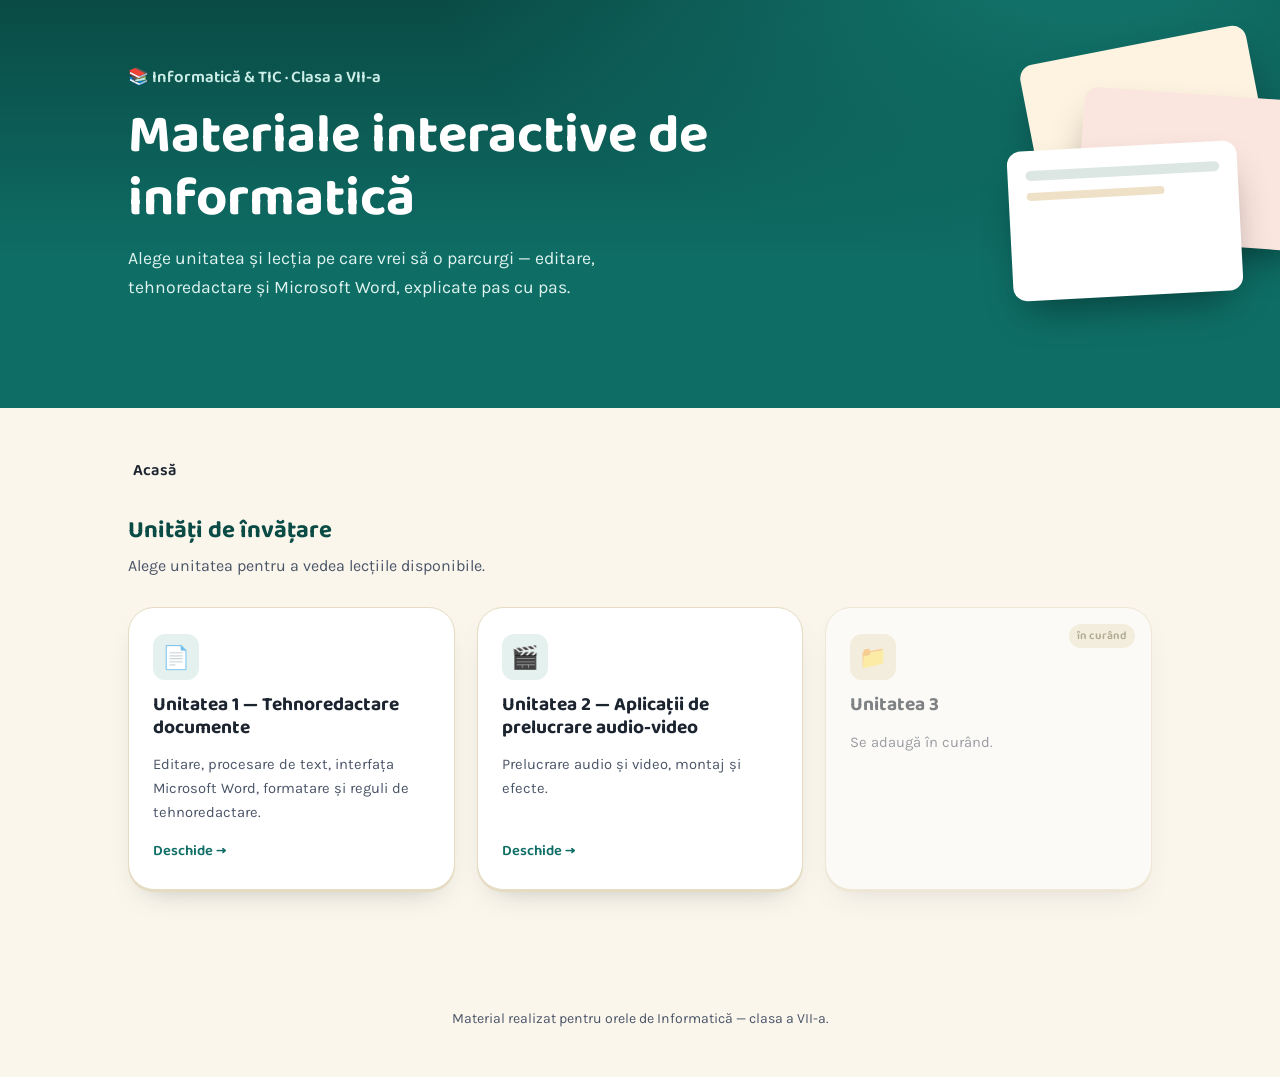
<file: index.html>
<!DOCTYPE html>
<html lang="ro">
<head>
<meta charset="UTF-8">
<meta name="viewport" content="width=device-width, initial-scale=1.0">
<title>Informatică — Clasa a VII-a | Materiale interactive</title>
<link rel="stylesheet" href="style.css">
<style>
  .hero{
    position: relative;
    padding: 64px 0 90px;
    overflow: hidden;
    background:
      radial-gradient(1100px 500px at 85% -10%, #12786f 0%, transparent 60%),
      linear-gradient(180deg, var(--teal-dark), var(--teal) 65%);
    color: #fff;
  }
  .hero .container{ position:relative; z-index:2; }
  .hero .eyebrow{
    font-family:'Baloo 2',sans-serif; font-weight:600; color:#cdeee8;
    display:flex; align-items:center; gap:.6em; margin-bottom:14px; font-size:1.05rem;
  }
  .hero h1{ color:#fff; font-size: clamp(2.1rem, 5vw, 3.4rem); max-width: 18ch; }
  .hero p.lead{ color:#dff2ee; max-width:52ch; font-size:1.1rem; margin-top:14px;}
  .deck{
    position:absolute; right: -30px; top: 34px; width: 340px; height:280px;
    z-index:1; pointer-events:none;
  }
  .deck .slide{
    position:absolute; width:230px; height:150px; border-radius:14px;
    background:#fff; box-shadow: 0 20px 40px -14px rgba(0,0,0,.45);
  }
  .deck .slide.s1{ transform: rotate(-11deg); top:10px; left:60px; background:#fef3e0; }
  .deck .slide.s2{ transform: rotate(4deg); top:60px; left:110px; background:#fbe6df; }
  .deck .slide.s3{ transform: rotate(-3deg); top:112px; left:40px; background:#ffffff; }
  .deck .slide.s3::before{
    content:""; position:absolute; left:18px; top:20px; right:18px; height:10px; border-radius:6px; background:#dce7e4;
  }
  .deck .slide.s3::after{
    content:""; position:absolute; left:18px; top:42px; width:60%; height:8px; border-radius:6px; background:#eee1c8;
  }
  .stage{ padding: 46px 0 90px; }
  .crumbs{
    display:flex; align-items:center; flex-wrap:wrap; gap:.4em;
    font-family:'Baloo 2',sans-serif; font-weight:600; color: var(--ink-soft);
    margin-bottom: 30px; font-size:1.02rem;
  }
  .crumbs button{
    background:none; border:none; cursor:pointer; font: inherit; color: var(--teal);
    padding: .2em .3em;
  }
  .crumbs button:disabled{ color: var(--ink); cursor:default; }
  .crumbs .sep{ color:#c9c0a6; }
  .panel{ display:none; }
  .panel.active{ display:block; animation: fade .35s ease; }
  @keyframes fade{ from{opacity:0; transform:translateY(6px);} to{opacity:1; transform:none;} }
  .grid{ display:grid; grid-template-columns: repeat(auto-fill, minmax(260px,1fr)); gap:22px; }
  .tile{
    background: var(--card); border:1px solid var(--line); border-radius: var(--radius-l);
    padding: 26px 24px; box-shadow: var(--shadow-card);
    cursor:pointer; text-align:left; font: inherit; color: inherit;
    display:flex; flex-direction:column; gap:14px; min-height: 168px;
    transition: transform .18s ease, box-shadow .18s ease;
    position: relative;
  }
  .tile:not(.locked):hover{ transform: translateY(-4px); box-shadow: 0 20px 34px -18px rgba(28,36,48,.4); }
  .tile .icon{
    width:46px;height:46px;border-radius:12px; display:flex;align-items:center;justify-content:center;
    background: var(--teal-tint); color:var(--teal); font-size:1.4rem;
  }
  .tile h3{ font-size:1.2rem; color: var(--ink); }
  .tile p{ font-size:.92rem; color: var(--ink-soft); margin:0; }
  .tile .go{ margin-top:auto; font-family:'Baloo 2',sans-serif; font-weight:600; color: var(--teal); font-size:.92rem; display:flex; align-items:center; gap:.4em;}
  .tile.locked{ opacity:.55; cursor:not-allowed; }
  .tile.locked .icon{ background:#eee6d3; color:#a99c78; }
  .tile.locked .badge-soon{
    position:absolute; top:16px; right:16px; font-family:'Baloo 2',sans-serif; font-size:.72rem;
    background:#eee6d3; color:#7a6d4d; padding:.25em .7em; border-radius:999px; font-weight:600;
  }
  .section-title{ margin-bottom: 8px; }
  .section-sub{ color: var(--ink-soft); margin-bottom: 28px; }
  footer{ padding: 30px 0 50px; text-align:center; color: var(--ink-soft); font-size:.88rem; }
</style>
</head>
<body>

<header class="hero">
  <div class="container">
    <div class="eyebrow">📚 Informatică &amp; TIC · Clasa a VII-a</div>
    <h1>Materiale interactive de informatică</h1>
    <p class="lead">Alege unitatea și lecția pe care vrei să o parcurgi — editare, tehnoredactare și Microsoft Word, explicate pas cu pas.</p>
  </div>
  <div class="deck" aria-hidden="true">
    <div class="slide s1"></div>
    <div class="slide s2"></div>
    <div class="slide s3"></div>
  </div>
</header>

<main class="stage">
  <div class="container">
    <nav class="crumbs" id="crumbs"></nav>

    <section class="panel active" id="panel-units">
      <h2 class="section-title">Unități de învățare</h2>
      <p class="section-sub">Alege unitatea pentru a vedea lecțiile disponibile.</p>
      <div class="grid" id="grid-units"></div>
    </section>

    <section class="panel" id="panel-lessons">
      <h2 class="section-title" id="lessons-title">Lecții</h2>
      <p class="section-sub">Deschide prezentarea interactivă a lecției.</p>
      <div class="grid" id="grid-lessons"></div>
    </section>
  </div>
</main>

<footer>Material realizat pentru orele de Informatică — clasa a VII-a.</footer>

<script>
  const UNITS = [
    {
      id: "u1",
      name: "Unitatea 1 — Tehnoredactare documente",
      icon: "📄",
      desc: "Editare, procesare de text, interfața Microsoft Word, formatare și reguli de tehnoredactare.",
      ready: true,
      lessons: [
        {
          id: "l1",
          name: "Tehnoredactare documente & Microsoft Word",
          icon: "▶️",
          desc: "De la editare la tehnoredactare: procesoare de text, interfața Word, gestionarea fișierelor, formatare și proiectul rebus.",
          ready: true,
          href: "unitatea1-tehnoredactare.html"
        },
       {
          id: "l2",
          name: "Cerințe",
          icon: "📋",
          desc: "Cerințele proiectului cu indicii.",
          ready: true,
          href: "Cerinte_Proiect_Cu_Indicii.html"
        }
        ,
{
  id: "l3",
  name: "Cerințe proiect școala 23",
  icon: "✅",
  desc: "Checklist interactiv: marchează fiecare cerință a proiectului Word pe măsură ce o realizezi.",
  ready: true,
  href: "assets/proiect-word-clasa-7.html"
},
        {
  id: "l4",
  name: "Joc",
  icon: "🎮",
  desc: "Joacă jocul legat de Microsoft Word.",
  ready: true,
  href: "joc-word.html"
}
      ]
    },
    {
  id: "u2",
  name: "Unitatea 2 — Aplicații de prelucrare audio-video",
  icon: "🎬",
  desc: "Prelucrare audio și video, montaj și efecte.",
  ready: true,
  lessons: [
    {
      id: "l1",
      name: "Prelucrare audio-video",
      icon: "🎞️",
      desc: "Teorie despre prelucrarea materialelor audio-video și modificările practice care pot fi făcute (tăieri, efecte, montaj).",
      ready: true,
      href: "atelier-de-montaj.html"
    }
  ]
},
    { id: "u3", name: "Unitatea 3", icon: "📁", desc: "Se adaugă în curând.", ready: false, lessons: [] }
  ];

  let state = { unitId: null };
  const crumbsEl = document.getElementById('crumbs');
  const panelUnits = document.getElementById('panel-units');
  const panelLessons = document.getElementById('panel-lessons');

  function showPanel(name){
    [panelUnits, panelLessons].forEach(p => p.classList.remove('active'));
    if(name === 'units') panelUnits.classList.add('active');
    if(name === 'lessons') panelLessons.classList.add('active');
    renderCrumbs();
    window.scrollTo({top: 0, behavior:'smooth'});
  }

  function renderCrumbs(){
    const unit = UNITS.find(u => u.id === state.unitId);
    let html = `<button ${!state.unitId ? 'disabled' : ''} onclick="goHome()">Acasă</button>`;
    if(unit) html += `<span class="sep">›</span><button disabled>${unit.name}</button>`;
    crumbsEl.innerHTML = html;
  }

  function tileHTML(item, onclickName, arg){
    const locked = item.ready === false;
    return `
      <button class="tile ${locked ? 'locked' : ''}" ${locked ? 'disabled' : `onclick="${onclickName}('${arg}')"`}>
        ${locked ? '<span class="badge-soon">în curând</span>' : ''}
        <div class="icon">${item.icon || '📘'}</div>
        <h3>${item.name}</h3>
        <p>${item.desc || ''}</p>
        ${!locked ? '<span class="go">Deschide →</span>' : ''}
      </button>`;
  }

  function renderUnits(){
    document.getElementById('grid-units').innerHTML =
      UNITS.map(u => tileHTML(u, 'goUnit', u.id)).join('');
  }

  window.goHome = function(){ state = { unitId: null }; showPanel('units'); }

  window.goUnit = function(unitId){
    state.unitId = unitId;
    const unit = UNITS.find(u => u.id === unitId);
    document.getElementById('lessons-title').textContent = unit.name + ' — Lecții';
    document.getElementById('grid-lessons').innerHTML =
      (unit.lessons && unit.lessons.length)
        ? unit.lessons.map(l => {
            if(l.ready){
              return `<a class="tile" href="${l.href}">
                <div class="icon">${l.icon || '▶️'}</div>
                <h3>${l.name}</h3>
                <p>${l.desc || ''}</p>
                <span class="go">Deschide lecția →</span>
              </a>`;
            }
            return tileHTML(l, '', '');
          }).join('')
        : `<p>Lecțiile pentru această unitate se adaugă în curând.</p>`;
    showPanel('lessons');
  }

  renderUnits();
  renderCrumbs();
</script>
</body>
</html>
</file>
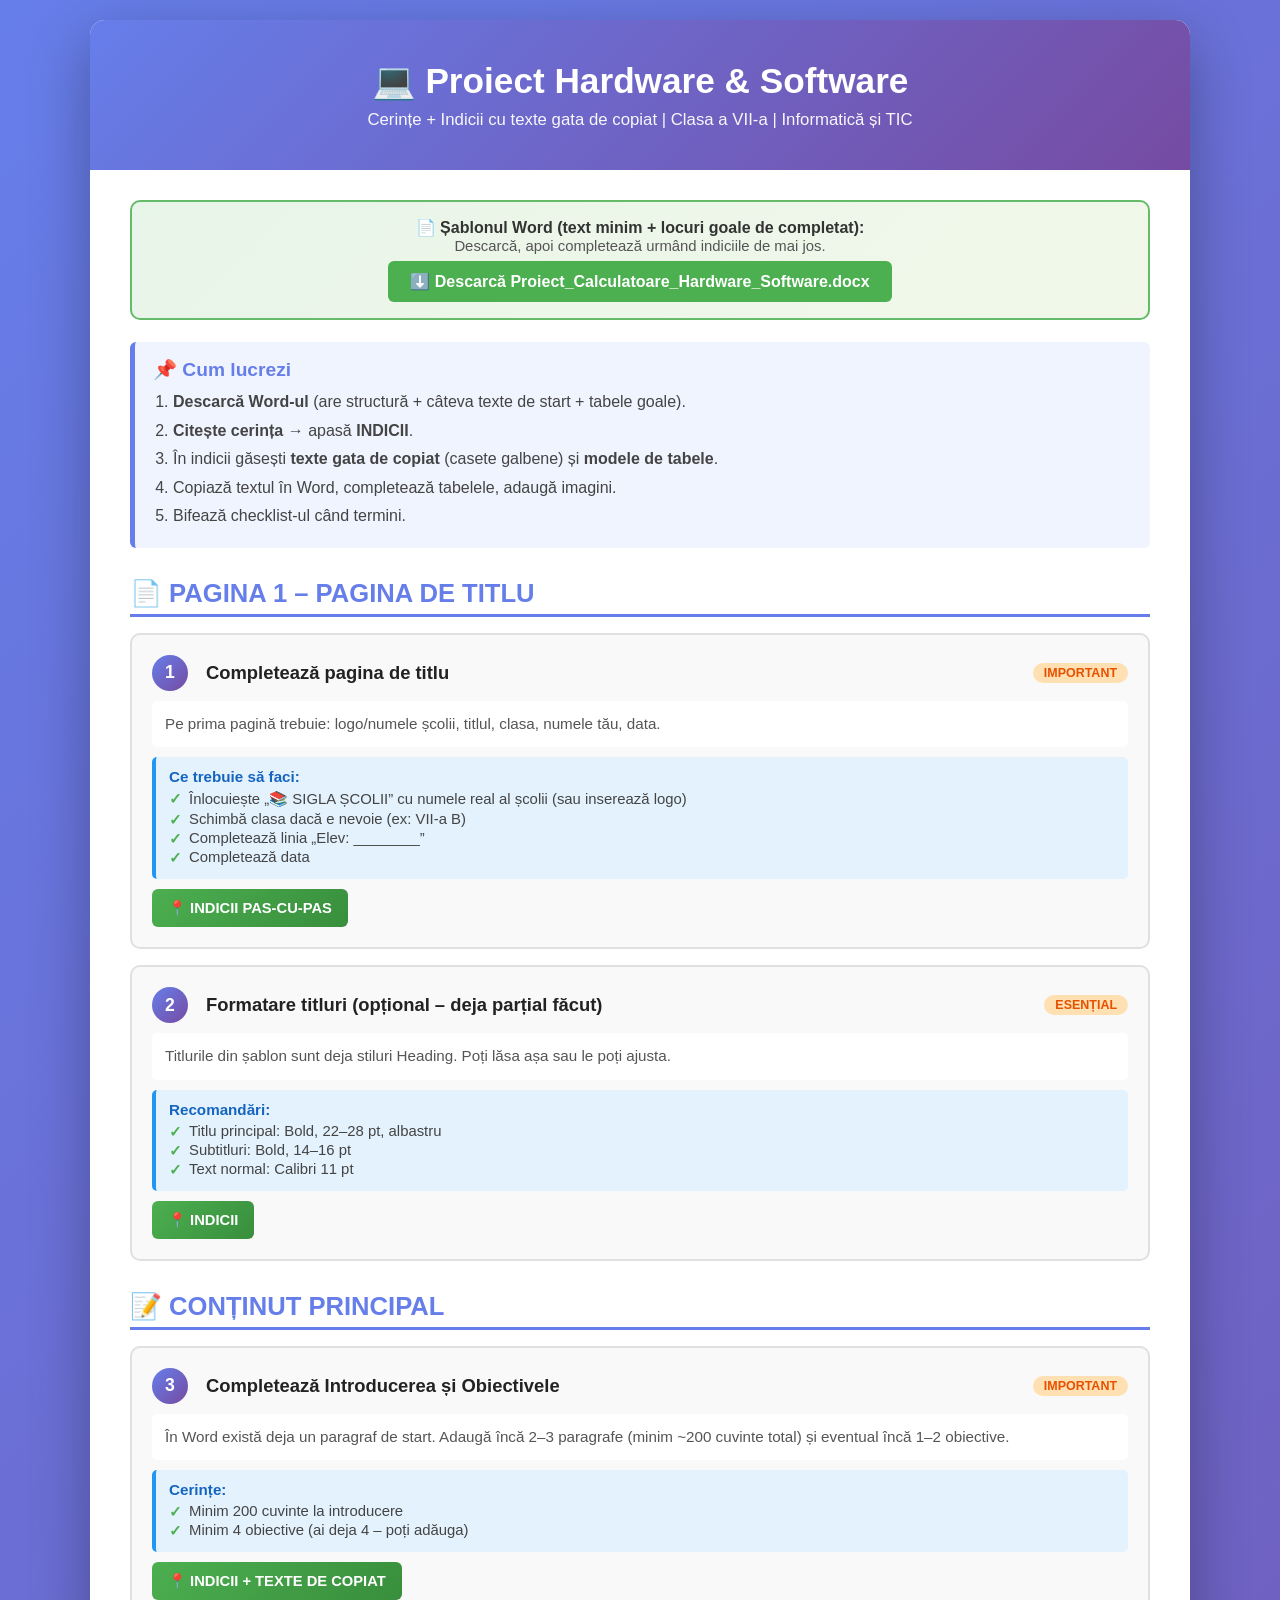
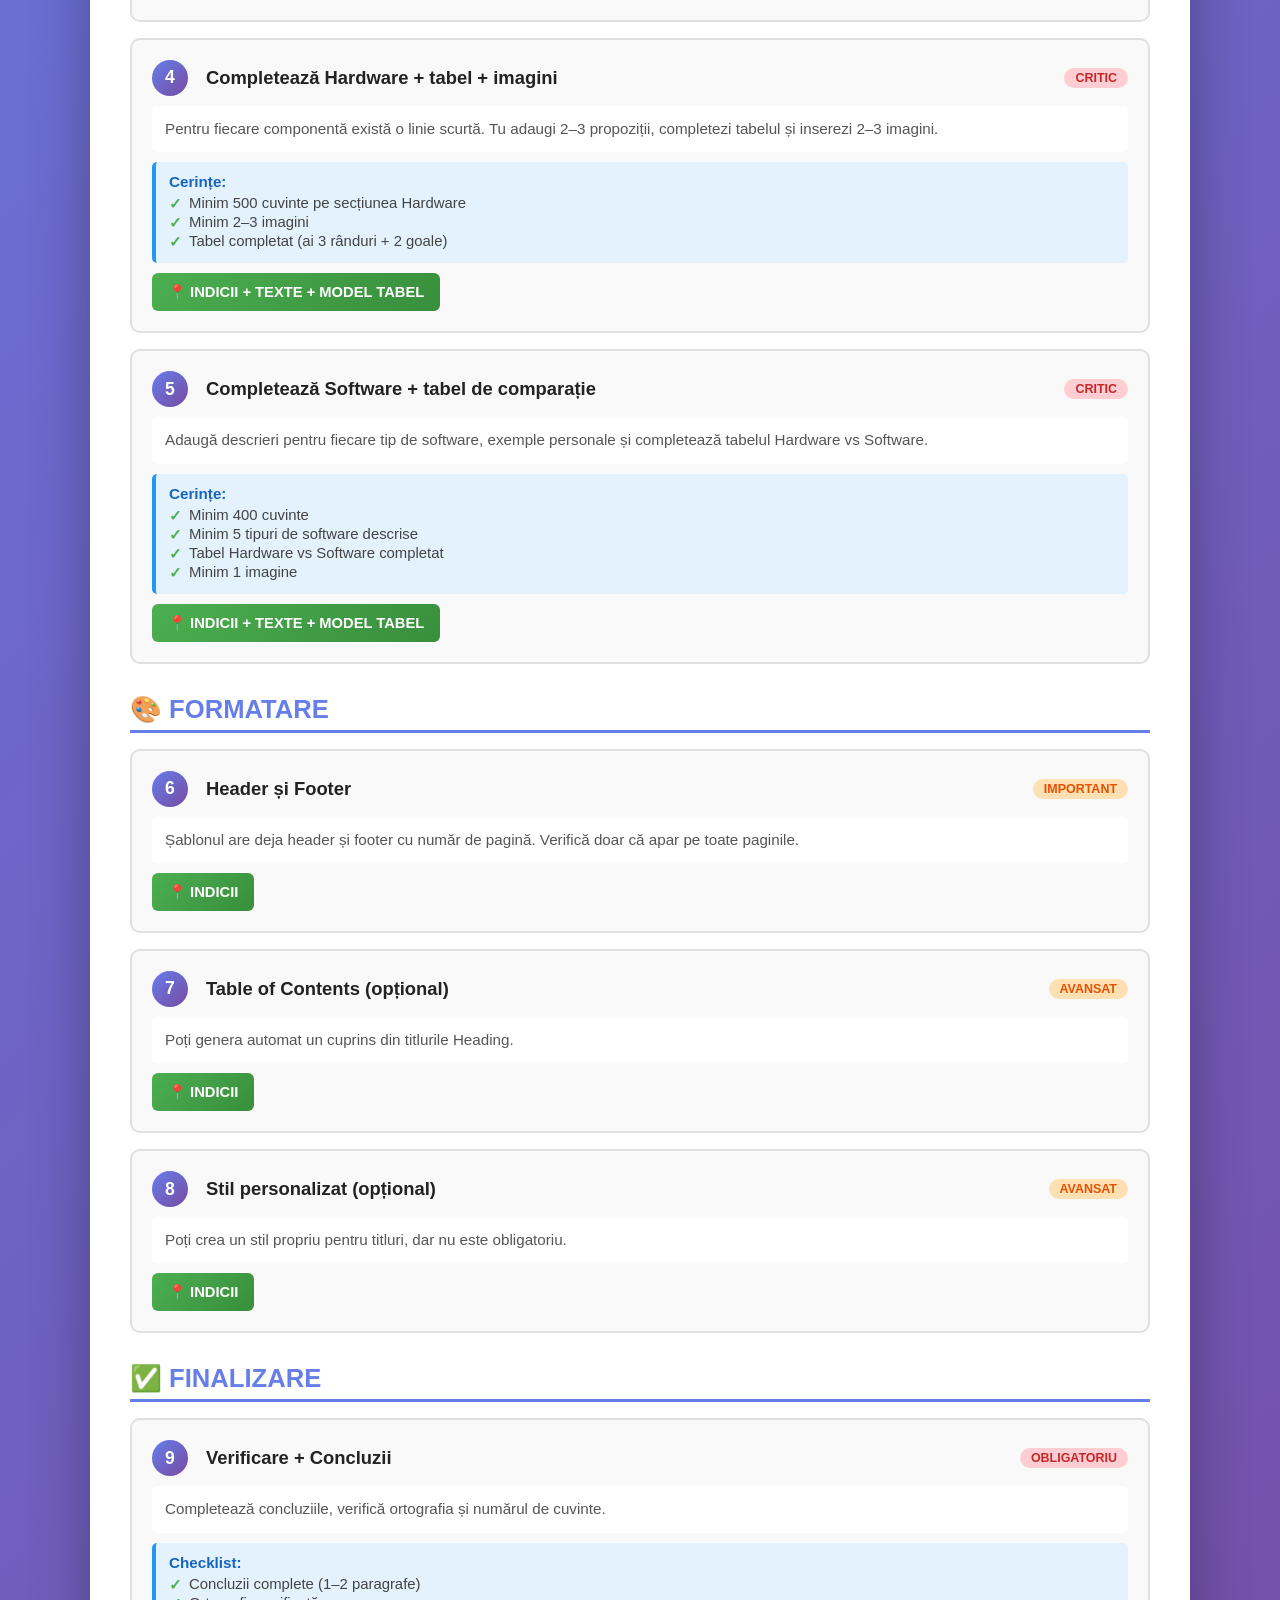
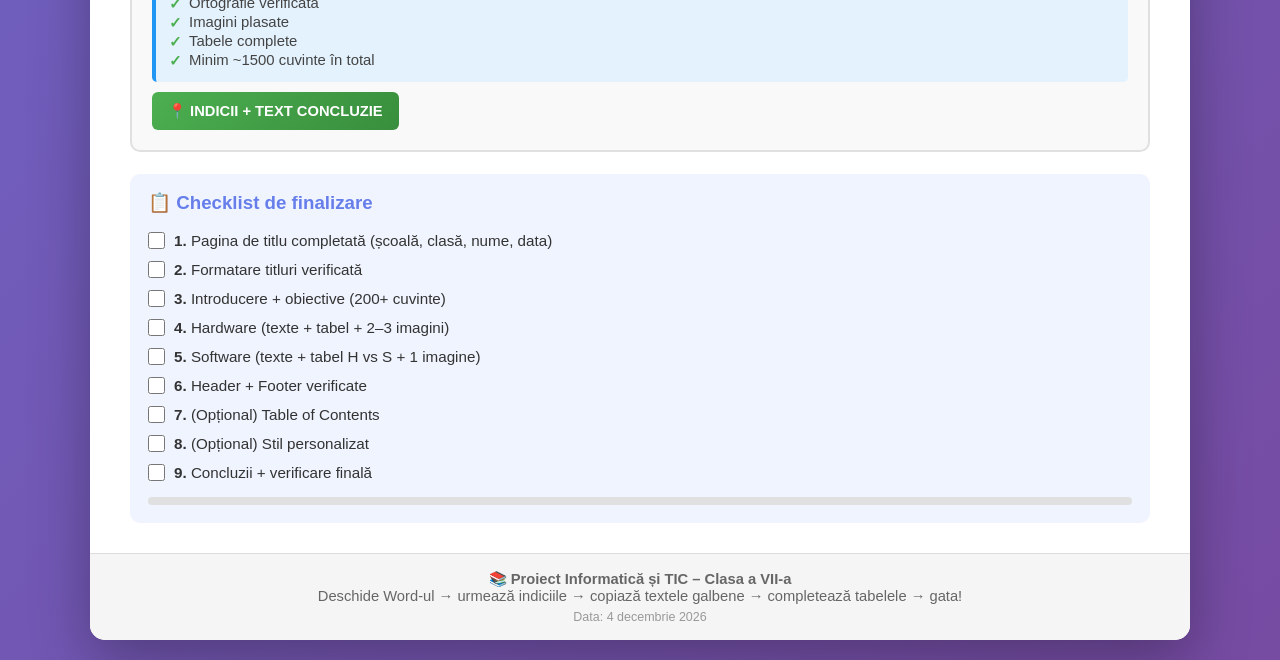
<file: Cerinte_Proiect_Cu_Indicii.html>
<!DOCTYPE html>
<html lang="ro">
<head>
    <meta charset="UTF-8">
    <meta name="viewport" content="width=device-width, initial-scale=1.0">
    <title>Proiect Hardware & Software – Cerințe + Indicii | Clasa a VII-a</title>
    <style>
        * { margin: 0; padding: 0; box-sizing: border-box; }
        body {
            font-family: 'Segoe UI', Tahoma, Geneva, Verdana, sans-serif;
            background: linear-gradient(135deg, #667eea 0%, #764ba2 100%);
            min-height: 100vh;
            padding: 20px;
            color: #333;
        }
        .container {
            max-width: 1100px;
            margin: 0 auto;
            background: white;
            border-radius: 15px;
            box-shadow: 0 20px 60px rgba(0,0,0,0.3);
            overflow: hidden;
        }
        .header {
            background: linear-gradient(135deg, #667eea 0%, #764ba2 100%);
            color: white;
            padding: 40px 30px;
            text-align: center;
        }
        .header h1 { font-size: 2.2em; margin-bottom: 8px; }
        .header p { font-size: 1.05em; opacity: 0.95; }
        .content { padding: 30px 40px; }
        .info-box {
            background: #f0f4ff;
            border-left: 5px solid #667eea;
            padding: 16px 18px;
            margin-bottom: 24px;
            border-radius: 6px;
        }
        .info-box h2 { color: #667eea; margin-bottom: 8px; font-size: 1.2em; }
        .info-box ol { margin-left: 20px; margin-top: 6px; }
        .info-box li { line-height: 1.6; color: #444; margin-bottom: 3px; }
        .section-title {
            font-size: 1.6em;
            color: #667eea;
            margin: 30px 0 16px;
            padding-bottom: 6px;
            border-bottom: 3px solid #667eea;
        }
        .cerinta-card {
            background: #f9f9f9;
            border: 2px solid #e0e0e0;
            border-radius: 10px;
            padding: 20px;
            margin-bottom: 16px;
            transition: all 0.25s ease;
        }
        .cerinta-card:hover {
            border-color: #667eea;
            box-shadow: 0 5px 15px rgba(102,126,234,0.12);
        }
        .cerinta-header {
            display: flex;
            justify-content: space-between;
            align-items: center;
            margin-bottom: 10px;
            flex-wrap: wrap;
            gap: 6px;
        }
        .cerinta-number {
            background: linear-gradient(135deg, #667eea, #764ba2);
            color: white;
            width: 36px; height: 36px;
            border-radius: 50%;
            display: flex; align-items: center; justify-content: center;
            font-weight: bold; font-size: 1.1em;
            flex-shrink: 0;
        }
        .cerinta-title {
            flex: 1;
            margin-left: 12px;
            font-size: 1.15em;
            color: #222;
            font-weight: 600;
        }
        .cerinta-importance {
            background: #ffe0b2;
            color: #e65100;
            padding: 3px 11px;
            border-radius: 20px;
            font-size: 0.78em;
            font-weight: 600;
        }
        .cerinta-importance.critic { background: #ffcdd2; color: #c62828; }
        .cerinta-description {
            background: white;
            padding: 11px 13px;
            border-radius: 5px;
            margin-bottom: 10px;
            line-height: 1.6;
            color: #555;
            font-size: 0.95em;
        }
        .cerinta-requirements {
            background: #e3f2fd;
            padding: 11px 13px;
            border-radius: 5px;
            margin-bottom: 10px;
            border-left: 4px solid #2196F3;
        }
        .cerinta-requirements strong { display: block; color: #1565C0; margin-bottom: 5px; font-size: 0.95em; }
        .cerinta-requirements ul { list-style: none; padding-left: 0; }
        .cerinta-requirements li {
            padding-left: 20px;
            position: relative;
            margin-bottom: 3px;
            color: #444;
            font-size: 0.93em;
        }
        .cerinta-requirements li:before {
            content: "✓";
            position: absolute;
            left: 0;
            color: #4CAF50;
            font-weight: bold;
        }
        .btn-indicii {
            background: linear-gradient(135deg, #4CAF50, #388E3C);
            color: white;
            border: none;
            padding: 10px 16px;
            border-radius: 6px;
            cursor: pointer;
            font-size: 0.92em;
            font-weight: 600;
            transition: all 0.25s ease;
        }
        .btn-indicii:hover {
            transform: translateY(-2px);
            box-shadow: 0 4px 12px rgba(76,175,80,0.35);
        }
        .btn-indicii.active {
            background: linear-gradient(135deg, #d32f2f, #b71c1c);
        }
        .indicii-container {
            display: none;
            background: #f1f8e9;
            border: 2px solid #66BB6A;
            border-radius: 8px;
            padding: 16px;
            margin-top: 12px;
            animation: slideDown 0.3s ease;
        }
        .indicii-container.show { display: block; }
        @keyframes slideDown {
            from { opacity: 0; transform: translateY(-8px); }
            to { opacity: 1; transform: translateY(0); }
        }
        .step {
            background: white;
            padding: 11px 13px;
            margin-bottom: 9px;
            border-radius: 5px;
            border-left: 4px solid #4CAF50;
        }
        .step-number {
            background: #4CAF50;
            color: white;
            width: 24px; height: 24px;
            border-radius: 50%;
            display: inline-flex;
            align-items: center; justify-content: center;
            font-weight: bold;
            font-size: 0.85em;
            margin-right: 7px;
        }
        .step strong { color: #2e7d32; }
        .step code {
            background: #f5f5f5;
            padding: 1px 5px;
            border-radius: 3px;
            font-family: 'Courier New', monospace;
            color: #c62828;
            font-size: 0.88em;
        }
        .step-content {
            margin-top: 5px;
            margin-left: 31px;
            color: #555;
            line-height: 1.5;
            font-size: 0.93em;
        }
        .copy-box {
            background: #fffde7;
            border: 1px dashed #f9a825;
            border-radius: 6px;
            padding: 11px 13px;
            margin-top: 7px;
            margin-left: 31px;
            font-size: 0.9em;
            line-height: 1.55;
            color: #5d4037;
            white-space: pre-wrap;
        }
        .copy-box .label {
            display: block;
            font-weight: 700;
            color: #e65100;
            margin-bottom: 4px;
            font-size: 0.85em;
        }
        .table-model {
            width: 100%;
            border-collapse: collapse;
            margin-top: 8px;
            font-size: 0.85em;
            background: white;
        }
        .table-model th {
            background: #1F4E78;
            color: white;
            padding: 7px 9px;
            text-align: left;
        }
        .table-model td {
            padding: 6px 9px;
            border: 1px solid #ccc;
        }
        .table-model tr:nth-child(even) { background: #f5f9fc; }
        .tip {
            background: #fff8e1;
            border-left: 4px solid #ffc107;
            padding: 9px 12px;
            border-radius: 5px;
            margin-top: 9px;
            color: #6d4c00;
            font-size: 0.9em;
        }
        .warning {
            background: #fce4ec;
            border-left: 4px solid #e53935;
            padding: 9px 12px;
            border-radius: 5px;
            margin-top: 9px;
            color: #b71c1c;
            font-size: 0.9em;
        }
        .checklist {
            background: #f0f4ff;
            padding: 18px;
            border-radius: 10px;
            margin-top: 22px;
        }
        .checklist h3 { color: #667eea; margin-bottom: 12px; }
        .checklist-item {
            display: flex;
            align-items: center;
            padding: 6px 0;
        }
        .checklist-item input {
            margin-right: 9px;
            width: 17px; height: 17px;
            cursor: pointer;
        }
        .checklist-item label { cursor: pointer; flex: 1; font-size: 0.95em; }
        .progress-bar {
            background: #e0e0e0;
            height: 8px;
            border-radius: 10px;
            overflow: hidden;
            margin-top: 10px;
        }
        .progress-fill {
            background: linear-gradient(90deg, #4CAF50, #81C784);
            height: 100%;
            width: 0%;
            transition: width 0.3s ease;
        }
        .footer {
            background: #f5f5f5;
            padding: 16px;
            text-align: center;
            color: #666;
            border-top: 1px solid #ddd;
            font-size: 0.92em;
        }
        .download-box {
            background: linear-gradient(135deg, #e8f5e9, #f1f8e9);
            border: 2px solid #66BB6A;
            border-radius: 10px;
            padding: 16px;
            margin-bottom: 22px;
            text-align: center;
        }
        .download-box a {
            display: inline-block;
            background: #4CAF50;
            color: white;
            padding: 11px 22px;
            border-radius: 6px;
            text-decoration: none;
            font-weight: 600;
            margin-top: 6px;
        }
        .download-box a:hover { background: #388E3C; }
        @media (max-width: 700px) {
            .header h1 { font-size: 1.6em; }
            .content { padding: 18px; }
            .cerinta-title { margin-left: 0; margin-top: 5px; }
        }
    </style>
</head>
<body>
<div class="container">
    <div class="header">
        <h1>💻 Proiect Hardware & Software</h1>
        <p>Cerințe + Indicii cu texte gata de copiat | Clasa a VII-a | Informatică și TIC</p>
    </div>

    <div class="content">

        <div class="download-box">
            <strong>📄 Șablonul Word (text minim + locuri goale de completat):</strong><br>
            <span style="color:#555; font-size:0.93em;">Descarcă, apoi completează urmând indiciile de mai jos.</span><br>
            <a href="assets/Proiect_Calculatoare_Hardware_Software.docx" download>
  ⬇️ Descarcă Proiect_Calculatoare_Hardware_Software.docx
</a>
        </div>

        <div class="info-box">
            <h2>📌 Cum lucrezi</h2>
            <ol>
                <li><strong>Descarcă Word-ul</strong> (are structură + câteva texte de start + tabele goale).</li>
                <li><strong>Citește cerința</strong> → apasă <strong>INDICII</strong>.</li>
                <li>În indicii găsești <strong>texte gata de copiat</strong> (casete galbene) și <strong>modele de tabele</strong>.</li>
                <li>Copiază textul în Word, completează tabelele, adaugă imagini.</li>
                <li>Bifează checklist-ul când termini.</li>
            </ol>
        </div>

        <!-- ========== PAGINA TITLU ========== -->
        <h2 class="section-title">📄 PAGINA 1 – PAGINA DE TITLU</h2>

        <div class="cerinta-card">
            <div class="cerinta-header">
                <div class="cerinta-number">1</div>
                <div class="cerinta-title">Completează pagina de titlu</div>
                <div class="cerinta-importance">IMPORTANT</div>
            </div>
            <div class="cerinta-description">
                Pe prima pagină trebuie: logo/numele școlii, titlul, clasa, numele tău, data.
            </div>
            <div class="cerinta-requirements">
                <strong>Ce trebuie să faci:</strong>
                <ul>
                    <li>Înlocuiește „📚 SIGLA ȘCOLII” cu numele real al școlii (sau inserează logo)</li>
                    <li>Schimbă clasa dacă e nevoie (ex: VII-a B)</li>
                    <li>Completează linia „Elev: ________”</li>
                    <li>Completează data</li>
                </ul>
            </div>
            <button class="btn-indicii" onclick="toggleIndicii(this)">📍 INDICII PAS-CU-PAS</button>
            <div class="indicii-container">
                <div class="step">
                    <span class="step-number">1</span>
                    <strong>Click pe „📚 SIGLA ȘCOLII”</strong>
                    <div class="step-content">Șterge textul și scrie numele școlii.</div>
                    <div class="copy-box"><span class="label">EXEMPLE (copiază și adaptează):</span>Liceul Teoretic „Mihai Eminescu”
Colegiul Național „…”
Școala Gimnazială Nr. …</div>
                </div>
                <div class="step">
                    <span class="step-number">2</span>
                    <strong>(Opțional) Logo</strong>
                    <div class="step-content"><code>Insert → Pictures → This Device</code> → alege logo-ul → redimensionează ținând Shift.</div>
                </div>
                <div class="step">
                    <span class="step-number">3</span>
                    <strong>Completează numele și data</strong>
                    <div class="copy-box"><span class="label">EXEMPLE:</span>Elev: Popescu Andrei
Data: 15 septembrie 2026</div>
                </div>
            </div>
        </div>

        <div class="cerinta-card">
            <div class="cerinta-header">
                <div class="cerinta-number">2</div>
                <div class="cerinta-title">Formatare titluri (opțional – deja parțial făcut)</div>
                <div class="cerinta-importance">ESENȚIAL</div>
            </div>
            <div class="cerinta-description">
                Titlurile din șablon sunt deja stiluri Heading. Poți lăsa așa sau le poți ajusta.
            </div>
            <div class="cerinta-requirements">
                <strong>Recomandări:</strong>
                <ul>
                    <li>Titlu principal: Bold, 22–28 pt, albastru</li>
                    <li>Subtitluri: Bold, 14–16 pt</li>
                    <li>Text normal: Calibri 11 pt</li>
                </ul>
            </div>
            <button class="btn-indicii" onclick="toggleIndicii(this)">📍 INDICII</button>
            <div class="indicii-container">
                <div class="step">
                    <span class="step-number">1</span>
                    <strong>Selectează un titlu → Home → Styles → Heading 1 sau Heading 2</strong>
                </div>
                <div class="tip">💡 Header-ul și numerotarea paginilor sunt deja pe toate paginile.</div>
            </div>
        </div>

        <!-- ========== CONȚINUT ========== -->
        <h2 class="section-title">📝 CONȚINUT PRINCIPAL</h2>

        <div class="cerinta-card">
            <div class="cerinta-header">
                <div class="cerinta-number">3</div>
                <div class="cerinta-title">Completează Introducerea și Obiectivele</div>
                <div class="cerinta-importance">IMPORTANT</div>
            </div>
            <div class="cerinta-description">
                În Word există deja un paragraf de start. Adaugă încă 2–3 paragrafe (minim ~200 cuvinte total) și eventual încă 1–2 obiective.
            </div>
            <div class="cerinta-requirements">
                <strong>Cerințe:</strong>
                <ul>
                    <li>Minim 200 cuvinte la introducere</li>
                    <li>Minim 4 obiective (ai deja 4 – poți adăuga)</li>
                </ul>
            </div>
            <button class="btn-indicii" onclick="toggleIndicii(this)">📍 INDICII + TEXTE DE COPIAT</button>
            <div class="indicii-container">
                <div class="step">
                    <span class="step-number">1</span>
                    <strong>Mergi la secțiunea INTRODUCERE</strong>
                    <div class="step-content">Șterge textul gri dintre [paranteze] și lipește textele de mai jos.</div>
                </div>
                <div class="step">
                    <span class="step-number">2</span>
                    <strong>Texte gata de copiat pentru introducere</strong>
                    <div class="copy-box"><span class="label">PARAGRAF 1 (copiază):</span>În zilele noastre, calculatoarele fac parte din viața noastră de zi cu zi. Le folosim la școală pentru a învăța, acasă pentru a ne juca sau a vorbi cu prietenii. Dar te-ai întrebat vreodată cum funcționează un calculator? Ce se află înăuntrul lui?</div>
                    <div class="copy-box"><span class="label">PARAGRAF 2 (copiază):</span>Acest proiect ne ajută să înțelegem cele două părți esențiale: hardware-ul (componentele fizice pe care le putem atinge) și software-ul (programele care spun hardware-ului ce să facă). Fără una dintre aceste părți, calculatorul nu ar putea funcționa.</div>
                    <div class="copy-box"><span class="label">PARAGRAF 3 (copiază):</span>Vom descoperi ce face procesorul, de ce avem nevoie de memorie RAM, cum stochează datele un disc SSD și ce rol are sistemul de operare. Cunoștințele dobândite ne ajută să fim mai conștienți de tehnologia din jurul nostru.</div>
                </div>
                <div class="step">
                    <span class="step-number">3</span>
                    <strong>Obiective suplimentare (opțional)</strong>
                    <div class="copy-box"><span class="label">POȚI ADĂUGA:</span>5. Să realizăm un tabel comparativ între componente.
6. Să identificăm specificațiile calculatorului personal.</div>
                </div>
            </div>
        </div>

        <div class="cerinta-card">
            <div class="cerinta-header">
                <div class="cerinta-number">4</div>
                <div class="cerinta-title">Completează Hardware + tabel + imagini</div>
                <div class="cerinta-importance critic">CRITIC</div>
            </div>
            <div class="cerinta-description">
                Pentru fiecare componentă există o linie scurtă. Tu adaugi 2–3 propoziții, completezi tabelul și inserezi 2–3 imagini.
            </div>
            <div class="cerinta-requirements">
                <strong>Cerințe:</strong>
                <ul>
                    <li>Minim 500 cuvinte pe secțiunea Hardware</li>
                    <li>Minim 2–3 imagini</li>
                    <li>Tabel completat (ai 3 rânduri + 2 goale)</li>
                </ul>
            </div>
            <button class="btn-indicii" onclick="toggleIndicii(this)">📍 INDICII + TEXTE + MODEL TABEL</button>
            <div class="indicii-container">
                <div class="step">
                    <span class="step-number">1</span>
                    <strong>Texte de copiat pentru fiecare componentă</strong>
                    <div class="copy-box"><span class="label">CPU:</span>Procesorul este „creierul” calculatorului. El execută toate instrucțiunile primite de la programe. Viteza se măsoară în gigaherți (GHz). Procesoarele moderne au mai multe nuclee, astfel pot lucra la mai multe sarcini în același timp. Exemple: Intel Core i5/i7, AMD Ryzen 5/7.</div>
                    <div class="copy-box"><span class="label">RAM:</span>RAM-ul este memoria de lucru. Aici se stochează temporar datele și programele pe care le folosim acum. Cu cât avem mai multă RAM, cu atât putem deschide mai multe aplicații fără să încetinească sistemul. RAM-ul este volatil – datele se pierd când oprim calculatorul. Capacități uzuale: 8 GB, 16 GB, 32 GB.</div>
                    <div class="copy-box"><span class="label">HDD / SSD:</span>Aici se salvează permanent fișierele și programele. HDD-ul folosește discuri magnetice – este mai ieftin, dar mai lent. SSD-ul folosește memorie flash – este mult mai rapid, silentios și rezistent. Majoritatea calculatoarelor noi au SSD.</div>
                    <div class="copy-box"><span class="label">PLACA DE BAZĂ:</span>Placa de bază este „scheletul” calculatorului. Pe ea se montează procesorul, memoria RAM și se conectează toate celelalte componente. Ea asigură comunicarea între piese și alimentarea electrică.</div>
                    <div class="copy-box"><span class="label">GPU:</span>Placa video se ocupă de afișarea imaginilor pe ecran. Procesează grafica, animațiile și jocurile. Unele procesoare au placă video integrată, iar altele folosesc o placă dedicată, mai puternică, ideală pentru jocuri.</div>
                </div>
                <div class="step">
                    <span class="step-number">2</span>
                    <strong>Model tabel (completează rândurile goale din Word)</strong>
                    <table class="table-model">
                        <tr><th>Componentă</th><th>Funcție</th><th>Tip Memorie</th></tr>
                        <tr><td>CPU</td><td>Execută instrucțiuni</td><td>Cache intern</td></tr>
                        <tr><td>RAM</td><td>Stochează date temporare</td><td>Volatilă</td></tr>
                        <tr><td>SSD/HDD</td><td>Stochează permanent</td><td>Permanentă</td></tr>
                        <tr><td>Placa de bază</td><td>Conectează componentele</td><td>—</td></tr>
                        <tr><td>GPU</td><td>Procesează grafica</td><td>VRAM</td></tr>
                    </table>
                </div>
                <div class="step">
                    <span class="step-number">3</span>
                    <strong>Cum adaugi imagini</strong>
                    <div class="step-content">
                        Caută pe <strong>unsplash.com</strong> sau <strong>pixabay.com</strong>: „cpu”, „ram memory”, „ssd”.<br>
                        Descarcă → în Word: <code>Insert → Pictures → This Device</code>.
                    </div>
                </div>
                <div class="tip">💡 Cum afli specificațiile tale: Windows + I → System → About (Processor, RAM).</div>
            </div>
        </div>

        <div class="cerinta-card">
            <div class="cerinta-header">
                <div class="cerinta-number">5</div>
                <div class="cerinta-title">Completează Software + tabel de comparație</div>
                <div class="cerinta-importance critic">CRITIC</div>
            </div>
            <div class="cerinta-description">
                Adaugă descrieri pentru fiecare tip de software, exemple personale și completează tabelul Hardware vs Software.
            </div>
            <div class="cerinta-requirements">
                <strong>Cerințe:</strong>
                <ul>
                    <li>Minim 400 cuvinte</li>
                    <li>Minim 5 tipuri de software descrise</li>
                    <li>Tabel Hardware vs Software completat</li>
                    <li>Minim 1 imagine</li>
                </ul>
            </div>
            <button class="btn-indicii" onclick="toggleIndicii(this)">📍 INDICII + TEXTE + MODEL TABEL</button>
            <div class="indicii-container">
                <div class="step">
                    <span class="step-number">1</span>
                    <strong>Texte de copiat</strong>
                    <div class="copy-box"><span class="label">SISTEM DE OPERARE:</span>Sistemul de operare este cel mai important program. Gestionează memoria, procesorul, fișierele și dispozitivele. Fără el nu am putea rula niciun alt program. Exemple: Windows 10/11, macOS, Linux. Pe calculatorul meu este instalat: [scrie tu – ex. Windows 11 Home].</div>
                    <div class="copy-box"><span class="label">APLICAȚII:</span>Aplicațiile sunt programe pentru sarcini concrete: scriere documente, desen, muzică, jocuri. Exemple pe care le folosesc: Microsoft Word, Google Chrome, Spotify, Minecraft, Discord.</div>
                    <div class="copy-box"><span class="label">DRIVER-E:</span>Driverele permit sistemului de operare să comunice cu componentele hardware. Fără driver de placă video, ecranul nu ar afișa corect imaginile. Fără driver de imprimantă, nu am putea printa.</div>
                    <div class="copy-box"><span class="label">FIRMWARE:</span>Firmware-ul este software încorporat direct în hardware. Controlează funcțiile de bază. Un exemplu este BIOS-ul / UEFI de pe placa de bază, care pornește calculatorul și verifică componentele înainte de a încărca sistemul de operare.</div>
                    <div class="copy-box"><span class="label">SOFTWARE UTILITAR:</span>Aceste programe ajută la întreținerea calculatorului: antivirus (Windows Defender), curățare, backup (OneDrive, Google Drive). Ele protejează sistemul și îl mențin rapid.</div>
                </div>
                <div class="step">
                    <span class="step-number">2</span>
                    <strong>Model tabel Hardware vs Software (completează celulele goale din Word)</strong>
                    <table class="table-model">
                        <tr><th>Aspect</th><th>Hardware</th><th>Software</th></tr>
                        <tr><td>Natură</td><td>Fizic – se poate atinge</td><td>Logic – programe și instrucțiuni</td></tr>
                        <tr><td>Modificare</td><td>Greu de schimbat (piese noi)</td><td>Ușor de actualizat sau înlocuit</td></tr>
                        <tr><td>Cost</td><td>Mai scump</td><td>Adesea gratuit sau mai ieftin</td></tr>
                        <tr><td>Durabilitate</td><td>Se uzează în timp</td><td>Nu se uzează, dar poate deveni învechit</td></tr>
                        <tr><td>Rolul</td><td>Execută și stochează</td><td>Controlează și dă instrucțiuni</td></tr>
                    </table>
                </div>
                <div class="step">
                    <span class="step-number">3</span>
                    <strong>Imagine (opțional dar recomandat)</strong>
                    <div class="step-content">Apasă <code>Ctrl + Shift + Esc</code> (Task Manager) → screenshot cu <code>Win + Shift + S</code> → Inserează în Word.</div>
                </div>
            </div>
        </div>

        <!-- ========== FORMATARE ========== -->
        <h2 class="section-title">🎨 FORMATARE</h2>

        <div class="cerinta-card">
            <div class="cerinta-header">
                <div class="cerinta-number">6</div>
                <div class="cerinta-title">Header și Footer</div>
                <div class="cerinta-importance">IMPORTANT</div>
            </div>
            <div class="cerinta-description">
                Șablonul are deja header și footer cu număr de pagină. Verifică doar că apar pe toate paginile.
            </div>
            <button class="btn-indicii" onclick="toggleIndicii(this)">📍 INDICII</button>
            <div class="indicii-container">
                <div class="step">
                    <span class="step-number">1</span>
                    <strong>Deja setate în șablon</strong>
                    <div class="step-content">Header: „Informatică și TIC – Clasa a VII-a” | Footer: „Pagina X”</div>
                </div>
                <div class="step">
                    <span class="step-number">2</span>
                    <strong>Dacă vrei să modifici</strong>
                    <div class="step-content">Dublu-click pe header → editează → dublu-click în corp ca să ieși.</div>
                </div>
            </div>
        </div>

        <div class="cerinta-card">
            <div class="cerinta-header">
                <div class="cerinta-number">7</div>
                <div class="cerinta-title">Table of Contents (opțional)</div>
                <div class="cerinta-importance">AVANSAT</div>
            </div>
            <div class="cerinta-description">Poți genera automat un cuprins din titlurile Heading.</div>
            <button class="btn-indicii" onclick="toggleIndicii(this)">📍 INDICII</button>
            <div class="indicii-container">
                <div class="step">
                    <span class="step-number">1</span>
                    <strong>Insert → Table of Contents → Automatic Table</strong>
                </div>
                <div class="step">
                    <span class="step-number">2</span>
                    <strong>Actualizare: right-click pe cuprins → Update Field → Update entire table</strong>
                </div>
            </div>
        </div>

        <div class="cerinta-card">
            <div class="cerinta-header">
                <div class="cerinta-number">8</div>
                <div class="cerinta-title">Stil personalizat (opțional)</div>
                <div class="cerinta-importance">AVANSAT</div>
            </div>
            <div class="cerinta-description">Poți crea un stil propriu pentru titluri, dar nu este obligatoriu.</div>
            <button class="btn-indicii" onclick="toggleIndicii(this)">📍 INDICII</button>
            <div class="indicii-container">
                <div class="step">
                    <span class="step-number">1</span>
                    <strong>Home → Styles → New Style</strong>
                    <div class="copy-box"><span class="label">Setări:</span>Name: MeuHeading1
Font: Calibri | Size: 16 pt | Bold | Color: #1F4E78</div>
                </div>
            </div>
        </div>

        <!-- ========== FINAL ========== -->
        <h2 class="section-title">✅ FINALIZARE</h2>

        <div class="cerinta-card">
            <div class="cerinta-header">
                <div class="cerinta-number">9</div>
                <div class="cerinta-title">Verificare + Concluzii</div>
                <div class="cerinta-importance critic">OBLIGATORIU</div>
            </div>
            <div class="cerinta-description">
                Completează concluziile, verifică ortografia și numărul de cuvinte.
            </div>
            <div class="cerinta-requirements">
                <strong>Checklist:</strong>
                <ul>
                    <li>Concluzii complete (1–2 paragrafe)</li>
                    <li>Ortografie verificată</li>
                    <li>Imagini plasate</li>
                    <li>Tabele complete</li>
                    <li>Minim ~1500 cuvinte în total</li>
                </ul>
            </div>
            <button class="btn-indicii" onclick="toggleIndicii(this)">📍 INDICII + TEXT CONCLUZIE</button>
            <div class="indicii-container">
                <div class="step">
                    <span class="step-number">1</span>
                    <strong>Text de copiat pentru concluzii</strong>
                    <div class="copy-box"><span class="label">PARAGRAF 1:</span>Hardware-ul și software-ul sunt două laturi ale aceleiași monede. Unul fără celălalt nu poate funcționa. Hardware-ul oferă „corpul” calculatorului, iar software-ul îi dă „mintea” – instrucțiunile și programele.</div>
                    <div class="copy-box"><span class="label">PARAGRAF 2:</span>Prin acest proiect am învățat să recunoaștem componentele principale, să înțelegem rolul sistemului de operare și al aplicațiilor. Aceste cunoștințe ne ajută să fim utilizatori mai conștienți și mai competenți în era digitală.</div>
                </div>
                <div class="step">
                    <span class="step-number">2</span>
                    <strong>Verificare finală</strong>
                    <div class="step-content">
                        <code>Review → Spelling & Grammar</code> (sau F7)<br>
                        <code>Ctrl + S</code> pentru salvare<br>
                        (Opțional) File → Export → Create PDF
                    </div>
                </div>
            </div>
        </div>

        <div class="checklist">
            <h3>📋 Checklist de finalizare</h3>
            <div class="checklist-item"><input type="checkbox" id="c1"><label for="c1"><strong>1.</strong> Pagina de titlu completată (școală, clasă, nume, data)</label></div>
            <div class="checklist-item"><input type="checkbox" id="c2"><label for="c2"><strong>2.</strong> Formatare titluri verificată</label></div>
            <div class="checklist-item"><input type="checkbox" id="c3"><label for="c3"><strong>3.</strong> Introducere + obiective (200+ cuvinte)</label></div>
            <div class="checklist-item"><input type="checkbox" id="c4"><label for="c4"><strong>4.</strong> Hardware (texte + tabel + 2–3 imagini)</label></div>
            <div class="checklist-item"><input type="checkbox" id="c5"><label for="c5"><strong>5.</strong> Software (texte + tabel H vs S + 1 imagine)</label></div>
            <div class="checklist-item"><input type="checkbox" id="c6"><label for="c6"><strong>6.</strong> Header + Footer verificate</label></div>
            <div class="checklist-item"><input type="checkbox" id="c7"><label for="c7"><strong>7.</strong> (Opțional) Table of Contents</label></div>
            <div class="checklist-item"><input type="checkbox" id="c8"><label for="c8"><strong>8.</strong> (Opțional) Stil personalizat</label></div>
            <div class="checklist-item"><input type="checkbox" id="c9"><label for="c9"><strong>9.</strong> Concluzii + verificare finală</label></div>
            <div class="progress-bar"><div class="progress-fill" id="progressFill"></div></div>
        </div>
    </div>

    <div class="footer">
        <p><strong>📚 Proiect Informatică și TIC – Clasa a VII-a</strong></p>
        <p>Deschide Word-ul → urmează indiciile → copiază textele galbene → completează tabelele → gata!</p>
        <p style="margin-top:6px; font-size:0.85em; color:#999;">Data: <span id="today"></span></p>
    </div>
</div>

<script>
    document.getElementById('today').textContent = new Date().toLocaleDateString('ro-RO', {
        year: 'numeric', month: 'long', day: 'numeric'
    });
    function toggleIndicii(button) {
        const container = button.nextElementSibling;
        if (container.classList.contains('show')) {
            container.classList.remove('show');
            button.textContent = '📍 INDICII PAS-CU-PAS';
            button.classList.remove('active');
        } else {
            container.classList.add('show');
            button.textContent = '📍 ASCUNDE INDICII';
            button.classList.add('active');
        }
    }
    const checkboxes = document.querySelectorAll('.checklist-item input');
    const progressFill = document.getElementById('progressFill');
    checkboxes.forEach(cb => {
        cb.addEventListener('change', () => {
            const checked = document.querySelectorAll('.checklist-item input:checked').length;
            progressFill.style.width = (checked / checkboxes.length * 100) + '%';
        });
    });
</script>
</body>
</html>
</file>
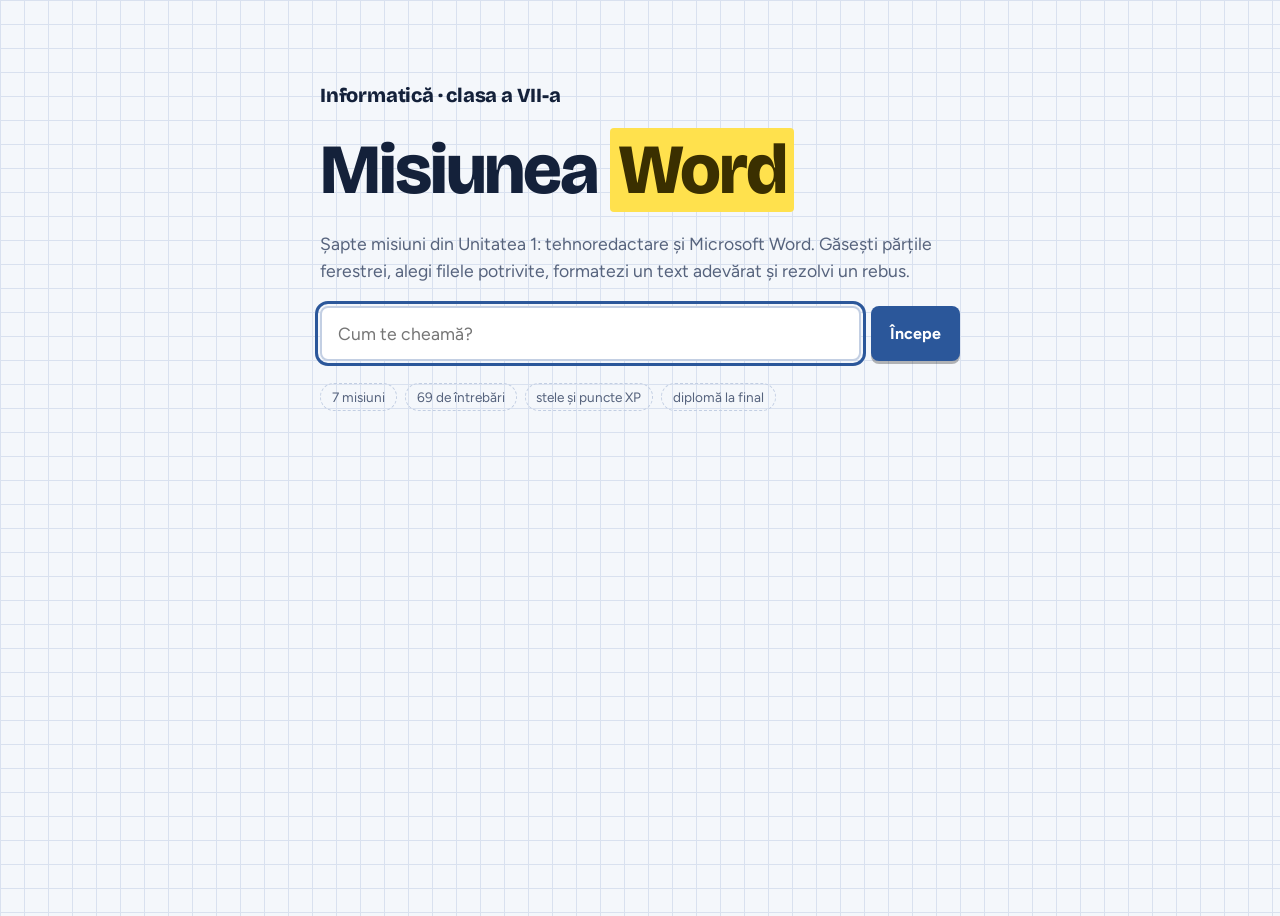
<file: joc-word.html>
<!doctype html>
<html lang="ro"><head><meta charset="utf-8"><meta name="viewport" content="width=device-width,initial-scale=1">
<title>Misiunea Word</title>
<link rel="preconnect" href="https://fonts.googleapis.com">
<link rel="preconnect" href="https://fonts.gstatic.com" crossorigin>
<link rel="stylesheet" href="https://fonts.googleapis.com/css2?family=Bricolage+Grotesque:opsz,wght@12..96,500..800&family=Figtree:wght@400;500;600;700&family=JetBrains+Mono:wght@500;700&display=swap">
<style>
/* Concept: caiet de matematică (pătrățele) + fereastra Word în miniatură, ca teren de joacă pentru clasa a VII-a */
:root{
  --paper:#f4f7fb; --grid:#d9e1ef; --ink:#14213a; --muted:#56637d;
  --card:#ffffff; --line:#c3cfe3; --blue:#2b579a; --blue-ink:#ffffff;
  --hi:#ffe14d; --hi-ink:#3a2f00;
  --good:#17693f; --good-bg:#def3e8; --bad:#a82019; --bad-bg:#fbe5e3;
  --win-bar:#2b579a; --win-gray:#dde1e8; --ribbon:#f1f3f7; --ribbon-line:#c9ced8;
  --page:#ffffff; --page-ink:#1b1b1b; --key:#eef2f9; --key-line:#9fb0cc;
  --f-d:"Bricolage Grotesque","Trebuchet MS",system-ui,sans-serif;
  --f-b:"Figtree",system-ui,"Segoe UI",sans-serif;
  --f-m:"JetBrains Mono",ui-monospace,Consolas,monospace;
}
@media (prefers-color-scheme: dark){:root:not([data-theme="light"]){
  --paper:#0f1521; --grid:#1a2335; --ink:#e8eefb; --muted:#9aa8c4;
  --card:#172033; --line:#2c3a57; --blue:#3f6fc4; --blue-ink:#ffffff;
  --good:#7fe0ac; --good-bg:#12301f; --bad:#ff9a92; --bad-bg:#3a1a18;
  --win-bar:#264a85; --win-gray:#2b3140; --ribbon:#232a38; --ribbon-line:#3a4356;
  --key:#202b44; --key-line:#4a5d86; color-scheme:dark;}}
:root[data-theme="dark"]{
  --paper:#0f1521; --grid:#1a2335; --ink:#e8eefb; --muted:#9aa8c4;
  --card:#172033; --line:#2c3a57; --blue:#3f6fc4; --blue-ink:#ffffff;
  --good:#7fe0ac; --good-bg:#12301f; --bad:#ff9a92; --bad-bg:#3a1a18;
  --win-bar:#264a85; --win-gray:#2b3140; --ribbon:#232a38; --ribbon-line:#3a4356;
  --key:#202b44; --key-line:#4a5d86; color-scheme:dark;}

*{box-sizing:border-box}
body{background-color:var(--paper);color:var(--ink);font-family:var(--f-b);font-size:16px;line-height:1.5;
  background-image:linear-gradient(var(--grid) 1px,transparent 1px),linear-gradient(90deg,var(--grid) 1px,transparent 1px);
  background-size:24px 24px;padding-inline:16px;padding-block:18px 48px;min-height:100vh}
.wrap{max-width:980px;margin-inline:auto}
button{font:inherit;color:inherit;cursor:pointer}
:focus-visible{outline:3px solid var(--blue);outline-offset:2px}
h1,h2,h3{font-family:var(--f-d);line-height:1.1;text-wrap:balance;margin:0}
p{margin:0}

/* bară sus */
.bar{display:flex;align-items:center;gap:12px;justify-content:space-between;flex-wrap:wrap;margin-bottom:14px}
.brand{font-family:var(--f-d);font-weight:800;font-size:1.25rem;letter-spacing:-.01em}
.brand i{font-style:normal;background:var(--hi);color:var(--hi-ink);padding:0 .3em;border-radius:3px}
.crumb{font-family:var(--f-d);font-weight:700;flex:1;min-width:0}
.xp{font-size:.9rem;color:var(--muted);font-variant-numeric:tabular-nums}
.xp b{color:var(--ink)}
.btn{background:var(--blue);color:var(--blue-ink);border:0;border-radius:8px;padding:.7em 1.2em;font-weight:700;box-shadow:0 3px 0 rgba(0,0,0,.28);transition:transform .08s}
.btn:active{transform:translateY(2px);box-shadow:0 1px 0 rgba(0,0,0,.28)}
.btn.ghost{background:var(--card);color:var(--ink);border:1.5px solid var(--line);box-shadow:none}
.btn.sm{padding:.4em .8em;font-size:.9rem}
.btn[disabled]{opacity:.5;cursor:default}

/* start */
.start{display:grid;gap:22px;margin-top:6vh;max-width:640px}
.start h1{font-size:clamp(2.4rem,9vw,4.4rem);font-weight:800;letter-spacing:-.03em}
.start h1 mark{background:var(--hi);color:var(--hi-ink);padding:0 .12em;border-radius:4px}
.lead{color:var(--muted);font-size:1.1rem;max-width:56ch}
.namebox{display:flex;gap:10px;flex-wrap:wrap}
.namebox input{flex:1;min-width:200px;font:inherit;font-size:1.1rem;padding:.7em .9em;border-radius:8px;border:2px solid var(--line);background:var(--card);color:var(--ink)}
.facts{display:flex;gap:8px;flex-wrap:wrap;margin:0;padding:0;list-style:none}
.facts li{font-size:.85rem;border:1.5px dashed var(--line);border-radius:999px;padding:.2em .8em;color:var(--muted)}

/* hartă */
.h1{font-size:clamp(1.8rem,5vw,2.6rem);font-weight:800;margin-bottom:6px}
.hubgrid{display:grid;grid-template-columns:repeat(auto-fill,minmax(270px,1fr));gap:14px;margin-block:20px}
.lcard{background:var(--card);border:2px solid var(--line);border-radius:14px;padding:16px;text-align:left;display:grid;gap:8px;align-content:start;min-width:0;transition:transform .12s,border-color .12s}
.lcard:hover{transform:translateY(-3px);border-color:var(--blue)}
.lcard .n{font-family:var(--f-d);font-weight:800;font-size:2.4rem;line-height:1;color:var(--blue)}
.lcard h3{font-size:1.2rem}
.lcard p{color:var(--muted);font-size:.93rem}
.stars{display:flex;gap:3px}
.stars svg{width:20px;height:20px;fill:none;stroke:var(--key-line);stroke-width:1.5}
.stars svg.on{fill:var(--hi);stroke:#b89a00}
.rankline{display:flex;gap:12px;align-items:center;flex-wrap:wrap}
.pill{background:var(--hi);color:var(--hi-ink);font-weight:700;border-radius:999px;padding:.15em .8em;font-size:.9rem}

/* nivel */
.prog{height:8px;background:var(--line);border-radius:99px;overflow:hidden;margin-bottom:14px}
.prog i{display:block;height:100%;width:0;background:var(--blue);transition:width .3s}
.mission{background:var(--card);border:2px solid var(--line);border-radius:12px;padding:14px 16px;display:flex;gap:12px;align-items:baseline;flex-wrap:wrap;margin-bottom:14px}
.tag{font-family:var(--f-m);font-weight:700;font-size:.72rem;text-transform:uppercase;letter-spacing:.08em;background:var(--hi);color:var(--hi-ink);padding:.15em .6em;border-radius:3px}
.mission p{font-size:1.12rem;font-weight:600;flex:1;min-width:220px}
.stage{min-width:0}
.fb{margin-top:14px;border-radius:10px;padding:12px 14px;font-weight:500;border:2px solid}
.fb.good{background:var(--good-bg);color:var(--good);border-color:var(--good)}
.fb.bad{background:var(--bad-bg);color:var(--bad);border-color:var(--bad)}
.fb.hint{background:var(--card);color:var(--ink);border-color:var(--line)}
.fb b{font-weight:800}
.actions{margin-top:14px;display:flex;justify-content:flex-end}
kbd{font-family:var(--f-m);font-weight:700;font-size:.85em;background:var(--key);border:1.5px solid var(--key-line);border-bottom-width:4px;border-radius:6px;padding:.05em .5em;display:inline-block;color:var(--ink)}
.plus{color:var(--muted);margin-inline:.2em}

.opts{display:grid;grid-template-columns:repeat(auto-fit,minmax(230px,1fr));gap:10px}
.opt{background:var(--card);border:2px solid var(--line);border-radius:10px;padding:.9em 1em;text-align:left;font-weight:600;min-width:0}
.opt:hover:not([disabled]){border-color:var(--blue)}
.opt.ok{background:var(--good-bg);border-color:var(--good);color:var(--good)}
.opt.no{background:var(--bad-bg);border-color:var(--bad);color:var(--bad);opacity:.8}
.opt[disabled]{cursor:default}

/* fereastra Word */
.winscroll{overflow-x:auto;padding-bottom:4px}
.win{min-width:0;border:1px solid var(--ribbon-line);border-radius:8px;overflow:hidden;background:var(--win-gray);box-shadow:0 6px 0 rgba(0,0,0,.12);font-size:12.5px;color:var(--ink)}
.win [data-part]{cursor:pointer;position:relative}
.win [data-part]:hover{outline:2px dashed var(--hi);outline-offset:-2px}
.w-title{background:var(--win-bar);color:#fff;display:flex;flex-wrap:wrap;align-items:center;gap:8px 14px;padding:6px 10px;min-height:34px}
.w-qa{display:flex;gap:10px;padding:3px 6px;align-items:center}
.w-qa svg,.w-search svg{width:15px;height:15px}
.w-name{flex:1;text-align:center;font-weight:600}
.w-search{background:rgba(255,255,255,.22);border-radius:4px;padding:3px 10px;display:flex;gap:6px;align-items:center;min-width:130px}
.w-acct{width:24px;height:24px;border-radius:50%;background:#fff;color:var(--win-bar);font-weight:800;display:grid;place-items:center;font-size:10px}
.w-ctl{letter-spacing:.8em;font-size:13px}
.w-tabs{display:flex;flex-wrap:wrap;background:var(--win-bar);padding-inline:6px;gap:2px}
.w-tab{padding:6px 10px 5px;color:#fff;white-space:nowrap;border:0;background:transparent;border-radius:4px 4px 0 0;font-size:12.5px}
.w-tab.act{background:var(--ribbon);color:var(--ink);font-weight:700}
.w-tab.file{background:rgba(0,0,0,.2)}
.w-rib{background:var(--ribbon);display:flex;flex-wrap:wrap;min-height:84px;border-bottom:1px solid var(--ribbon-line)}
.w-grp{padding:6px 10px 3px;border-right:1px solid var(--ribbon-line);border-bottom:1px solid var(--ribbon-line);display:flex;flex-direction:column;justify-content:space-between;min-width:0}
.w-cmds{display:flex;flex-wrap:wrap;gap:4px;align-content:flex-start;max-width:210px}
.w-cmd{background:var(--card);border:1px solid var(--ribbon-line);border-radius:3px;padding:2px 6px;font-size:11px;white-space:nowrap;color:var(--ink)}
.w-glabel{font-size:10.5px;text-align:center;color:var(--muted);margin-top:4px;white-space:nowrap}
.w-body{display:flex;height:150px}
.w-doc{flex:1;display:grid;place-items:start center;padding:10px;overflow:hidden}
.w-page{background:var(--page);color:var(--page-ink);width:70%;min-width:260px;padding:14px 18px;height:200px;box-shadow:0 1px 4px rgba(0,0,0,.35)}
.w-page h4{font-family:Georgia,serif;margin:0 0 6px;font-size:16px;text-align:center}
.w-page p{font-family:Georgia,serif;font-size:11.5px;margin:0;line-height:1.5}
.w-scroll{width:16px;background:var(--ribbon);border-left:1px solid var(--ribbon-line);padding:3px 3px}
.w-scroll i{display:block;height:48px;background:var(--key-line);border-radius:2px}
.w-status{display:flex;gap:18px;align-items:center;background:var(--ribbon);border-top:1px solid var(--ribbon-line);padding:3px 10px;font-size:11.5px}
.w-status .sp{flex:1}
.w-status span[data-part]{padding:2px 6px}
.zoomctl{display:inline-flex;gap:6px;align-items:center}
.zoomctl i{display:block;width:70px;height:2px;background:var(--muted);position:relative}
.zoomctl i::after{content:"";position:absolute;left:50%;top:-4px;width:4px;height:10px;background:var(--ink)}
.win .pinned{outline:2px solid var(--hi);outline-offset:-2px}
.pin{position:absolute;right:6px;bottom:3px;background:var(--hi);color:var(--hi-ink);font:700 11px var(--f-b);font-style:normal;padding:1px 7px;border-radius:3px;pointer-events:none;z-index:3;white-space:nowrap}
.w-title .pin{bottom:auto;top:3px;right:auto;left:40%}
.w-tabs-wrap{position:relative}

/* imagine + mânere */
.docmock{background:var(--win-gray);border-radius:8px;padding:18px 20px;display:grid;justify-items:center;gap:12px}
.docpage{background:var(--page);width:min(100%,430px);padding:22px 26px 26px;display:grid;gap:10px;justify-items:center;box-shadow:0 1px 4px rgba(0,0,0,.35)}
.docpage .ln{width:100%;display:grid;gap:5px}
.docpage .ln i{display:block;height:6px;background:#c8ccd4;border-radius:3px}
.docpage .ln i.s{width:62%}
.picwrap{padding:26px 28px}
.picbox{position:relative;width:240px;height:150px;outline:2px solid #1f6feb;outline-offset:0}
.picbox svg.scene{display:block;width:100%;height:100%}
.hd{position:absolute;width:15px;height:15px;background:#fff;border:2px solid #1f6feb;border-radius:50%;padding:0;transform:translate(-50%,-50%)}
.hd:hover,.hd.hot{background:var(--hi)}
.hd.ok{background:#3ecf8e}
.hd.rot{left:50%;top:-22px;width:22px;height:22px;display:grid;place-items:center;border-radius:50%}
.hd.rot svg,.hd.wrap svg{width:13px;height:13px}
.hd.wrap{left:calc(100% + 24px);top:6px;width:24px;height:24px;border-radius:4px;display:grid;place-items:center}
.hd.h{left:100%;top:50%}.hd.v{left:50%;top:100%}
.hd.p.a{left:0;top:0}.hd.p.b{left:100%;top:0}.hd.p.c{left:0;top:100%}.hd.p.d{left:100%;top:100%}
.hd.side{border-radius:4px}

/* formatare */
.editor{border:1px solid var(--ribbon-line);border-radius:8px;overflow:hidden;background:var(--win-gray);box-shadow:0 6px 0 rgba(0,0,0,.12)}
.tb{display:flex;flex-wrap:wrap;background:var(--ribbon);border-bottom:1px solid var(--ribbon-line);padding:6px 6px 0}
.tgrp{padding:2px 10px 4px;border-right:1px solid var(--ribbon-line);display:flex;flex-direction:column;gap:3px;align-items:center}
.tgrp:last-child{border-right:0}
.tgrp>span{font-size:10.5px;color:var(--muted)}
.trow{display:flex;gap:3px;flex-wrap:wrap;justify-content:center}
.tbtn{min-width:34px;height:34px;background:var(--card);color:var(--ink);border:1.5px solid var(--ribbon-line);border-radius:5px;display:grid;place-items:center;padding:0 7px;font-family:Georgia,serif;font-size:1rem}
.tbtn:hover{border-color:var(--blue);background:var(--key)}
.tbtn .hlico{background:#ffe14d;color:#222;padding:0 4px;font-family:var(--f-b);font-weight:700;font-size:.8rem}
.tbtn .colico{color:#c0392b;font-weight:800;font-family:var(--f-b);border-bottom:3px solid #c0392b;line-height:1}
.tbtn.undo{font-family:var(--f-b);font-size:.85rem;font-weight:600}
.tbtn svg{width:16px;height:14px}
.canvas{padding:14px;display:grid;place-items:start center}
.page{background:var(--page);color:var(--page-ink);width:min(100%,640px);padding:22px 26px;font-family:Georgia,"Times New Roman",serif;font-size:1.02rem;line-height:1.6;box-shadow:0 1px 4px rgba(0,0,0,.35)}
.page .blk{margin:0 0 .6em;cursor:text;padding:2px 4px;border-radius:2px}
.page h2.blk{font-size:1.6rem;margin-bottom:.4em}
.page .w{cursor:text;border-radius:2px}
.page .blk:hover,.page .w:hover{background:rgba(31,111,235,.1)}
.page .sel{background:#b4d5fe !important;outline:1px solid #1f6feb}
.page .b{font-weight:700}.page .i{font-style:italic}.page .u{text-decoration:underline}.page .s{text-decoration:line-through}
.page .sub{vertical-align:sub;font-size:.72em}.page .sup{vertical-align:super;font-size:.72em}
.page .hl{background:#ffe14d}.page .col{color:#c0392b}
.page .al-l{text-align:left}.page .al-c{text-align:center}.page .al-r{text-align:right}.page .al-j{text-align:justify}
.page .list{display:list-item;list-style:disc;margin-left:1.5em}

/* greșeli */
.passage{background:var(--page);color:var(--page-ink);font-family:Georgia,serif;font-size:1.15rem;line-height:2.1;padding:18px 20px;border-radius:8px;border:2px solid var(--line)}
.tok{display:inline;background:transparent;border:0;border-radius:4px;padding:2px 1px;font:inherit;color:inherit;white-space:pre-wrap;cursor:pointer}
.tok:hover{background:rgba(255,225,77,.55)}
.tok.mark{background:#ffe14d;text-decoration:underline wavy #d33;text-underline-offset:4px}
.tok.hit{background:#c9f0da;text-decoration:none;outline:2px solid #1b8a54}
.tok.miss{background:#ffd9d6;outline:2px dashed #c0392b}
.tok.fals{background:#e5e5e5;text-decoration:line-through}
.hunt-bar{display:flex;justify-content:space-between;gap:10px;align-items:center;flex-wrap:wrap;margin-top:12px}
.why{margin:12px 0 0;padding:0;list-style:none;display:grid;gap:6px;font-size:.95rem}
.why li{background:var(--card);border:1.5px solid var(--line);border-radius:8px;padding:.5em .8em}
.why code{font-family:var(--f-m);background:var(--key);padding:0 .35em;border-radius:3px}

/* rebus */
.rb{display:grid;gap:14px}
.rbrow{background:var(--card);border:2px solid var(--line);border-radius:12px;padding:12px 14px;display:grid;gap:8px;min-width:0}
.rbrow.done{border-color:var(--good)}
.rbtop{display:flex;gap:12px;align-items:center}
.rbnum{font-family:var(--f-d);font-weight:800;font-size:1.4rem;width:1.6em;color:var(--blue)}
.cells{display:grid;grid-template-columns:repeat(9,30px);gap:3px}
.cell{width:30px;height:30px;border:2px solid transparent;border-radius:3px;display:grid;place-items:center;font-family:var(--f-m);font-weight:700;font-size:1.05rem;color:var(--page-ink)}
.cell.on{background:var(--page);border-color:var(--ink)}
.cell.key{background:var(--hi);color:var(--hi-ink);border-color:var(--ink)}
.cells{overflow-x:auto;padding-bottom:2px}
.rbclue{font-size:.95rem;color:var(--muted)}
.rbin{display:flex;gap:8px;flex-wrap:wrap}
.rbin input{flex:1;min-width:140px;font:inherit;padding:.5em .7em;border:2px solid var(--line);border-radius:8px;background:var(--paper);color:var(--ink);text-transform:uppercase;letter-spacing:.1em}
.rbmsg{font-size:.88rem;color:var(--bad);min-height:1.2em}
.shake{animation:shake .3s}
@keyframes shake{25%{transform:translateX(-5px)}75%{transform:translateX(5px)}}
.vert{display:flex;gap:6px;justify-content:center;margin-top:6px}
.vert .cell{width:44px;height:44px;font-size:1.5rem;background:var(--hi);color:var(--hi-ink);border-color:var(--ink);animation:pop .4s both}
@keyframes pop{from{transform:scale(.4);opacity:0}to{transform:none;opacity:1}}

/* rezultate + diplomă */
.res{display:grid;gap:16px;justify-items:start;margin-top:4vh;max-width:620px}
.res .big{display:flex;gap:8px}
.res .big svg{width:60px;height:60px;fill:none;stroke:var(--key-line);stroke-width:1.5}
.res .big svg.on{fill:var(--hi);stroke:#b89a00;animation:pop .5s both}
.res .big svg:nth-child(2){animation-delay:.15s}.res .big svg:nth-child(3){animation-delay:.3s}
.res h2{font-size:clamp(1.8rem,6vw,2.8rem);font-weight:800}
.row{display:flex;gap:10px;flex-wrap:wrap}
.recap{background:var(--card);border:2px dashed var(--line);border-radius:12px;padding:12px 14px;color:var(--muted)}
.dip{background:var(--card);color:var(--ink);border:3px double var(--blue);outline:2px solid var(--blue);outline-offset:6px;border-radius:6px;padding:clamp(20px,5vw,48px);text-align:center;display:grid;gap:12px;max-width:720px;margin:24px auto}
.dip small{font-family:var(--f-m);letter-spacing:.14em;text-transform:uppercase;color:var(--muted)}
.dip h2{font-size:clamp(1.8rem,7vw,3rem);font-weight:800}
.dip .nm{font-family:var(--f-d);font-weight:800;font-size:clamp(2rem,8vw,3.4rem);background:linear-gradient(transparent 62%,var(--hi) 62%);justify-self:center;padding-inline:.2em;color:var(--ink)}
@media (prefers-reduced-motion:reduce){*{animation:none !important;transition:none !important}}
</style>
<div id="app"></div>
<script>
(function(){
"use strict";
var $=function(s,r){return (r||document).querySelector(s)};
var $$=function(s,r){return Array.prototype.slice.call((r||document).querySelectorAll(s))};
var app=$('#app');
function shuffle(a){a=a.slice();for(var i=a.length-1;i>0;i--){var j=Math.floor(Math.random()*(i+1));var t=a[i];a[i]=a[j];a[j]=t}return a}
function sum(a){return a.reduce(function(x,y){return x+y},0)}
function norm(s){return String(s).normalize('NFD').replace(/[̀-ͯ]/g,'').toUpperCase().trim()}

/* ---------- progres ---------- */
var KEY='misiunea-word-v1';
var S={name:'',best:[0,0,0,0,0,0,0],stars:[0,0,0,0,0,0,0]};
try{var raw=JSON.parse(localStorage.getItem(KEY));if(raw&&raw.best&&raw.stars){S=raw}}catch(e){}
function save(){try{localStorage.setItem(KEY,JSON.stringify(S))}catch(e){}}
var TOT=[9,10,10,8,12,15,5], MAXXP=sum(TOT)*10;
function rankOf(xp){var r=xp/MAXXP;return r>=.88?'Maestru Word':r>=.65?'Expert Word':r>=.42?'Tehnoredactor':r>=.18?'Utilizator':'Începător'}
function starSvg(on){return '<svg viewBox="0 0 24 24" class="'+(on?'on':'')+'"><path d="M12 2.5l2.9 6.1 6.6.8-4.9 4.6 1.3 6.6L12 17.3 6.1 20.6l1.3-6.6L2.5 9.4l6.6-.8z" stroke-linejoin="round"/></svg>'}
function stars(n,cls){var h='';for(var i=0;i<3;i++)h+=starSvg(i<n);return '<div class="'+(cls||'stars')+'" aria-label="'+n+' din 3 stele">'+h+'</div>'}
function keys(s){return s.split('+').map(function(k){return '<kbd>'+k+'</kbd>'}).join('<span class="plus">+</span>')}

/* ---------- ecrane ---------- */
function clearKeys(){document.onkeydown=null}
function start(){
  clearKeys();
  app.innerHTML='<div class="wrap start"><div class="brand">Informatică · clasa a VII-a</div>'+
  '<h1>Misiunea <mark>Word</mark></h1>'+
  '<p class="lead">Șapte misiuni din Unitatea 1: tehnoredactare și Microsoft Word. Găsești părțile ferestrei, alegi filele potrivite, formatezi un text adevărat și rezolvi un rebus.</p>'+
  '<form class="namebox" id="nf"><input id="nm" autocomplete="off" maxlength="30" placeholder="Cum te cheamă?" value="'+(S.name||'').replace(/"/g,'')+'" aria-label="Numele tău"><button class="btn" type="submit">'+(S.name?'Continuă':'Începe')+'</button></form>'+
  '<ul class="facts"><li>7 misiuni</li><li>69 de întrebări</li><li>stele și puncte XP</li><li>diplomă la final</li></ul></div>';
  $('#nf').onsubmit=function(e){e.preventDefault();S.name=$('#nm').value.trim()||'Elev';save();hub()};
  $('#nm').focus();
}
var LV=[
 {t:'Harta ferestrei',d:'Găsește părțile ferestrei Word: bara de titlu, panglica, bara de stare.',r:'Fereastra Word: A bara de titlu, B panglica, C zona documentului, D bara de defilare, E bara de stare.',run:lvl1},
 {t:'Panglica pe file',d:'În ce filă se ascunde fiecare comandă? Explorează panglica.',r:'Pornire, Inserare, Desenare, Proiectare, Aspect, Referințe, Corespondență, Revizuire, Vizualizare, Ajutor.',run:lvl2},
 {t:'Scurtături de tastatură',d:'Ctrl și încă o tastă. Alege combinația potrivită.',r:'Ctrl+S salvează, Ctrl+Z anulează, Ctrl+B / I / U formatează, Ctrl+L / E / R / J aliniază.',run:lvl3},
 {t:'Atelierul de formatare',d:'Formatezi un text real într-un Word în miniatură.',r:'Selectezi întâi, apoi alegi comanda: la nivel de caracter (Font) sau de paragraf (Paragraf).',run:lvl4},
 {t:'Imagini și tabele',d:'Mânerele unei imagini și filele care apar când selectezi un obiect.',r:'Selectezi imaginea și apare fila Format imagine; selectezi tabelul și apar Proiectare tabel și Aspect.',run:lvl5},
 {t:'Vânătorul de greșeli',d:'Găsește greșelile de tehnoredactare, apoi spune ce reguli știi.',r:'Un singur spațiu, semnele de punctuație se lipesc de cuvântul anterior, diacritice, puține fonturi.',run:lvl6},
 {t:'Rebusul Tabel',d:'Rezolvă rebusul cu termeni din lecție. Pe verticală apare o surpriză.',r:'Rebusul din lecție se face în Word, cu un tabel și definiții.',run:lvl7}
];
function hub(){
  clearKeys();
  var xp=sum(S.best), done=S.stars.every(function(s){return s>0});
  app.innerHTML='<div class="wrap"><header class="bar"><div class="brand">Misiunea <i>Word</i></div><div class="xp">'+(S.name||'Elev')+' · <b>'+xp+' XP</b></div></header>'+
  '<h1 class="h1">Harta misiunilor</h1>'+
  '<div class="rankline"><span class="pill">'+rankOf(xp)+'</span><span class="lead" style="font-size:1rem">Alege orice misiune. Poți reveni ca să strângi mai multe stele.</span></div>'+
  '<div class="hubgrid">'+LV.map(function(l,i){return '<button class="lcard" data-i="'+i+'"><span class="n">'+(i+1)+'</span><h3>'+l.t+'</h3><p>'+l.d+'</p>'+stars(S.stars[i])+'</button>'}).join('')+'</div>'+
  '<div class="row">'+(done?'<button class="btn" id="dp">Primește diploma</button>':'')+'<button class="btn ghost" id="rs">Schimbă elevul</button></div></div>';
  $$('.lcard').forEach(function(b){b.onclick=function(){LV[+b.dataset.i].run()}});
  if(done)$('#dp').onclick=diploma;
  $('#rs').onclick=function(){S={name:'',best:[0,0,0,0,0,0,0],stars:[0,0,0,0,0,0,0]};save();start()};
  window.scrollTo(0,0);
}
function diploma(){
  var xp=sum(S.best), d=new Date().toLocaleDateString('ro-RO',{day:'numeric',month:'long',year:'numeric'});
  app.innerHTML='<div class="wrap"><div class="dip"><small>Informatică · clasa a VII-a · Unitatea 1</small><h2>Diplomă de tehnoredactor</h2><p>acordată lui</p><div class="nm">'+(S.name||'Elev')+'</div>'+
  '<p>pentru că a terminat toate cele 7 misiuni Word cu <b>'+xp+' din '+MAXXP+' XP</b> și titlul de</p><h3>'+rankOf(xp)+'</h3>'+stars(Math.round(sum(S.stars)/7),'stars big2')+'<small>'+d+'</small></div>'+
  '<div class="row" style="justify-content:center"><button class="btn" id="bk">Înapoi la hartă</button></div></div>';
  $('#bk').onclick=hub;
}

/* ---------- motor de nivel ---------- */
function shell(idx){
  clearKeys();
  app.innerHTML='<div class="wrap"><header class="bar"><button class="btn ghost sm" id="back">← Harta</button><div class="crumb">Nivelul '+(idx+1)+' · '+LV[idx].t+'</div><div class="xp"><b>'+sum(S.best)+'</b> XP</div></header>'+
  '<div class="prog"><i id="pf"></i></div>'+
  '<section class="mission"><span class="tag">Misiune</span><p id="pr"></p></section>'+
  '<div id="stage" class="stage"></div><div id="fb" class="fb" role="status" aria-live="polite" hidden></div>'+
  '<div class="actions"><button class="btn" id="next" hidden></button></div></div>';
  $('#back').onclick=hub;window.scrollTo(0,0);
}
function play(idx,items,renderItem,setup){
  shell(idx);
  var R={ok:0,fail:0,total:items.reduce(function(a,x){return a+(x.w||1)},0)};
  var stage=$('#stage'),fb=$('#fb'),next=$('#next'),pr=$('#pr'),pf=$('#pf');
  var i=0;
  if(setup)setup(stage);
  function show(){
    fb.hidden=true;next.hidden=true;
    pf.style.width=(i/items.length*100)+'%';
    var tried=false,fin=false;
    var it=items[i];
    function reveal(cls,html){fb.className='fb '+cls;fb.innerHTML=html;fb.hidden=false}
    function ready(){next.hidden=false;next.textContent=(i===items.length-1)?'Vezi rezultatul →':'Continuă →';next.focus()}
    var api={stage:stage,
      prompt:function(h){pr.innerHTML=h},
      hint:function(h){reveal('hint',h)},
      right:function(msg){if(fin)return;fin=true;if(!tried)R.ok+=(it.w||1);tried=true;reveal('good','<b>Corect!</b> '+(msg||''));ready()},
      wrong:function(msg){if(fin)return;if(!tried){R.fail++;tried=true}reveal('bad','<b>Încă nu.</b> '+(msg||'Mai încearcă.'))},
      partial:function(n,html){if(fin)return;fin=true;tried=true;R.ok+=n;reveal('good',html);ready()}
    };
    if(!setup)stage.innerHTML='';
    renderItem(it,api,i);
  }
  next.onclick=function(){i++;if(i>=items.length){pf.style.width='100%';results(idx,R)}else{show();window.scrollTo(0,0)}};
  show();
}
function mcq(api,it){
  var opts=shuffle(it.o.map(function(t,k){return {t:t,ok:k===0}}));
  api.stage.innerHTML='<div class="opts">'+opts.map(function(o,k){return '<button class="opt" data-k="'+k+'">'+o.t+'</button>'}).join('')+'</div>';
  var done=false;
  $$('.opt',api.stage).forEach(function(b,k){b.onclick=function(){
    if(done)return;
    if(opts[k].ok){done=true;b.classList.add('ok');$$('.opt',api.stage).forEach(function(x){x.disabled=true});api.right(it.fact)}
    else{b.classList.add('no');b.disabled=true;api.wrong(it.hint||'Nu este varianta aceasta. Încearcă alta.')}
  }});
}
function results(idx,R){
  var ratio=R.ok/R.total, n=ratio>=.9?3:ratio>=.6?2:1, gain=R.ok*10;
  S.best[idx]=Math.max(S.best[idx],gain);S.stars[idx]=Math.max(S.stars[idx],n);save();
  var msg=n===3?'Perfect! Ești gata de concurs.':n===2?'Foarte bine! Mai încearcă o dată pentru trei stele.':'Ai terminat misiunea. Rejoacă pentru mai multe stele.';
  var all=S.stars.every(function(s){return s>0});
  app.innerHTML='<div class="wrap"><header class="bar"><div class="brand">Misiunea <i>Word</i></div><div class="xp"><b>'+sum(S.best)+'</b> XP</div></header>'+
  '<div class="res">'+stars(n,'big')+'<h2>'+msg+'</h2><p class="lead">Din prima ai răspuns corect la <b>'+R.ok+' din '+R.total+'</b>. Ai câștigat <b>'+gain+' XP</b>.</p>'+
  '<div class="recap"><b>Reține:</b> '+LV[idx].r+'</div>'+
  '<div class="row"><button class="btn" id="nx">'+(idx<LV.length-1?'Misiunea următoare →':all?'Primește diploma':'Harta')+'</button><button class="btn ghost" id="rp">Joacă din nou</button><button class="btn ghost" id="hb">Harta</button></div></div></div>';
  $('#nx').onclick=function(){if(idx<LV.length-1)LV[idx+1].run();else if(all)diploma();else hub()};
  $('#rp').onclick=function(){LV[idx].run()};$('#hb').onclick=hub;window.scrollTo(0,0);
}

/* ---------- nivel 1: harta ferestrei ---------- */
var NAMES={titlu:'Bara de titlu',acces:'Bara de acces rapid',cautare:'Căutare Microsoft',panglica:'Panglica',zona:'Zona documentului',defilare:'Bara de defilare',stare:'Bara de stare',cuvinte:'Numărul de cuvinte',zoom:'Zoom',pagina:'Pagina curentă',limba:'Limba textului'};
var IC={save:'<svg viewBox="0 0 16 16"><path d="M2 2h9l3 3v9H2z" fill="none" stroke="currentColor" stroke-width="1.4"/><rect x="5" y="2" width="5" height="4" fill="currentColor"/><rect x="4.5" y="9" width="7" height="4.5" fill="none" stroke="currentColor"/></svg>',
 undo:'<svg viewBox="0 0 16 16"><path d="M5 4 2 7l3 3M2 7h7a4 4 0 010 8H6" fill="none" stroke="currentColor" stroke-width="1.5" stroke-linecap="round" stroke-linejoin="round"/></svg>',
 redo:'<svg viewBox="0 0 16 16" style="transform:scaleX(-1)"><path d="M5 4 2 7l3 3M2 7h7a4 4 0 010 8H6" fill="none" stroke="currentColor" stroke-width="1.5" stroke-linecap="round" stroke-linejoin="round"/></svg>',
 search:'<svg viewBox="0 0 16 16"><circle cx="6.5" cy="6.5" r="4.5" fill="none" stroke="currentColor" stroke-width="1.5"/><path d="M10 10l4.5 4.5" stroke="currentColor" stroke-width="1.6"/></svg>'};
var TABS=['Pornire','Inserare','Desenare','Proiectare','Aspect','Referințe','Corespondență','Revizuire','Vizualizare','Ajutor'];
var RIB={
 'Pornire':{b:'Comenzile de bază pentru editare și formatare.',g:{'Clipboard':['Lipire','Copiere','Decupare','Descriptor de formate'],'Font':['Tip literă','Aldin','Cursiv','Subliniat','Culoare text'],'Paragraf':['Marcatori','Numerotare','Aliniere','Spațiere'],'Stiluri':['Titlu','Normal'],'Editare':['Găsire','Înlocuire'],'Voce':['Dictare'],'Editor':['Ortografie']}},
 'Inserare':{b:'Adaugă elemente noi în document: tabele, imagini, antet, simboluri.',g:{'Pagini':['Copertă','Pagină necompletată','Sfârșit de pagină'],'Tabele':['Tabel'],'Ilustrații':['Imagini','Forme','Pictograme','SmartArt','Diagramă'],'Media':['Videoclipuri online'],'Linkuri':['Hiperlink','Comentariu'],'Antet și subsol':['Antet','Subsol','Număr de pagină'],'Text':['Casetă text','Literă capitulară'],'Simboluri':['Ecuație','Simbol']}},
 'Desenare':{b:'Instrumente de desen, utile mai ales pe ecrane tactile.',g:{'Instrumente':['Marker','Creion','Lasou'],'Riglă':['Riglă'],'Conversie':['Cerneală în formă','Cerneală în expresie matematică'],'Inserare':['Planșă pentru desen'],'Reproducere':['Redare cerneală']}},
 'Proiectare':{b:'Aspectul general și profesionist al documentului.',g:{'Teme':['Teme'],'Formatare document':['Stiluri titluri','Culori','Fonturi','Efecte','Spațiere paragraf'],'Fundal pagină':['Inscripționare','Culoare pagină','Borduri de pagină']}},
 'Aspect':{b:'Configurează pagina și așezarea obiectelor pe ea.',g:{'Inițializare pagină':['Margini','Orientare','Dimensiune','Coloane','Întreruperi','Numere de linie','Despărțire în silabe'],'Paragraf':['Indentare stânga','Indentare dreapta','Spațiere înainte','Spațiere după'],'Aranjare':['Poziție','Încadrare text','Aducere în plan','Aliniere','Grupare','Rotire']}},
 'Referințe':{b:'Cuprins, note de subsol, bibliografie și legende.',g:{'Cuprins':['Cuprins'],'Note de subsol':['Inserare notă de subsol'],'Cercetare':['Căutare'],'Referințe și bibliografie':['Inserare referință','Stil citare','Bibliografie'],'Legende':['Inserare legendă','Marcare intrare index']}},
 'Corespondență':{b:'Trimiterea corespondenței în masă: plicuri, etichete, scrisori tip.',g:{'Creare':['Plicuri','Etichete'],'Pornire îmbinare':['Selectare destinatari'],'Scriere și inserare câmpuri':['Bloc adresă','Linie de salut'],'Examinare rezultate':['Previzualizare rezultate'],'Terminare':['Finalizare și îmbinare']}},
 'Revizuire':{b:'Verificare, colaborare și urmărirea modificărilor.',g:{'Verificare':['Ortografie și gramatică','Lexicon','Contor de cuvinte'],'Vorbire':['Citire cu voce tare'],'Accesibilitate':['Verificare accesibilitate'],'Limbă':['Limbă','Comentariu nou'],'Urmărire':['Urmărire modificări','Acceptare','Respingere'],'Comparare':['Comparare'],'Protejare':['Restricționare editare']}},
 'Vizualizare':{b:'Cum afișezi documentul pe ecran: moduri, riglă, zoom, ferestre.',g:{'Vizualizări':['Mod citire','Aspect pagină imprimată','Aspect Web'],'Imersiv':['Focalizare','Immersive Reader'],'Deplasarea paginilor':['Vertical','Față în față'],'Afișare':['Riglă','Linii de grilă','Panou de navigare'],'Zoom':['Zoom','100%','O pagină'],'Fereastră':['Fereastră nouă','Aranjați tot'],'Macrocomenzi':['Macrocomenzi']}},
 'Ajutor':{b:'Ultima filă: căutarea de ajutor pentru utilizarea programului.',g:{'Ajutor':['Ajutor']}}
};
function ribbonHTML(tab){
  var g=RIB[tab].g;
  return Object.keys(g).map(function(k){return '<div class="w-grp"><div class="w-cmds">'+g[k].map(function(c){return '<span class="w-cmd">'+c+'</span>'}).join('')+'</div><div class="w-glabel">'+k+'</div></div>'}).join('');
}
function winHTML(){
  return '<div class="winscroll"><div class="win">'+
  '<div class="w-title" data-part="titlu"><div class="w-qa" data-part="acces">'+IC.save+IC.undo+IC.redo+'</div><div class="w-name">Document1 – Word</div>'+
  '<div class="w-search" data-part="cautare">'+IC.search+'<span>Căutare</span></div><div class="w-acct">AP</div><div class="w-ctl">–▢✕</div></div>'+
  '<div data-part="panglica"><div class="w-tabs"><button class="w-tab file" tabindex="-1">Fișier</button>'+TABS.map(function(t,k){return '<button class="w-tab'+(k===0?' act':'')+'" tabindex="-1">'+t+'</button>'}).join('')+'</div><div class="w-rib">'+ribbonHTML('Pornire')+'</div></div>'+
  '<div class="w-body"><div class="w-doc" data-part="zona"><div class="w-page"><h4>Toamna în parc</h4><p>Frunzele devin galbene, iar copacii își pierd podoabele. Este un anotimp important pentru natură. Aici scrii și editezi documentul.</p></div></div><div class="w-scroll" data-part="defilare"><i></i></div></div>'+
  '<div class="w-status" data-part="stare"><span data-part="pagina">Pagina 1 din 1</span><span data-part="cuvinte">24 de cuvinte</span><span data-part="limba">Română</span><span class="sp"></span><span data-part="zoom" class="zoomctl">− <i></i> + &nbsp;100%</span></div>'+
  '</div></div>';
}
var L1=[
 {p:'titlu',q:'Unde este <b>Bara de titlu</b>? Ține numele fișierului și butoanele ferestrei.',f:'Bara de titlu conține bara de acces rapid, numele fișierului, căutarea, contul și butoanele ferestrei.'},
 {p:'panglica',q:'Click pe <b>Panglică</b> (Ribbon): comenzile grupate pe file.',f:'Panglica grupează comenzile pe file, iar fiecare filă are grupuri logice de comenzi.'},
 {p:'zona',q:'Unde <b>scrii efectiv</b> textul documentului? Click pe <b>Zona documentului</b>.',f:'Zona documentului este zona de lucru în care editezi.'},
 {p:'defilare',q:'Găsește <b>bara de defilare</b>, cea care mută aria de afișare în sus și în jos.',f:'Bara de defilare mută aria de afișare pe verticală sau pe orizontală.'},
 {p:'stare',q:'Click pe <b>Bara de stare</b>, aflată în partea de jos a ferestrei.',f:'Bara de stare arată pagina, numărul de cuvinte, limba, modurile de vizualizare și zoomul.'},
 {p:'acces',q:'Unde sunt butoanele <b>Salvare, Anulare și Refacere</b>? Caută <b>Bara de acces rapid</b>.',f:'Bara de acces rapid: Salvare (Ctrl+S), Anulare (Ctrl+Z), Refacere. Poți adăuga și alte comenzi.'},
 {p:'cautare',q:'Vrei să găsești rapid o comandă sau un text (<kbd>Alt</kbd>+<kbd>G</kbd>). Click pe <b>Căutare Microsoft</b>.',f:'Căutare Microsoft găsește texte, acțiuni sau informații despre un cuvânt.'},
 {p:'cuvinte',q:'Unde vezi <b>numărul de cuvinte</b> din document?',f:'Un click pe numărul de cuvinte deschide statistica: pagini, cuvinte, caractere, paragrafe, linii.'},
 {p:'zoom',q:'Unde <b>mărești sau micșorezi</b> afișarea paginii? Caută <b>Zoom</b> în bara de stare.',f:'Panorama (Zoom) are butoane + și −, potențiometru și procentul curent.'}
];
function lvl1(){
  var handler=null;
  play(0,shuffle(L1),function(it,api){
    api.prompt(it.q);
    var done=false;
    handler=function(e){
      if(done)return;
      var t=e.target.closest('[data-part]');if(!t)return;
      if(t.closest('[data-part="'+it.p+'"]')){
        done=true;
        var el=api.stage.querySelector('[data-part="'+it.p+'"]');
        el.classList.add('pinned');var em=document.createElement('em');em.className='pin';em.textContent=NAMES[it.p];el.appendChild(em);
        api.right('<b>'+NAMES[it.p]+'.</b> '+it.f);
      }else{api.wrong('Ai apăsat pe <b>'+NAMES[t.dataset.part]+'</b>. Mai caută.')}
    };
  },function(stage){stage.innerHTML=winHTML();stage.addEventListener('click',function(e){if(handler)handler(e)})});
}

/* ---------- nivel 2: panglica ---------- */
var L2=[
 {q:'Vrei să <b>inserezi un tabel</b>.',a:'Inserare'},
 {q:'Vrei să schimbi <b>marginile</b> și <b>orientarea</b> paginii (Portret / Vedere).',a:'Aspect'},
 {q:'Vrei să creezi automat un <b>cuprins</b> pe baza titlurilor.',a:'Referințe'},
 {q:'Vrei să <b>urmărești modificările</b> (Track Changes) făcute de colegi.',a:'Revizuire'},
 {q:'Vrei să aplici o <b>temă</b> cu culori și fonturi armonizate, plus o <b>culoare a paginii</b>.',a:'Proiectare'},
 {q:'Vrei să afișezi <b>rigla</b> și <b>liniile de grilă</b>.',a:'Vizualizare'},
 {q:'Vrei să pregătești <b>plicuri și etichete</b> pentru scrisori.',a:'Corespondență'},
 {q:'Vrei să pui textul <b>Aldin</b> și să alegi tipul de literă.',a:'Pornire'},
 {q:'Vrei să transformi un <b>desen făcut de mână</b> într-o formă curată.',a:'Desenare'},
 {q:'Nu știi cum se face ceva în Word și cauți <b>informații de ajutor</b>.',a:'Ajutor'}
];
function lvl2(){
  var handler=null;
  play(1,shuffle(L2),function(it,api){
    api.prompt(it.q+' În ce <b>filă</b> găsești comanda?');
    var done=false;
    handler=function(tab){
      $$('.w-tab',api.stage).forEach(function(b){b.classList.toggle('act',b.dataset.t===tab)});
      $('.w-rib',api.stage).innerHTML=ribbonHTML(tab);
      if(done)return;
      if(tab===it.a){done=true;api.right('Fila <b>'+tab+'</b>: '+RIB[tab].b)}
      else api.wrong('Fila <b>'+tab+'</b> are altă treabă: '+RIB[tab].b+' Verifică panglica de mai jos și încearcă altă filă.');
    };
  },function(stage){
    stage.innerHTML='<div class="winscroll"><div class="win"><div class="w-tabs"><button class="w-tab file" tabindex="-1" data-t="Fișier">Fișier</button>'+TABS.map(function(t,k){return '<button class="w-tab'+(k===0?' act':'')+'" data-t="'+t+'">'+t+'</button>'}).join('')+'</div><div class="w-rib" style="min-height:96px">'+ribbonHTML('Pornire')+'</div></div></div>';
    $$('.w-tab',stage).forEach(function(b){b.onclick=function(){
      if(b.dataset.t==='Fișier'){$('#fb').hidden=false;$('#fb').className='fb hint';$('#fb').innerHTML='Fila <b>Fișier</b> deschide vizualizarea Backstage: Nou, Deschidere, Salvare, Imprimare, Partajare. Alege una dintre cele 10 file din panglică.';return}
      if(handler)handler(b.dataset.t)}});
  });
}

/* ---------- nivel 3: scurtături ---------- */
var SC=[['Ctrl+S','Salvare'],['Ctrl+N','Document nou'],['Ctrl+O','Deschidere'],['Ctrl+Z','Anulare'],['Ctrl+C','Copiere'],['Ctrl+X','Decupare'],['Ctrl+V','Lipire'],['Ctrl+B','Aldin (Bold)'],['Ctrl+I','Cursiv (Italic)'],['Ctrl+U','Subliniere'],['Ctrl+L','Aliniere la stânga'],['Ctrl+E','Centrare'],['Ctrl+R','Aliniere la dreapta'],['Ctrl+J','Aliniere stânga-dreapta'],['F12','Salvare ca']];
function lvl3(){
  var pick=shuffle(SC).slice(0,10);
  var items=pick.map(function(p,n){
    var others=shuffle(SC.filter(function(x){return x!==p})).slice(0,3);
    if(n%2===0)return {q:'Ce face scurtătura '+keys(p[0])+'?',o:[p[1]].concat(others.map(function(x){return x[1]})),fact:keys(p[0])+' înseamnă <b>'+p[1]+'</b>.'};
    return {q:'Care este scurtătura pentru <b>'+p[1]+'</b>?',o:[keys(p[0])].concat(others.map(function(x){return keys(x[0])})),fact:'<b>'+p[1]+'</b> se face cu '+keys(p[0])+'.'};
  });
  play(2,items,function(it,api){api.prompt(it.q);mcq(api,it)});
}

/* ---------- nivel 4: atelier de formatare ---------- */
var DOC='<h2 class="blk" data-id="titlu">Toamna în parc</h2>'+
'<p class="blk" data-id="p1">Frunzele devin <span class="w" data-id="galbene">galbene</span>, iar copacii își pierd podoabele. Este un anotimp <span class="w" data-id="important">important</span> pentru natură.</p>'+
'<p class="blk" data-id="p2">Suprafața parcului este de 500 m<span class="w" data-id="doi">2</span>.</p>'+
'<p class="blk" data-id="p3">Apa de ploaie are formula chimică H<span class="w" data-id="ho">2</span>O.</p>'+
'<p class="blk" data-id="p4">Reține: un document are un aspect <span class="w" data-id="unitar">unitar</span> când folosești puține fonturi și le păstrezi de la un capăt la altul, fără să le amesteci între ele.</p>'+
'<p class="blk" data-id="p5">Aldin, Cursiv, Subliniat</p>';
var T4=[
 {p:'Selectează <b>titlul</b> (click pe el) și <b>centrează-l</b>.',w:[['titlu','al-c']],f:'Centrare: grupul Paragraf din Pornire, sau <kbd>Ctrl</kbd>+<kbd>E</kbd>.'},
 {p:'Selectează cuvântul <b>galbene</b> și fă-l <b>Aldin</b>.',w:[['galbene','b']],f:'Aldin (Bold): grupul Font, sau <kbd>Ctrl</kbd>+<kbd>B</kbd>.'},
 {p:'Pune cuvântul <b>important</b> în <b>cursiv</b>.',w:[['important','i']],f:'Cursiv (Italic): <kbd>Ctrl</kbd>+<kbd>I</kbd>.'},
 {p:'Suprafața se măsoară în m². Selectează cifra <b>2</b> de la „m2” și fă-o <b>exponent</b> (butonul x²).',w:[['doi','sup']],f:'Exponent (Superscript): litere mici sus-dreapta, <kbd>Ctrl</kbd>+<kbd>Shift</kbd>+<kbd>+</kbd>.'},
 {p:'În formula apei, cifra <b>2</b> de la „H2O” este <b>indice</b>. Selecteaz-o și apasă x₂.',w:[['ho','sub']],f:'Indice (Subscript): litere mici jos-dreapta, <kbd>Ctrl</kbd>+<kbd>=</kbd>.'},
 {p:'Aliniază paragraful care începe cu „Reține” <b>stânga-dreapta</b> (Justify).',w:[['p4','al-j']],f:'Aliniere stânga-dreapta: <kbd>Ctrl</kbd>+<kbd>J</kbd>. Textul se distribuie uniform pe linie.'},
 {p:'<b>Evidențiază</b> cu markerul galben cuvântul <b>unitar</b>.',w:[['unitar','hl']],f:'Culoarea de evidențiere stă în grupul Font și colorează fundalul din spatele textului.'},
 {p:'Transformă ultimul paragraf într-o <b>listă cu marcatori</b>.',w:[['p5','list']],f:'Marcatorii se află în grupul Paragraf. Atenție: formatarea de paragraf se aplică întregului paragraf.'}
];
var AL=['al-l','al-c','al-r','al-j'];
function alIcon(t){var w=[14,9,14,9],ww=t==='j'?[14,14,14,14]:w;return '<svg viewBox="0 0 16 14">'+ww.map(function(l,k){var x=t==='c'?(16-l)/2:t==='r'?16-l:0;return '<rect x="'+x+'" y="'+(k*3.6)+'" width="'+l+'" height="1.7" fill="currentColor"/>'}).join('')+'</svg>'}
function lvl4(){
  var cur=null,sel=null,hist=[],doc=null;
  function clean(){return doc.innerHTML.replace(/ ?\bsel\b/g,'')}
  function target(id){return doc.querySelector('[data-id="'+id+'"]')}
  function select(el){if(sel)sel.classList.remove('sel');sel=el;if(el)el.classList.add('sel')}
  function check(){
    if(!cur||cur.done)return;
    var ok=cur.t.w.every(function(w){var e=target(w[0]);return e&&e.classList.contains(w[1])});
    if(ok){cur.done=true;select(null);cur.api.right(cur.t.f)}
  }
  function act(c){
    if(!cur||cur.done)return;
    if(!sel){cur.api.hint('Mai întâi <b>selectează</b> textul: click pe un cuvânt sau pe un paragraf. Apoi alege comanda.');return}
    var blockLevel=AL.indexOf(c)>-1||c==='list';
    var tg=blockLevel?sel.closest('.blk'):sel;
    hist.push(clean());
    if(AL.indexOf(c)>-1){AL.forEach(function(a){if(a!==c)tg.classList.remove(a)})}
    if(c==='sub')tg.classList.remove('sup');
    if(c==='sup')tg.classList.remove('sub');
    tg.classList.toggle(c);
    var id=tg.dataset.id,on=tg.classList.contains(c);
    var wanted=cur.t.w.some(function(w){return w[0]===id&&w[1]===c});
    if(on&&!wanted)cur.api.wrong('Comanda a fost aplicată pe <b>„'+tg.textContent.slice(0,22)+(tg.textContent.length>22?'…':'')+'”</b>, dar misiunea cere altceva. Apasă <b>Anulează</b> (<kbd>Ctrl</kbd>+<kbd>Z</kbd>) și încearcă iar.');
    check();
  }
  function undo(){
    if(!hist.length||!cur||cur.done)return;
    doc.innerHTML=hist.pop();sel=null;cur.api.hint('Modificare anulată.');
  }
  var items=T4.map(function(t){return {t:t}});
  play(3,items,function(it,api){
    api.prompt(it.t.p);cur={t:it.t,api:api,done:false};
  },function(stage){
    stage.innerHTML='<div class="editor"><div class="tb">'+
     '<div class="tgrp"><div class="trow"><button class="tbtn undo" data-u="1" title="Anulare (Ctrl+Z)">↶ Anulează</button></div><span>Acțiuni</span></div>'+
     '<div class="tgrp"><div class="trow">'+
       '<button class="tbtn" data-a="b" title="Aldin (Ctrl+B)"><b>B</b></button>'+
       '<button class="tbtn" data-a="i" title="Cursiv (Ctrl+I)"><i>I</i></button>'+
       '<button class="tbtn" data-a="u" title="Subliniat (Ctrl+U)"><u>U</u></button>'+
       '<button class="tbtn" data-a="s" title="Tăiat"><s>ab</s></button>'+
       '<button class="tbtn" data-a="sub" title="Indice (Ctrl+=)">x<sub style="font-size:.6em">2</sub></button>'+
       '<button class="tbtn" data-a="sup" title="Exponent (Ctrl+Shift++)">x<sup style="font-size:.6em">2</sup></button>'+
       '<button class="tbtn" data-a="col" title="Culoarea fontului"><span class="colico">A</span></button>'+
       '<button class="tbtn" data-a="hl" title="Culoare de evidențiere"><span class="hlico">ab</span></button>'+
     '</div><span>Font</span></div>'+
     '<div class="tgrp"><div class="trow">'+
       '<button class="tbtn" data-a="list" title="Marcatori"><svg viewBox="0 0 16 14"><circle cx="2" cy="2" r="1.5" fill="currentColor"/><circle cx="2" cy="7" r="1.5" fill="currentColor"/><circle cx="2" cy="12" r="1.5" fill="currentColor"/><rect x="6" y="1" width="10" height="1.7" fill="currentColor"/><rect x="6" y="6" width="10" height="1.7" fill="currentColor"/><rect x="6" y="11" width="10" height="1.7" fill="currentColor"/></svg></button>'+
       '<button class="tbtn" data-a="al-l" title="Aliniere la stânga (Ctrl+L)">'+alIcon('l')+'</button>'+
       '<button class="tbtn" data-a="al-c" title="Centrare (Ctrl+E)">'+alIcon('c')+'</button>'+
       '<button class="tbtn" data-a="al-r" title="Aliniere la dreapta (Ctrl+R)">'+alIcon('r')+'</button>'+
       '<button class="tbtn" data-a="al-j" title="Stânga-dreapta (Ctrl+J)">'+alIcon('j')+'</button>'+
     '</div><span>Paragraf</span></div></div>'+
     '<div class="canvas"><div class="page" id="doc">'+DOC+'</div></div></div>';
    doc=$('#doc',stage);
    $$('.tbtn',stage).forEach(function(b){b.onmousedown=function(e){e.preventDefault()};b.onclick=function(){if(b.dataset.u)undo();else act(b.dataset.a)}});
    doc.addEventListener('click',function(e){var w=e.target.closest('.w');var b=e.target.closest('.blk');if(!b)return;select(w||b);});
    var map={b:'b',i:'i',u:'u',e:'al-c',l:'al-l',r:'al-r',j:'al-j'};
    document.onkeydown=function(e){
      if(!(e.ctrlKey||e.metaKey))return;
      var k=e.key.toLowerCase();
      if(k==='z'){e.preventDefault();undo()}
      else if(map[k]){e.preventDefault();act(map[k])}
    };
  });
}

/* ---------- nivel 5: imagini și tabele ---------- */
var HN={rot:'Mânerul de rotire: rotește imaginea în jurul centrului.',wrap:'Butonul Opțiuni de aspect: alege încadrarea față de textul din jur.',h:'Mâner lateral: mărește sau micșorează doar pe orizontală.',v:'Mâner de sus sau de jos: mărește sau micșorează doar pe verticală.',p:'Mâner de colț: redimensionează proporțional (imaginea nu se deformează).'};
var H5=[
 {h:'rot',q:'Care mâner <b>rotește</b> imaginea?'},
 {h:'wrap',q:'Care buton alege <b>încadrarea imaginii față de text</b>?'},
 {h:'h',q:'Care mâner mărește imaginea <b>doar pe orizontală</b>?'},
 {h:'v',q:'Care mâner mărește imaginea <b>doar pe verticală</b>?'},
 {h:'p',q:'Care mâner mărește imaginea <b>proporțional</b>, fără s-o deformeze?'}
];
var M5=[
 {q:'Cum inserezi o imagine salvată pe calculatorul tău?',o:['Inserare → Imagini → Acest dispozitiv','Pornire → Font → Imagini','Revizuire → Lexicon → Imagini','Vizualizare → Zoom → Imagini'],fact:'Inserare → Imagini oferă trei surse: Acest dispozitiv, Bancă de imagini și Imagini online.'},
 {q:'Ce filă nouă apare automat când <b>selectezi o imagine</b>?',o:['Format imagine','Corespondență','Referințe','Desenare'],fact:'Fila Format imagine apare când selectezi imaginea sau dai dublu-click pe ea.'},
 {q:'Ce instrument <b>decupează</b> o imagine (inclusiv „la formă”)?',o:['Trunchiere (Crop)','Descriptor de formate','Spațiere paragraf','Numere de linie'],fact:'Trunchierea decupează imaginea. O găsești în grupul Dimensiune.'},
 {q:'Unde găsești imagini de calitate foarte bună, puse <b>gratuit</b> la dispoziție de aplicație?',o:['Bancă de imagini','Acest dispozitiv','Modele 3D','Pictograme'],fact:'Banca de imagini conține imagini de calitate, gratuite.'},
 {q:'Când selectezi un <b>tabel</b>, ce file noi apar?',o:['Proiectare tabel și Aspect','Format imagine și Ajutor','Desenare și Vizualizare','Referințe și Corespondență'],fact:'La selectarea tabelului apar Proiectare tabel (stiluri, borduri) și Aspect (rânduri, coloane, îmbinare).'},
 {q:'Cu ce comandă <b>unești două celule</b> vecine ale unui tabel?',o:['Îmbinare celule','Scindare celule','Rând Total','Descriptor de margini'],fact:'Îmbinare celule este în fila Aspect a tabelului, grupul Îmbinare. Scindare celule face invers.'},
 {q:'Ai folosit o imagine de pe internet care <b>nu este a ta</b>. Ce faci?',o:['Menționez sursa într-o secțiune Bibliografie','Nu spun nimic, este pe internet','Schimb culoarea imaginii','Șterg imaginea din document'],fact:'Respectarea drepturilor de autor este obligatorie: menționezi sursa în Bibliografie.'}
];
var SCENE='<svg class="scene" viewBox="0 0 240 150" preserveAspectRatio="none" aria-hidden="true"><rect width="240" height="150" fill="#9fd3f7"/><circle cx="190" cy="34" r="16" fill="#ffd23f"/><path d="M0 110 Q60 62 120 104 T240 92 V150 H0z" fill="#4caf6a"/><path d="M0 128 Q80 96 160 124 T240 118 V150 H0z" fill="#2e8b57"/><rect x="58" y="86" width="6" height="26" fill="#7a4b24"/><circle cx="61" cy="80" r="16" fill="#e07b2e"/><circle cx="50" cy="90" r="10" fill="#d4a017"/><circle cx="73" cy="90" r="10" fill="#c0392b"/></svg>';
function lvl5(){
  var items=shuffle(H5).map(function(x){return {k:'h',x:x}}).concat(shuffle(M5).map(function(x){return {k:'m',x:x}}));
  play(4,items,function(it,api){
    if(it.k==='m'){api.prompt(it.x.q);mcq(api,it.x);return}
    api.prompt(it.x.q+' Click pe mânerul potrivit.');
    api.stage.innerHTML='<div class="docmock"><div class="docpage"><div class="ln"><i></i><i></i><i class="s"></i></div><div class="picwrap"><div class="picbox">'+SCENE+
      '<button class="hd rot" data-h="rot" aria-label="Mâner"><svg viewBox="0 0 16 16"><path d="M13 8a5 5 0 11-1.8-3.8M13 2v3.5H9.5" fill="none" stroke="#1f6feb" stroke-width="1.6" stroke-linecap="round" stroke-linejoin="round"/></svg></button>'+
      '<button class="hd wrap" data-h="wrap" aria-label="Buton"><svg viewBox="0 0 16 16"><rect x="1.5" y="1.5" width="6" height="6" fill="#1f6feb"/><path d="M9 3h6M9 6h6M1 10h14M1 13h14" stroke="#1f6feb" stroke-width="1.5"/></svg></button>'+
      '<button class="hd h side" data-h="h" aria-label="Mâner"></button><button class="hd v side" data-h="v" aria-label="Mâner"></button>'+
      '<button class="hd p a" data-h="p" aria-label="Mâner"></button><button class="hd p b" data-h="p" aria-label="Mâner"></button><button class="hd p c" data-h="p" aria-label="Mâner"></button><button class="hd p d" data-h="p" aria-label="Mâner"></button>'+
      '</div></div><div class="ln"><i></i><i></i><i class="s"></i></div></div></div>';
    var done=false;
    $$('.hd',api.stage).forEach(function(b){b.onclick=function(){
      if(done)return;
      var h=b.dataset.h;
      if(h===it.x.h){done=true;$$('.hd[data-h="'+h+'"]',api.stage).forEach(function(x){x.classList.add('ok')});api.right(HN[h])}
      else{api.wrong('Ai apăsat pe altceva: '+HN[h].replace(/^([^:]+):.*$/,'<b>$1</b>')+'.')}
    }});
  });
}

/* ---------- nivel 6: vânătorul de greșeli ---------- */
var TXT='Tehnoredactarea este pregătirea tehnică a unui [[manuscris .|Semnul de punctuație se lipește de cuvântul din fața lui: <code>manuscris.</code>]] Documentul trebuie [[sa|Lipsesc diacriticele: <code>să</code>.]] fie [[lizibil ,|Virgula se lipește de cuvântul anterior: <code>lizibil,</code>]] cu aspect plăcut și ordonat. Folosim maximum trei [[fonturi,în|După virgulă urmează un spațiu: <code>fonturi, în</code>]] același document [[( Arial|După paranteza de deschidere nu se pune spațiu: <code>(Arial</code>]] sau [[Verdana )|Paranteza de închidere se lipește de ultimul cuvânt: <code>Verdana)</code>]] și nu exagerăm cu [[Aldin,  Cursiv|Între cuvinte se pune un singur spațiu, nu două.]] sau Subliniat.';
function parseTxt(){
  var out=[],re=/\[\[(.+?)\|(.+?)\]\]/g,last=0,m;
  function words(s){s.split(/\s+/).forEach(function(w){if(w)out.push({w:w})})}
  while((m=re.exec(TXT))){words(TXT.slice(last,m.index));out.push({w:m[1],e:m[2]});last=m.index+m[0].length}
  words(TXT.slice(last));return out;
}
var TF=[
 {q:'Apeși <b>Enter</b> la sfârșitul fiecărui rând, ca să treci pe rândul următor.',a:false,f:'Trecerea pe rândul următor se face automat. Enter se apasă doar pentru paragraf nou.'},
 {q:'Într-un document folosești cât mai multe <b>tipuri de font</b>, ca să fie frumos.',a:false,f:'Aspectul trebuie să fie unitar, deci folosești puține tipuri de font.'},
 {q:'Între cuvinte se pune <b>un singur spațiu</b>.',a:true,f:'Un singur spațiu între cuvinte.'},
 {q:'Aldin, Cursiv și Subliniat se folosesc <b>doar pentru evidențiere</b>, nu excesiv.',a:true,f:'Folosite prea des, își pierd rostul.'},
 {q:'Textele în limba română trebuie să conțină <b>diacritice</b>.',a:true,f:'Diacriticele (ă, â, î, ș, ț) sunt obligatorii în documentele în română.'},
 {q:'<b>Salvarea automată</b> funcționează oricând, chiar și pentru fișierele de pe calculator.',a:false,f:'Salvarea automată funcționează doar dacă fișierul este stocat în cloud.'},
 {q:'Elementele (imagini, tabele) pot <b>ieși din zona paginii</b> dacă sunt frumoase.',a:false,f:'Elementele nu trebuie să iasă din zona paginii. Liniile de grilă te ajută.'},
 {q:'Între <b>text și fundal</b> trebuie să existe un contrast bun.',a:true,f:'Contrastul bun face documentul lizibil.'}
];
function lvl6(){
  var items=[{k:'hunt',w:7}].concat(shuffle(TF).map(function(x){return {k:'tf',x:x}}));
  play(5,items,function(it,api){
    if(it.k==='tf'){
      api.prompt('Adevărat sau fals? '+it.x.q);
      var o=[{t:'Adevărat',v:true},{t:'Fals',v:false}];
      api.stage.innerHTML='<div class="opts">'+o.map(function(z,k){return '<button class="opt" data-k="'+k+'" style="font-size:1.1rem;text-align:center">'+z.t+'</button>'}).join('')+'</div>';
      var done=false;
      $$('.opt',api.stage).forEach(function(b,k){b.onclick=function(){
        if(done)return;
        if(o[k].v===it.x.a){done=true;b.classList.add('ok');$$('.opt',api.stage).forEach(function(x){x.disabled=true});api.right(it.x.f)}
        else{b.classList.add('no');b.disabled=true;api.wrong('Gândește-te la regulile din lecție.')}
      }});
      return;
    }
    api.prompt('Un text are <b>7 greșeli</b> de tehnoredactare. Apasă pe fragmentele greșite, apoi pe <b>Verifică</b>.');
    var toks=parseTxt();
    api.stage.innerHTML='<div class="passage" id="ps">'+toks.map(function(t,k){return '<button class="tok" data-k="'+k+'">'+t.w+'</button> '}).join('')+'</div>'+
      '<div class="hunt-bar"><span class="xp" id="cnt">Marcate: 0 din 7</span><button class="btn" id="chk">Verifică</button></div><ul class="why" id="why"></ul>';
    var done=false;
    function marked(){return $$('.tok.mark',api.stage).length}
    $$('.tok',api.stage).forEach(function(b){b.onclick=function(){if(done)return;b.classList.toggle('mark');$('#cnt').textContent='Marcate: '+marked()+' din 7'}});
    $('#chk').onclick=function(){
      if(done)return;done=true;$('#chk').disabled=true;
      var found=0,fals=0,why='';
      $$('.tok',api.stage).forEach(function(b){
        var t=toks[+b.dataset.k],m=b.classList.contains('mark');
        b.classList.remove('mark');
        if(t.e&&m){b.classList.add('hit');found++}
        else if(t.e&&!m){b.classList.add('miss')}
        else if(!t.e&&m){b.classList.add('fals');fals++}
        if(t.e)why+='<li>'+t.e+'</li>';
      });
      $('#why').innerHTML=why;
      var sc=Math.max(0,found-fals);
      api.partial(sc,'<b>Ai găsit '+found+' din 7</b>'+(fals?' și ai marcat '+fals+' fragmente corecte (tăiate cu gri)':'')+'. Verde = găsită, roșu punctat = ratată. Mai jos sunt regulile. Scor: '+sc+' din 7.');
    };
  });
}

/* ---------- nivel 7: rebus ---------- */
var RB=[
 {w:'ANTET',i:2,c:'Zona din partea de sus a paginii, care se repetă pe fiecare pagină (Inserare → Antet și subsol).'},
 {w:'ALDIN',i:0,c:'Formatarea care îngroașă literele (Ctrl+B). În engleză: Bold.'},
 {w:'BORDURA',i:0,c:'Chenarul pe care îl adaugi în jurul unui paragraf sau al unui tabel (grupul Paragraf).'},
 {w:'EDITARE',i:0,c:'Crearea, revizuirea și îmbunătățirea conținutului unui document, înainte de tehnoredactare.'},
 {w:'FILE',i:2,c:'Pornire, Inserare și Aspect sunt ... ale panglicii (la plural).'}
];
function lvl7(){
  play(6,[{k:'rb',w:5}],function(it,api){
    api.prompt('Completează cele 5 cuvinte. Literele din <b>coloana galbenă</b> formează, pe verticală, un cuvânt din lecție. Poți scrie fără diacritice.');
    var off=RB.map(function(r){return 2-r.i});
    var solved=[],first=[],hinted=[],score=0,cnt=0;
    api.stage.innerHTML='<div class="rb">'+RB.map(function(r,n){
      var cells='';for(var j=0;j<9;j++){var k=j-off[n];if(k>=0&&k<r.w.length)cells+='<span class="cell on'+(k===r.i?' key':'')+'" id="c'+n+'_'+k+'"></span>';else cells+='<span class="cell"></span>'}
      return '<div class="rbrow" id="r'+n+'"><div class="rbtop"><span class="rbnum">'+(n+1)+'</span><div class="cells">'+cells+'</div></div><div class="rbclue">'+r.c+' <span class="xp">('+r.w.length+' litere)</span></div>'+
        '<div class="rbin"><input id="in'+n+'" autocomplete="off" aria-label="Răspuns '+(n+1)+'" maxlength="12"><button class="btn sm" data-ck="'+n+'">Verifică</button><button class="btn ghost sm" data-hn="'+n+'">Indiciu</button></div><div class="rbmsg" id="m'+n+'"></div></div>';
    }).join('')+'<div id="vt"></div></div>';
    function fill(n){var r=RB[n];for(var k=0;k<r.w.length;k++)$('#c'+n+'_'+k).textContent=r.w[k]}
    function check(n){
      if(solved[n])return;
      var v=norm($('#in'+n).value);if(!v)return;
      if(v===RB[n].w){
        solved[n]=true;fill(n);$('#r'+n).classList.add('done');$('#in'+n).disabled=true;$('#m'+n).textContent='';
        if(!first[n]&&!hinted[n])score++;cnt++;
        if(cnt===RB.length){
          var vw='TABEL';
          $('#vt').innerHTML='<p style="text-align:center;font-weight:700;margin-top:6px">Pe verticală se formează:</p><div class="vert">'+vw.split('').map(function(ch,z){return '<span class="cell" style="animation-delay:'+(z*.12)+'s">'+ch+'</span>'}).join('')+'</div>';
          api.partial(score,'<b>TABEL!</b> Ai rezolvat rebusul. Din prima, fără indiciu: '+score+' din 5. Tabelul se inserează din Inserare → Tabel și se formatează cu filele Proiectare tabel și Aspect.');
        }
      }else{
        first[n]=true;var row=$('#r'+n);row.classList.remove('shake');void row.offsetWidth;row.classList.add('shake');
        $('#m'+n).textContent='Nu este încă. Cuvântul are '+RB[n].w.length+' litere.';
      }
    }
    $$('[data-ck]',api.stage).forEach(function(b){b.onclick=function(){check(+b.dataset.ck)}});
    $$('[data-hn]',api.stage).forEach(function(b){b.onclick=function(){var n=+b.dataset.hn;if(solved[n])return;hinted[n]=true;$('#c'+n+'_0').textContent=RB[n].w[0];$('#m'+n).style.color='var(--muted)';$('#m'+n).textContent='Începe cu litera '+RB[n].w[0]+'.'}});
    RB.forEach(function(r,n){$('#in'+n).addEventListener('keydown',function(e){if(e.key==='Enter')check(n)})});
  });
}

start();
})();
</script>

</html>
</file>
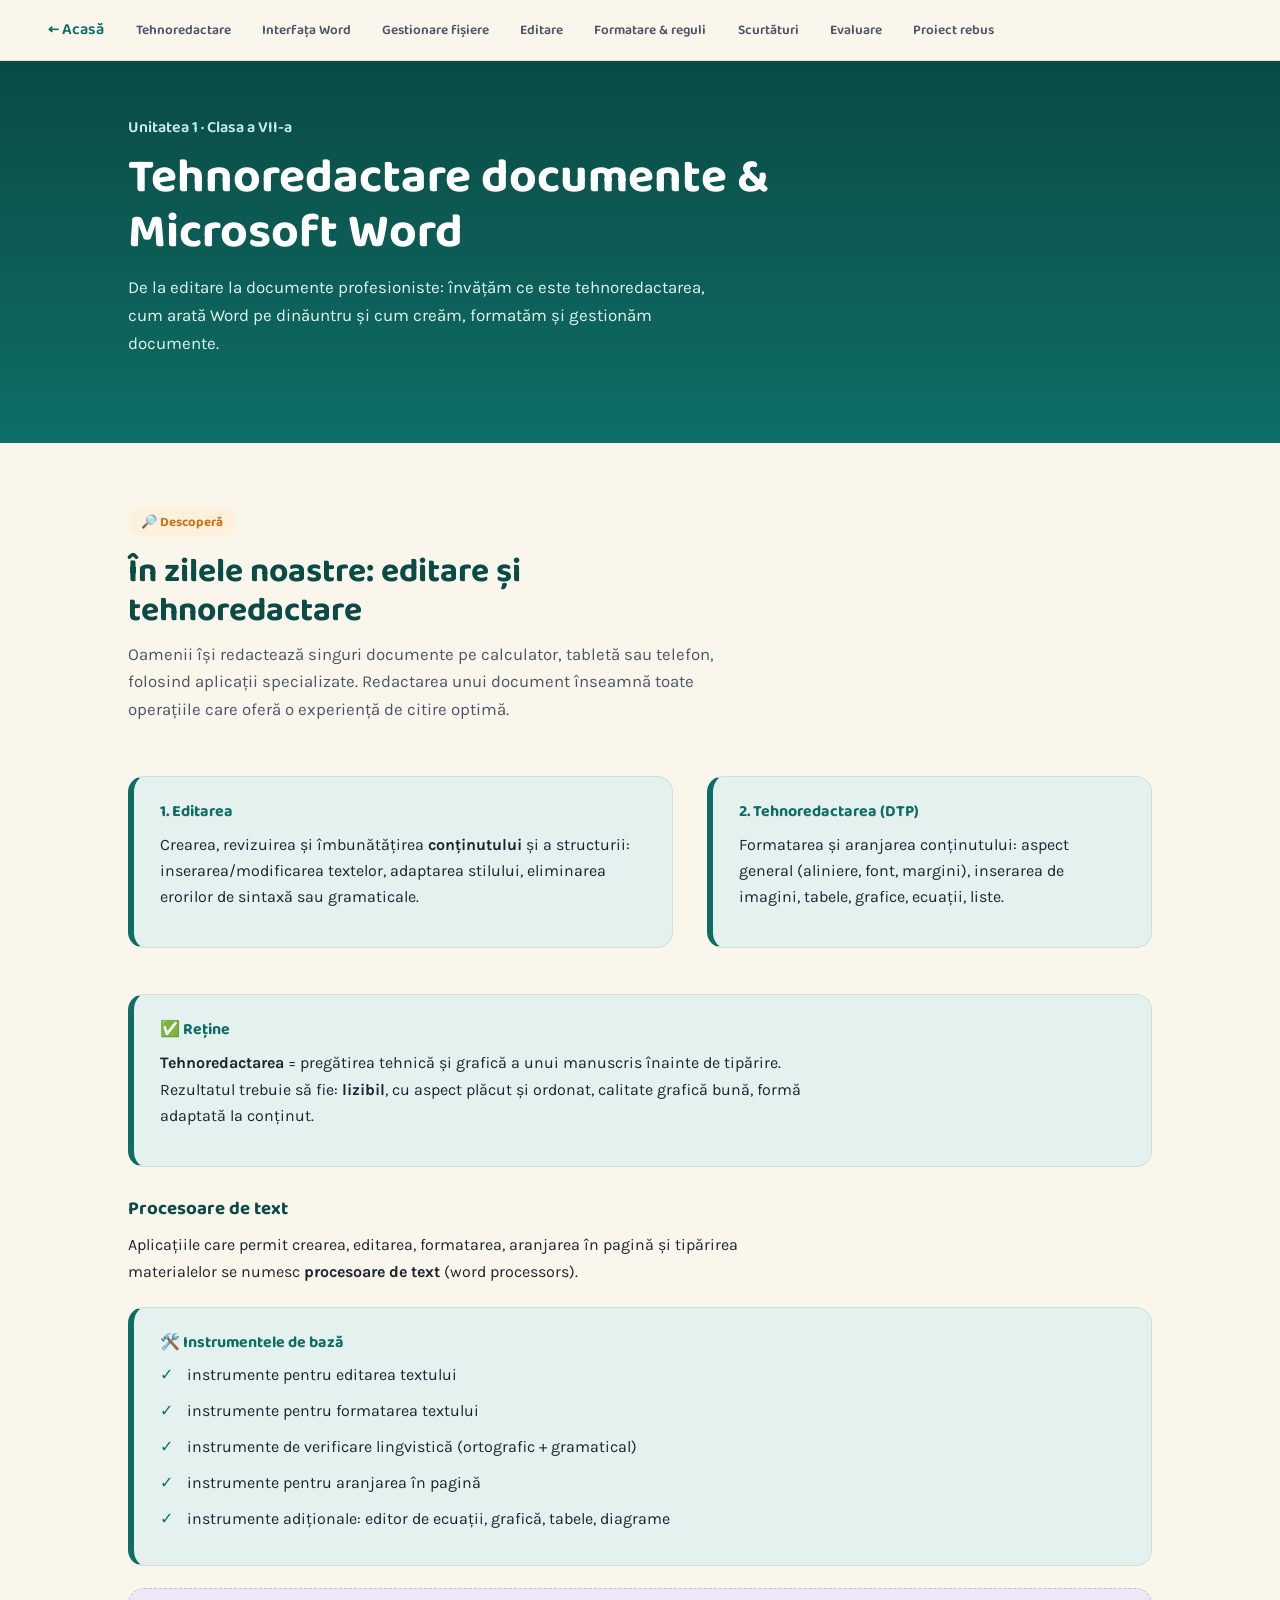
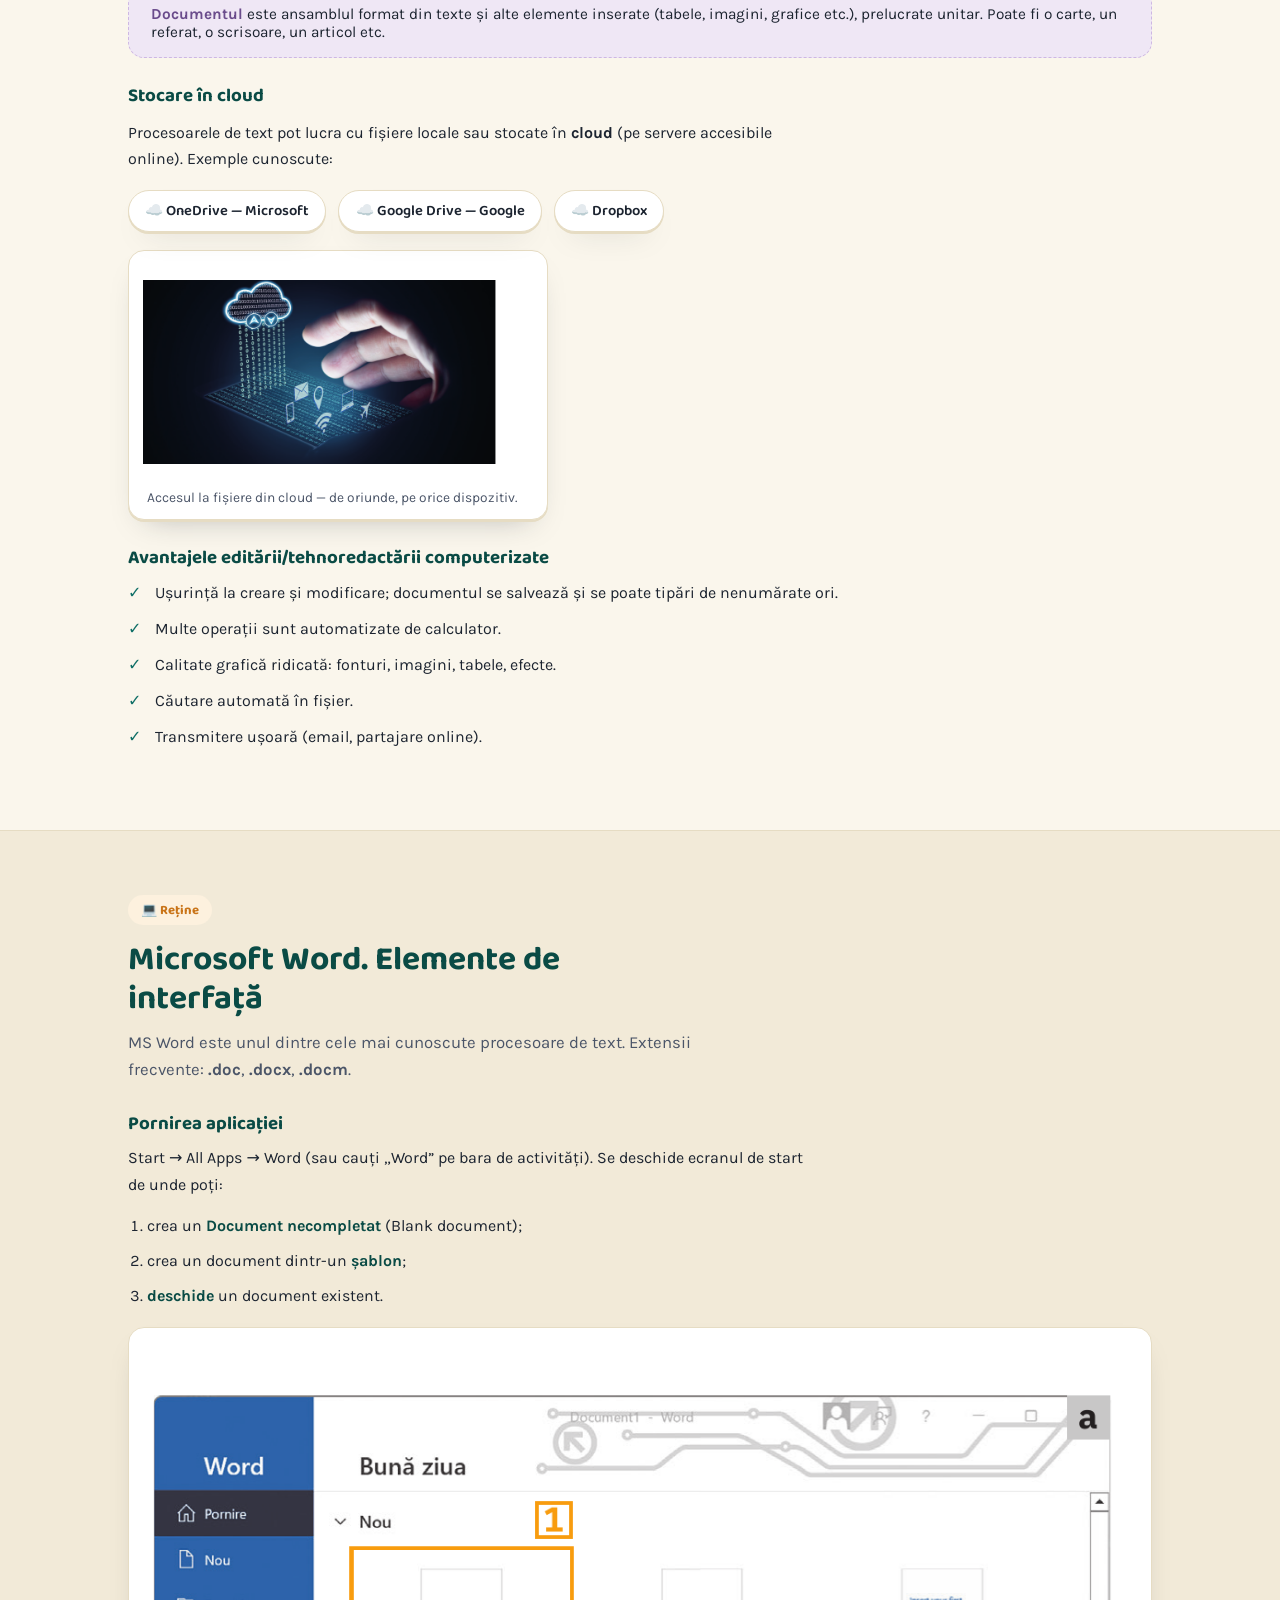
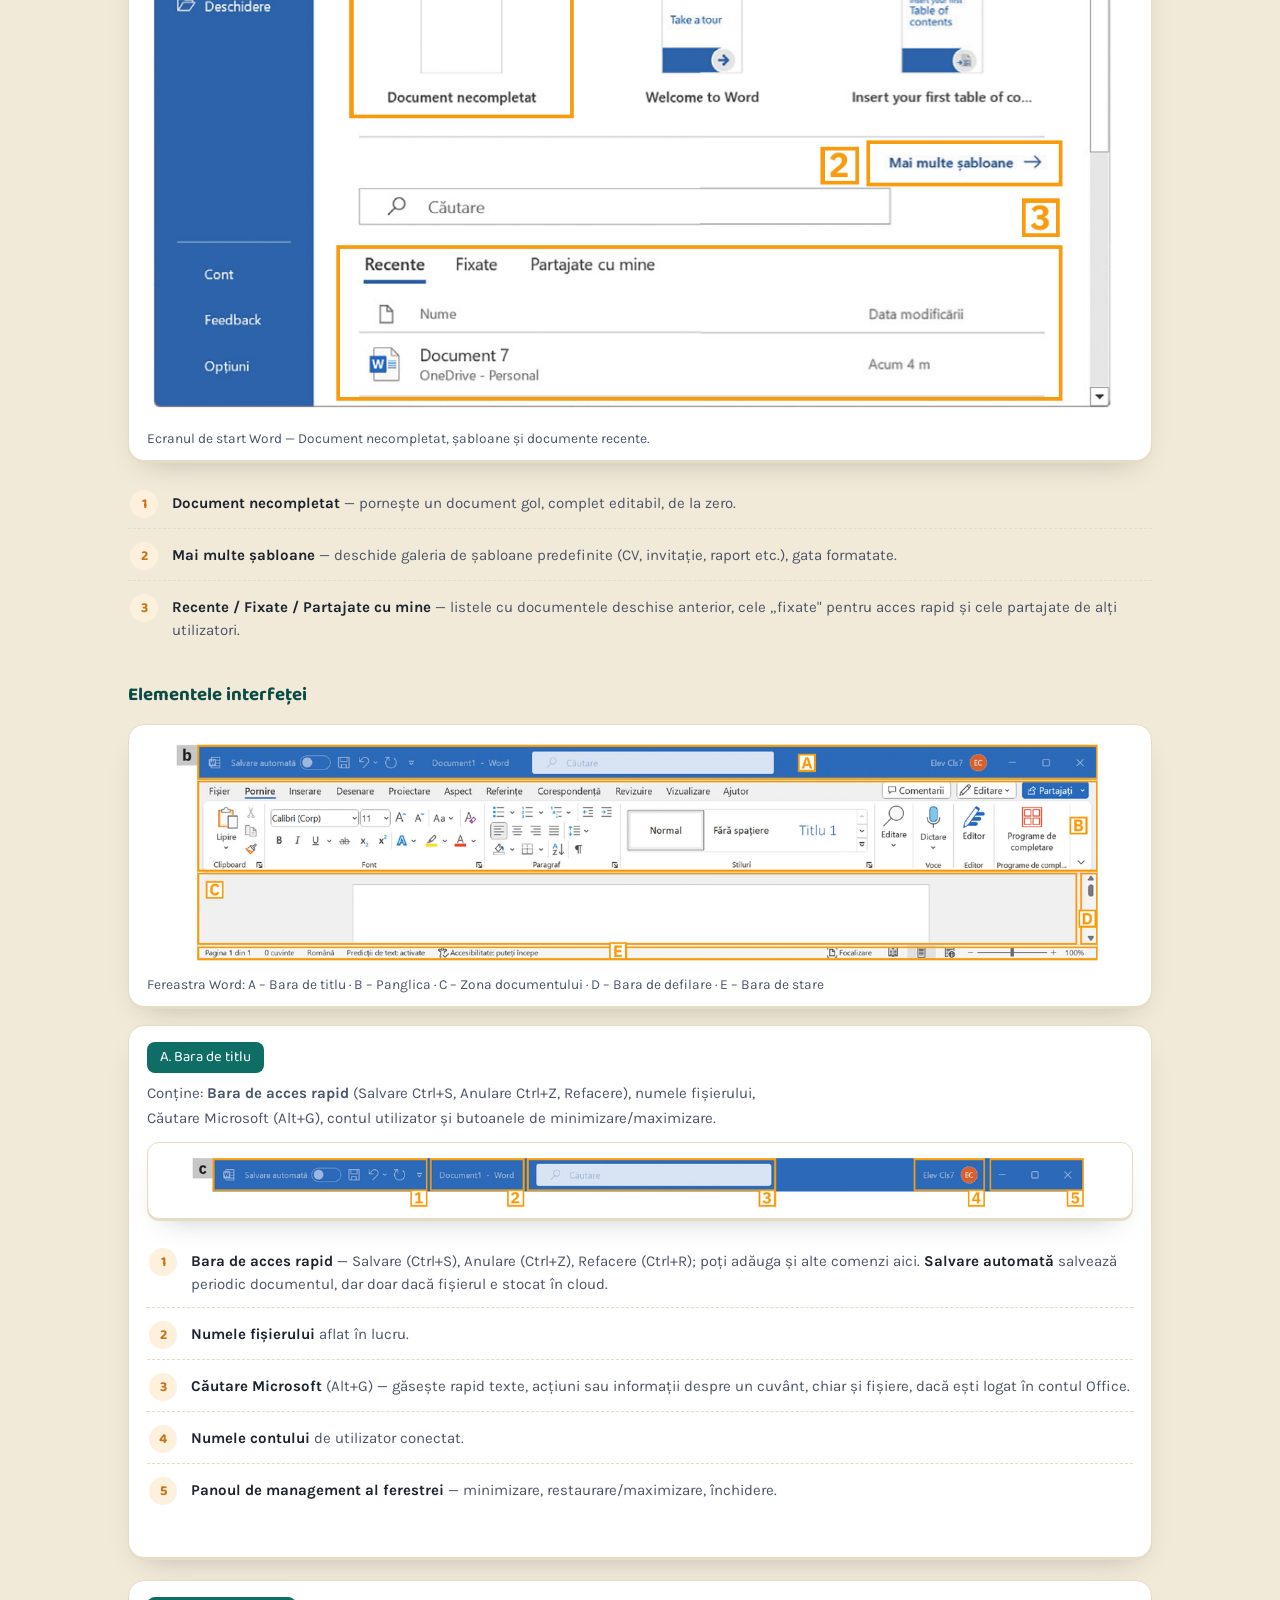
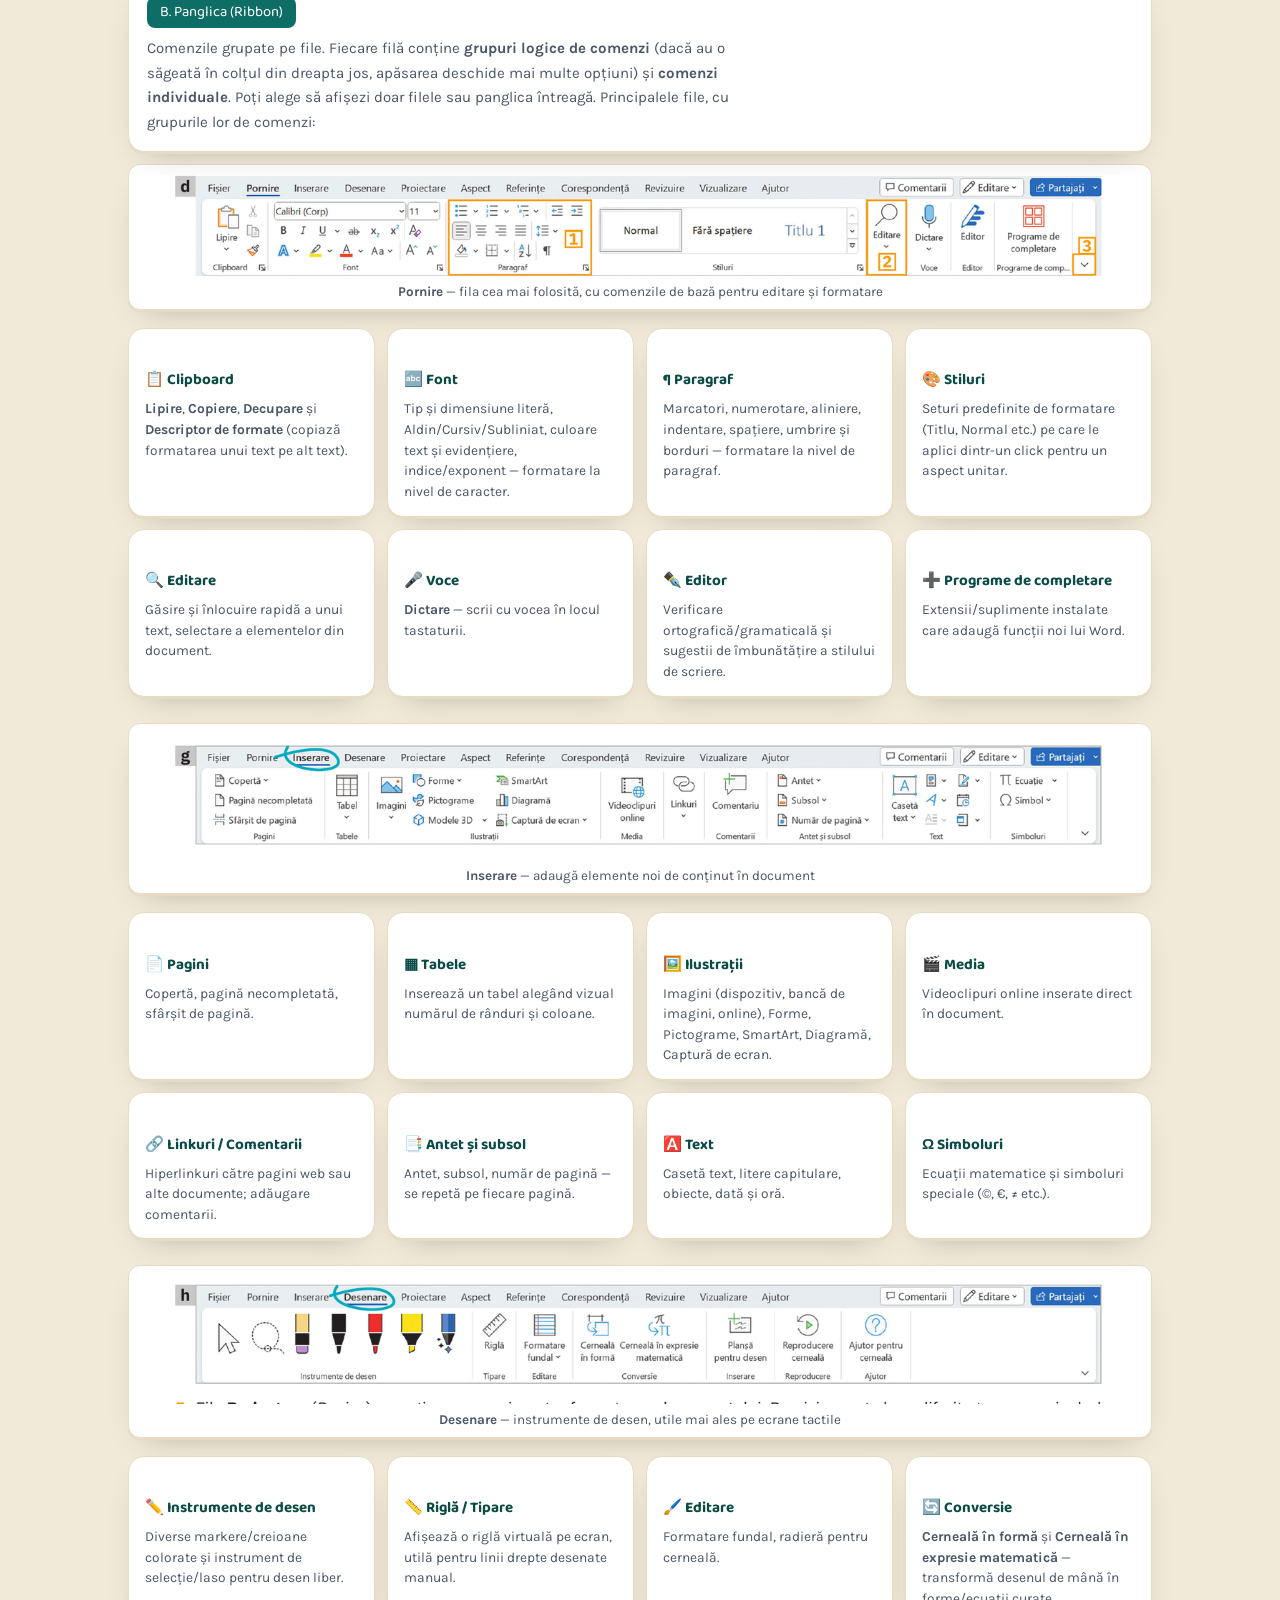
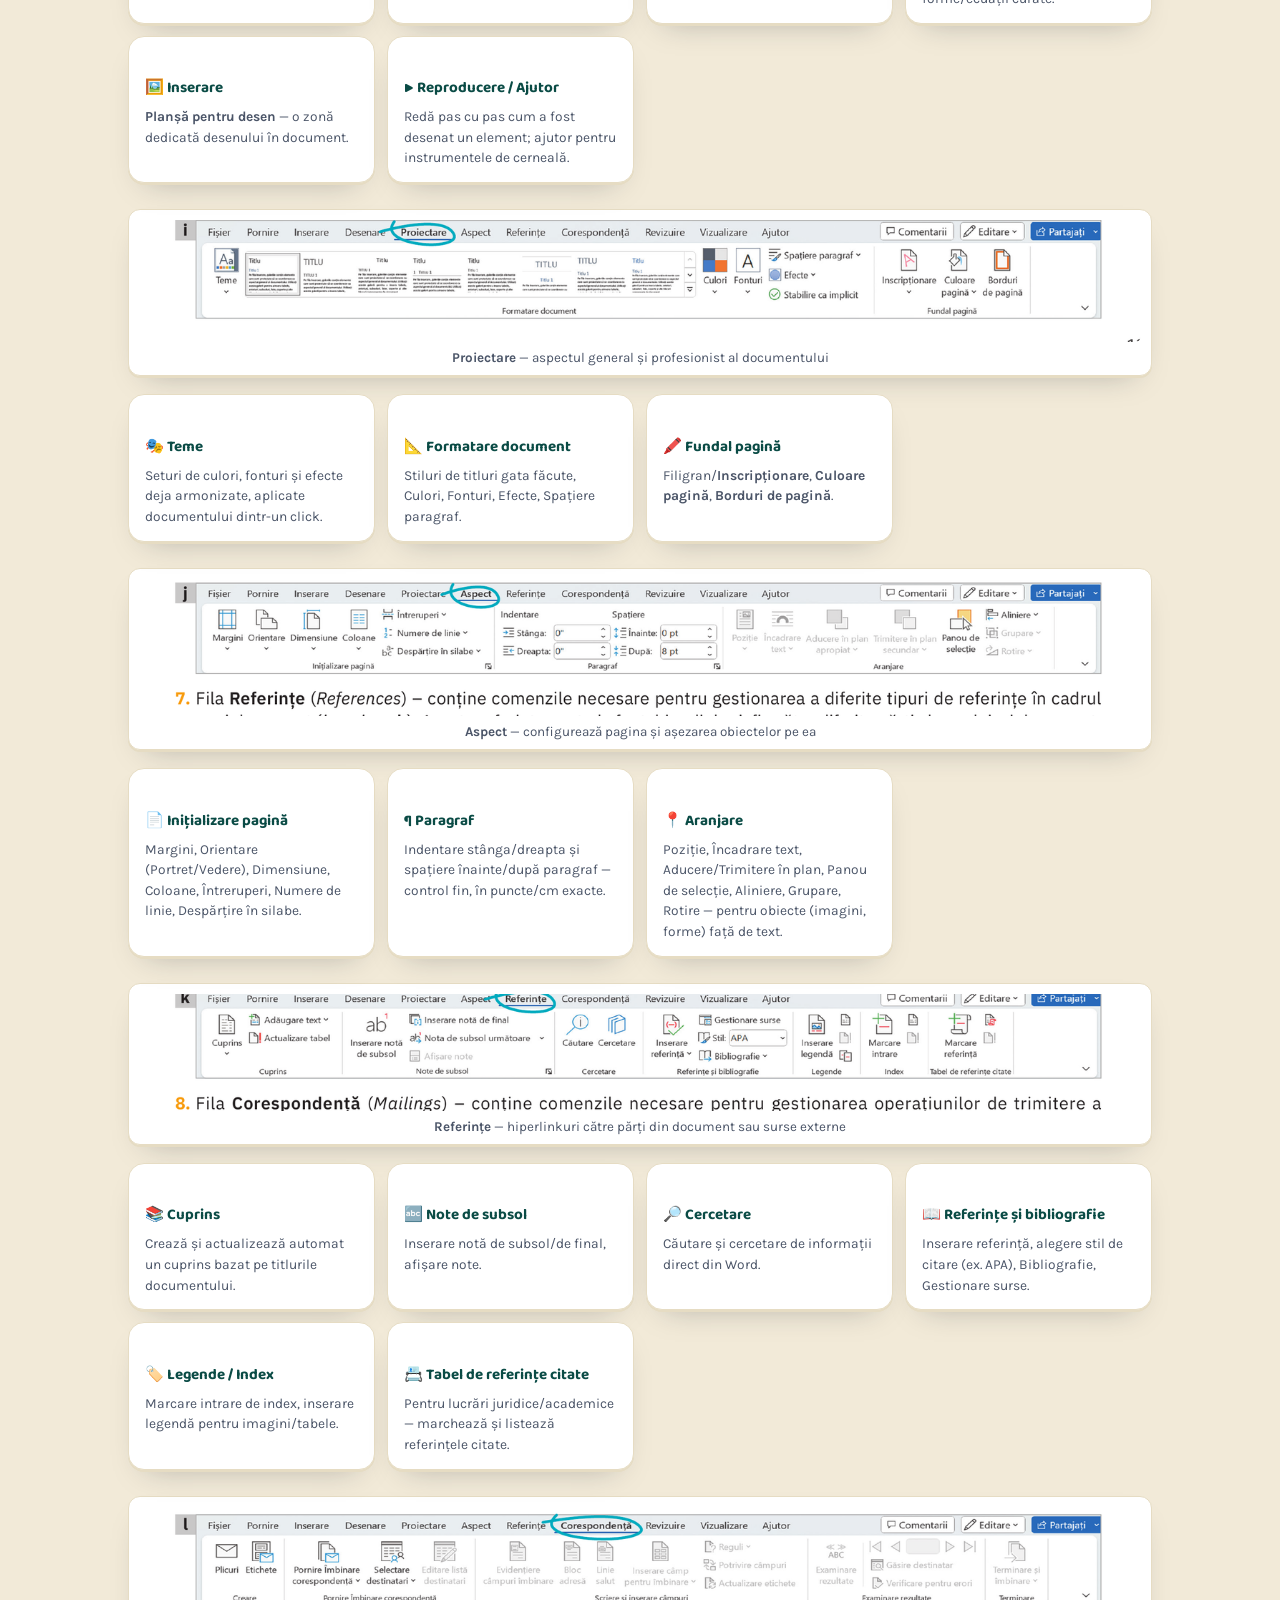
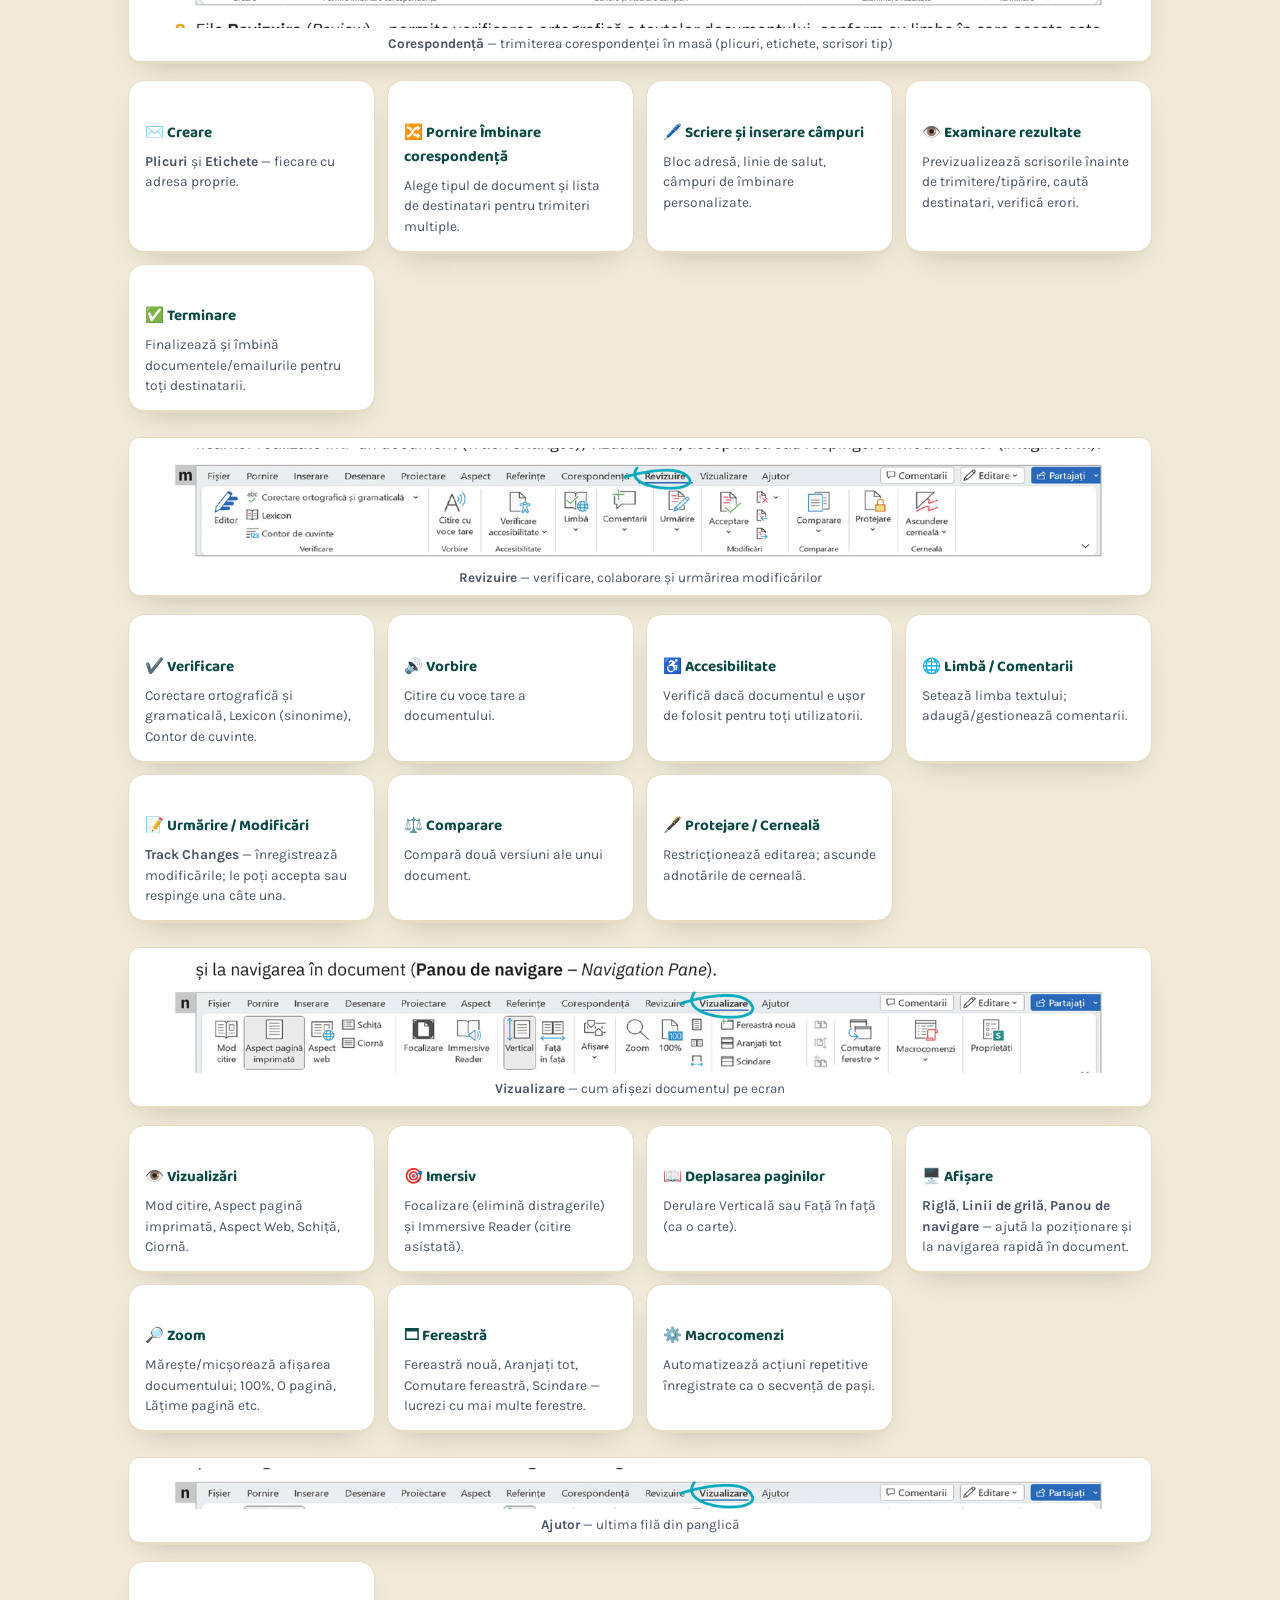
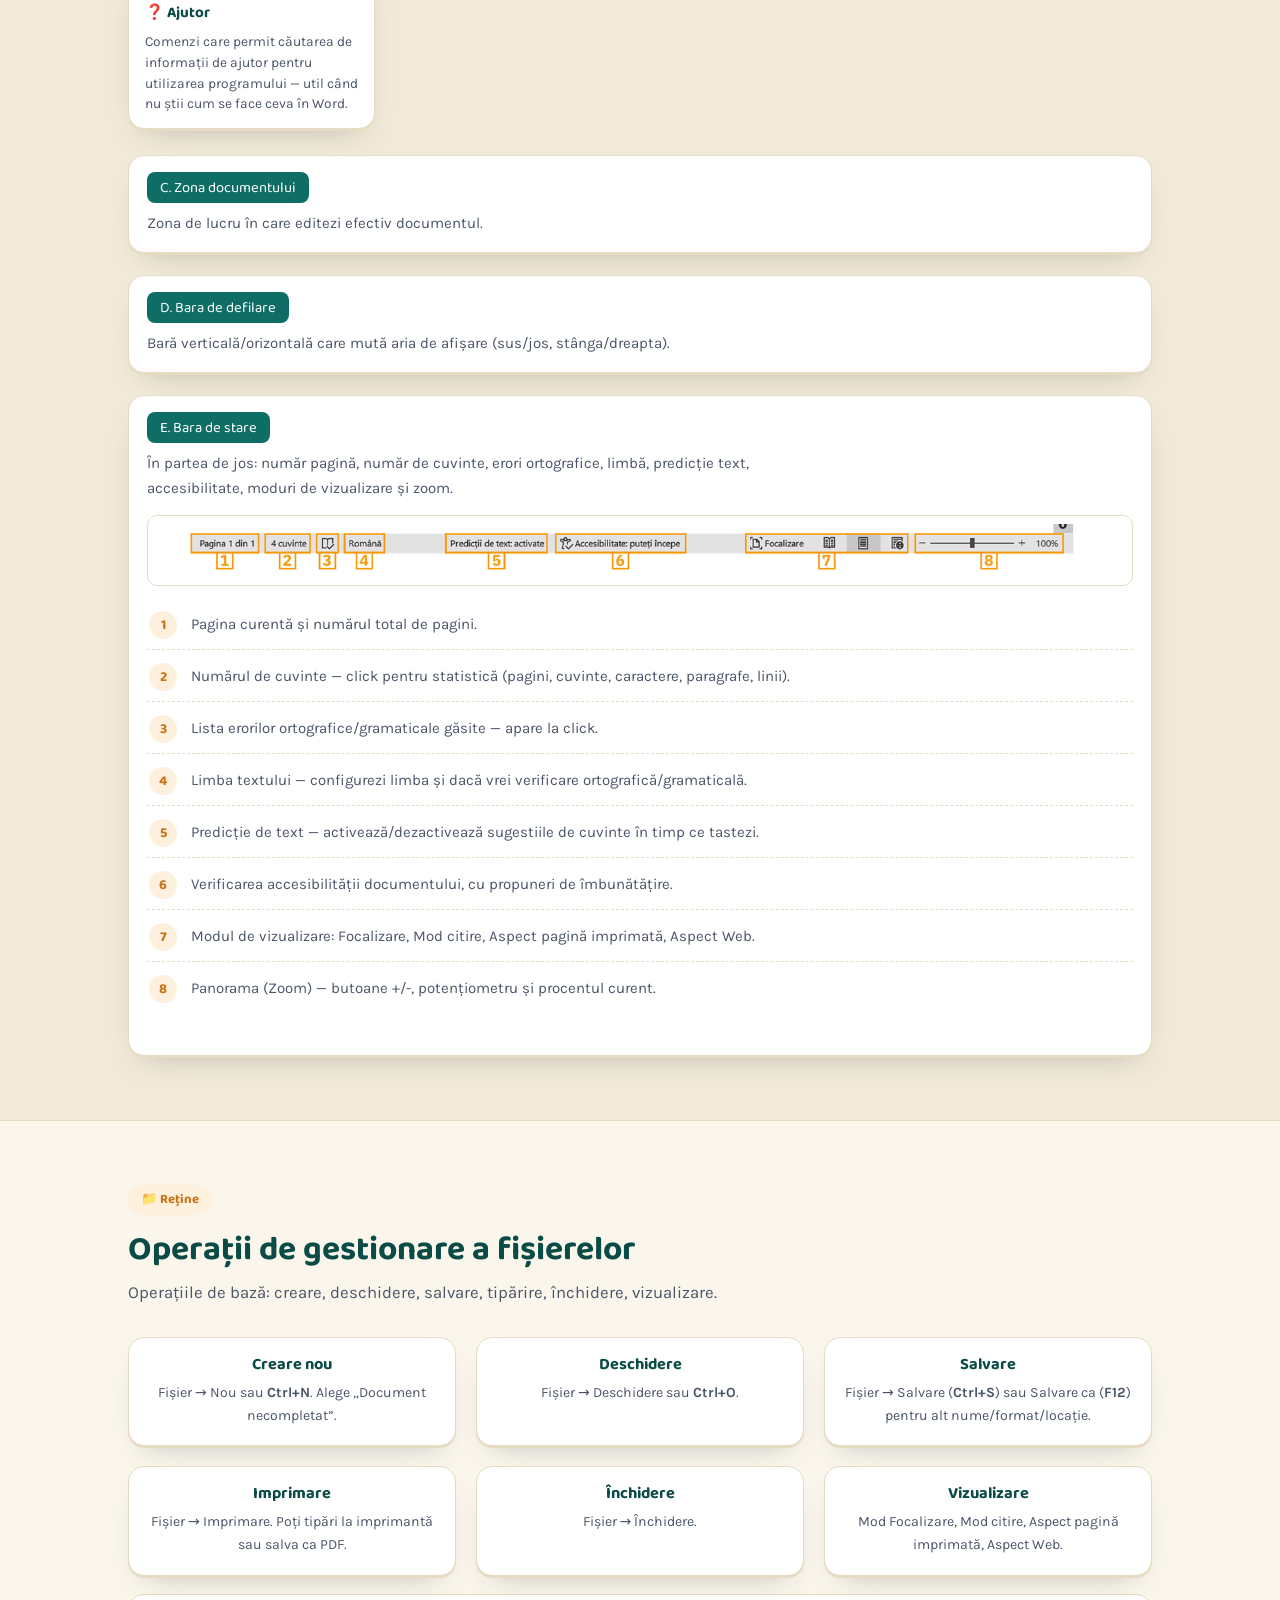
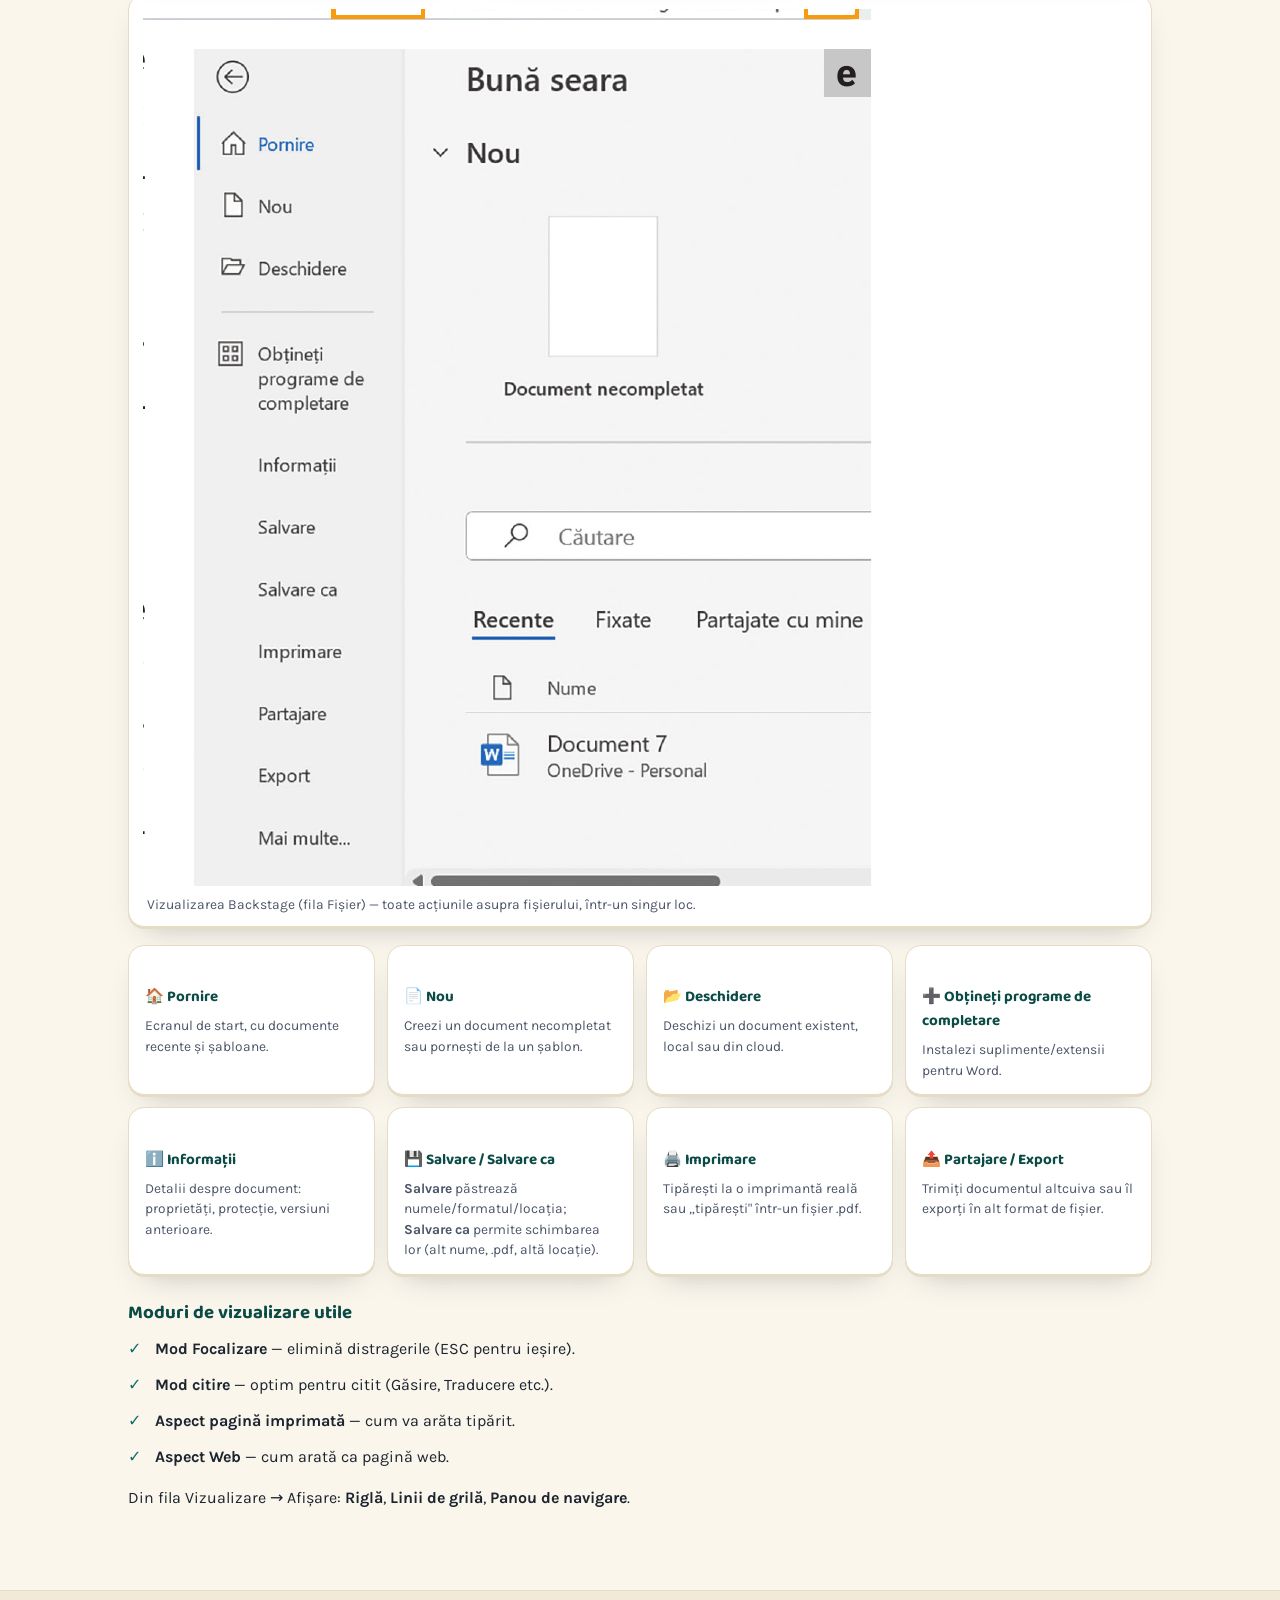
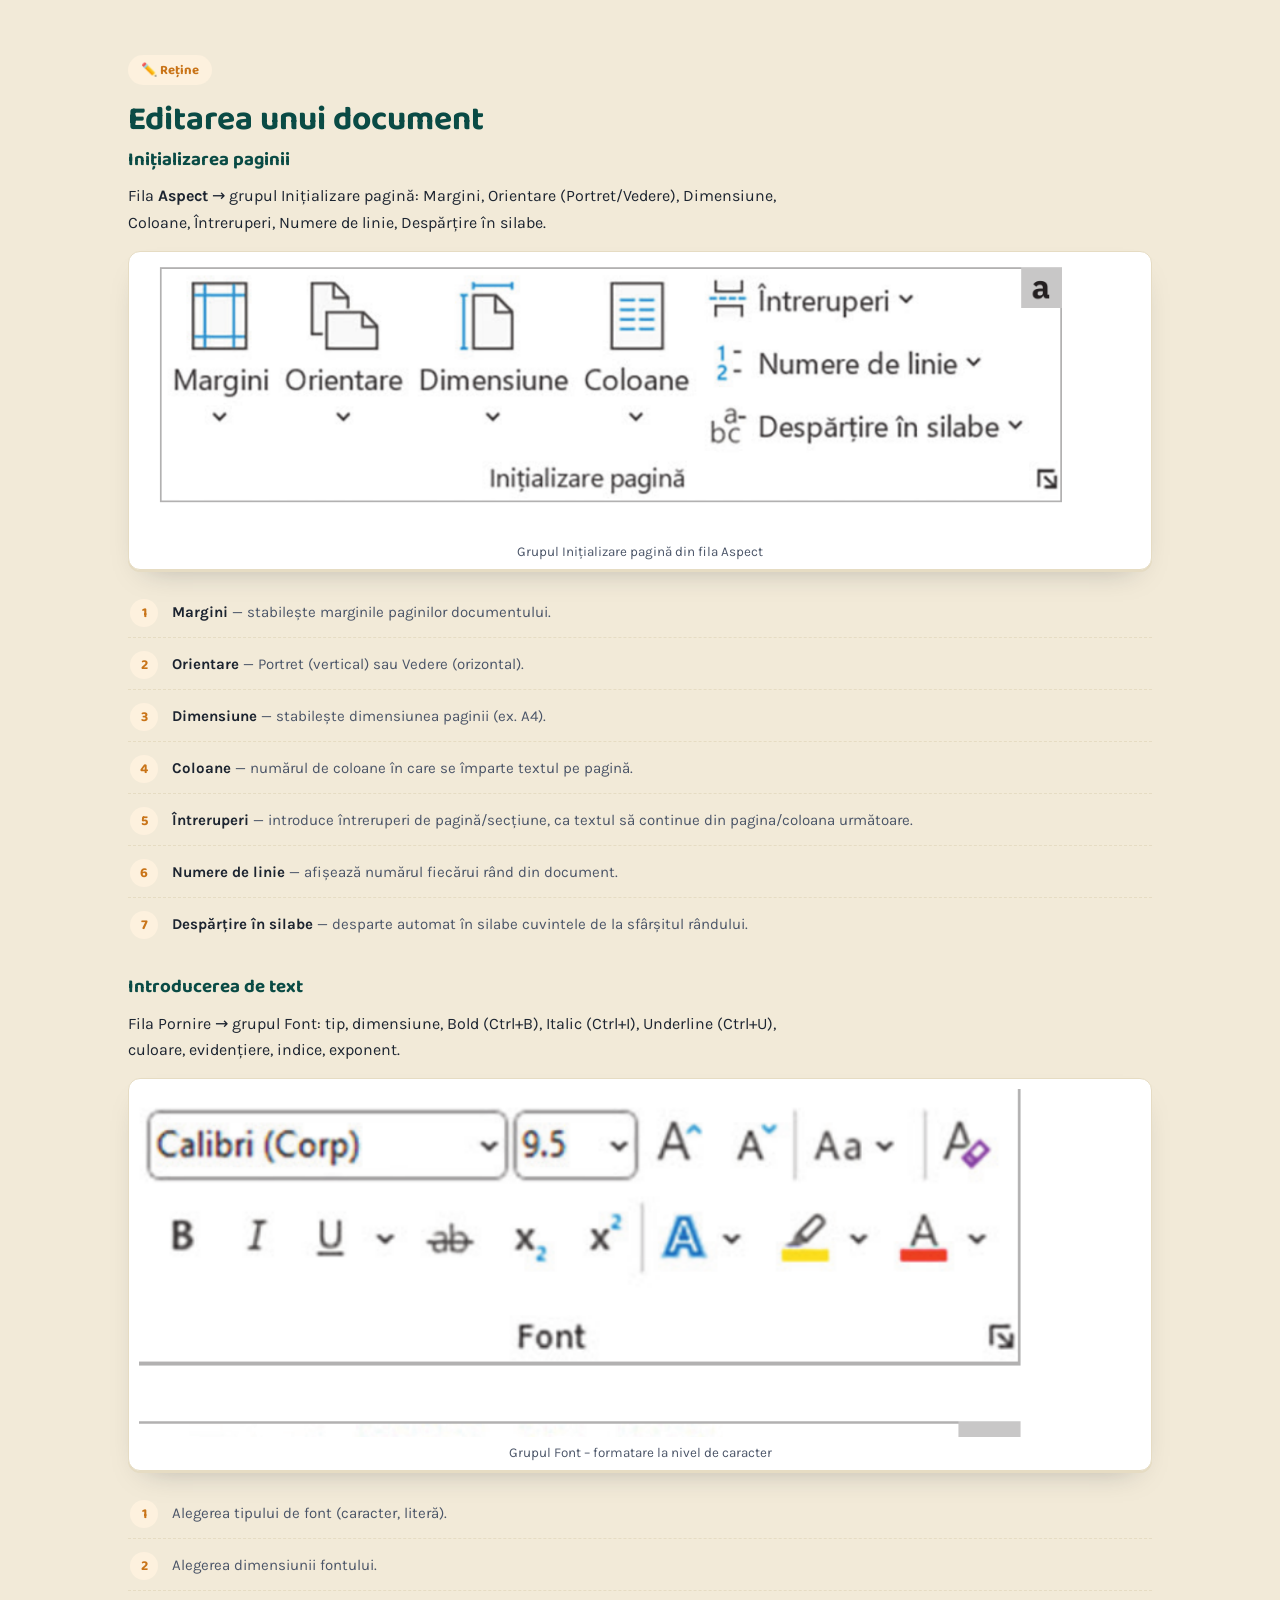
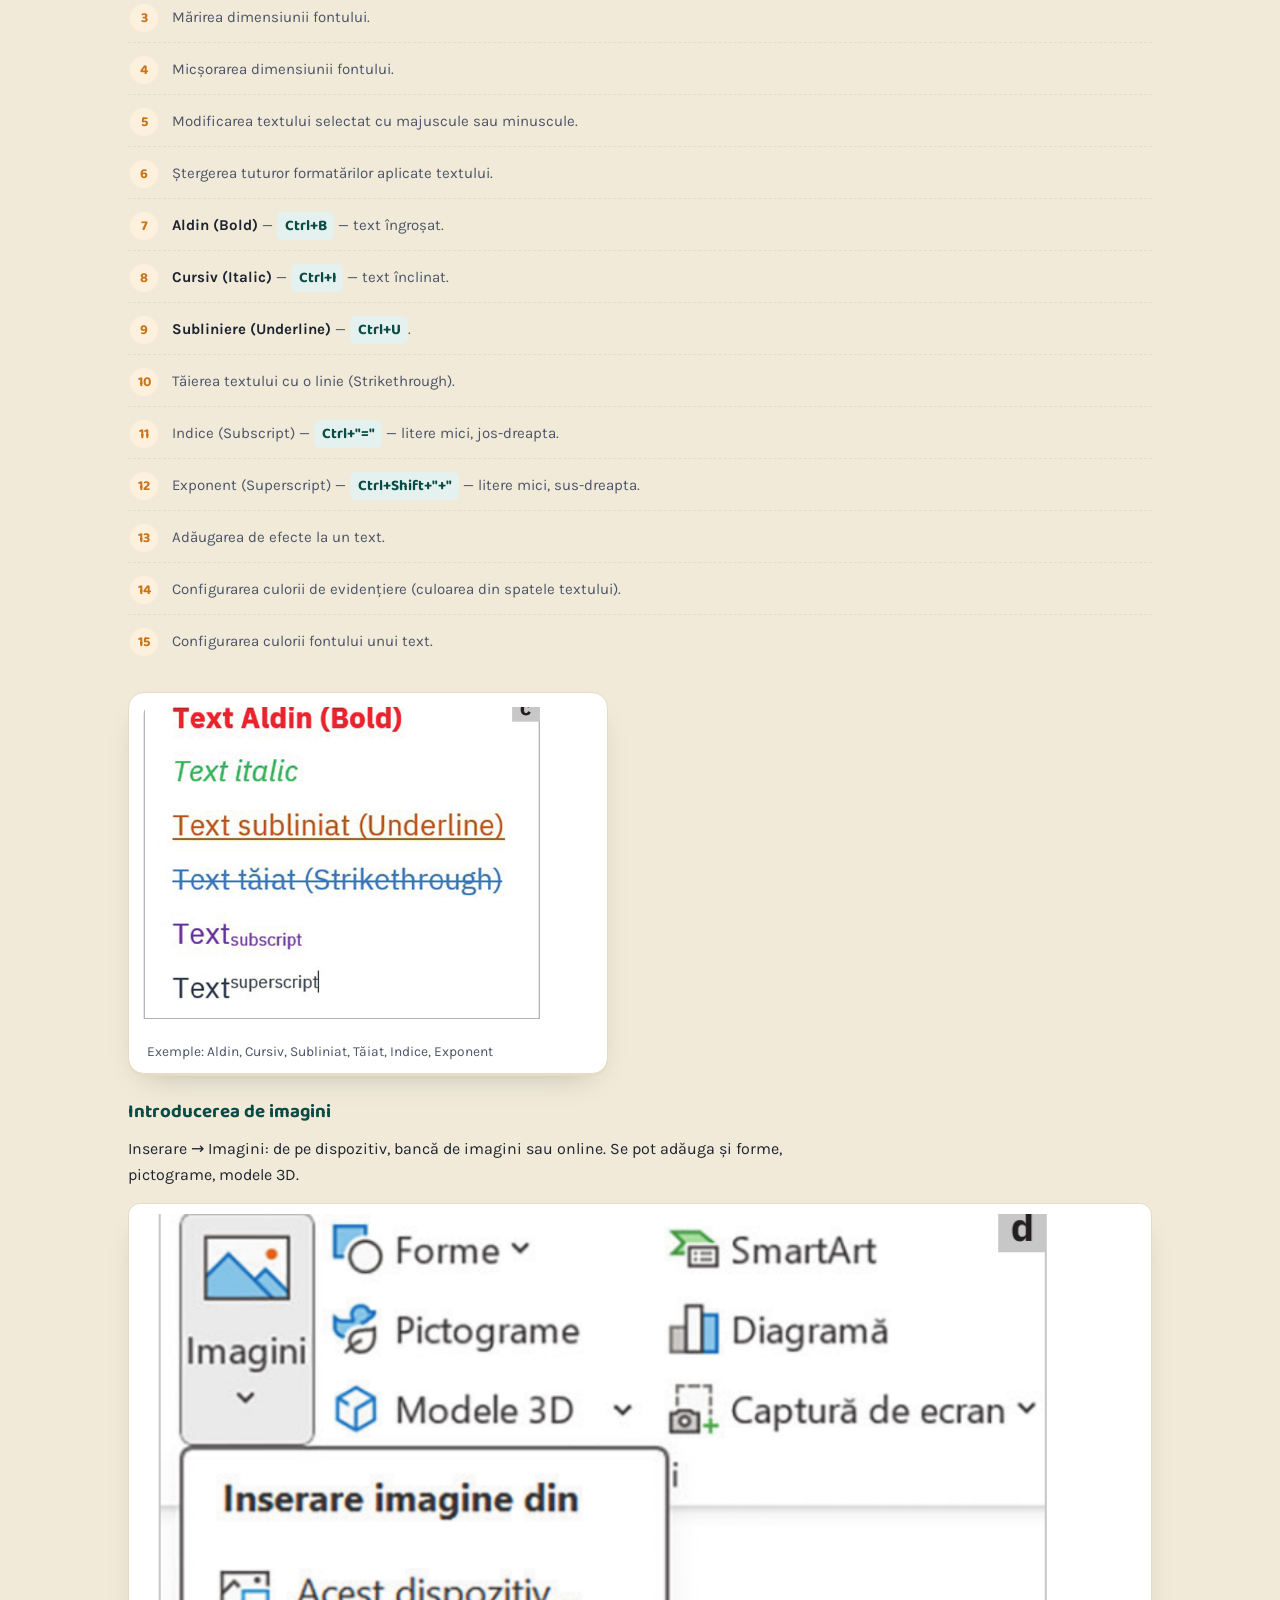
<file: unitatea1-tehnoredactare.html>
<!DOCTYPE html>
<html lang="ro">
<head>
<meta charset="UTF-8">
<meta name="viewport" content="width=device-width, initial-scale=1.0">
<title>Unitatea 1 — Tehnoredactare documente | Informatică, clasa a VII-a</title>
<link rel="stylesheet" href="style.css">
<style>
  .topbar{ position: sticky; top:0; z-index: 50; background: rgba(250,246,236,.92); backdrop-filter: blur(6px); border-bottom: 1px solid var(--line); }
  .topbar .row{ display:flex; align-items:center; gap:18px; padding: 12px clamp(18px,4vw,48px); }
  .topbar a.back{ font-family:'Baloo 2',sans-serif; font-weight:600; color:var(--teal); text-decoration:none; white-space:nowrap; display:flex; gap:.4em; align-items:center; }
  .toc{ display:flex; gap:4px; overflow-x:auto; scrollbar-width:none; }
  .toc::-webkit-scrollbar{ display:none; }
  .toc a{ font-family:'Baloo 2',sans-serif; font-size:.85rem; font-weight:600; white-space:nowrap; padding: .5em 1em; border-radius:999px; text-decoration:none; color: var(--ink-soft); }
  .toc a.active, .toc a:hover{ background: var(--teal); color:#fff; }
  .lesson-hero{ background: linear-gradient(180deg, var(--teal-dark), var(--teal)); color:#fff; padding: 54px 0 70px; }
  .lesson-hero .eyebrow{ font-family:'Baloo 2',sans-serif; color:#cdeee8; margin-bottom:10px; font-weight:600;}
  .lesson-hero h1{ color:#fff; font-size: clamp(1.9rem, 4.4vw, 3rem); max-width: 24ch; }
  .lesson-hero p{ color:#e2f4f0; max-width:60ch; margin-top:14px; font-size:1.06rem; }
  .section{ padding: 64px 0; border-bottom: 1px solid var(--line); }
  .section.tint{ background: var(--paper-deep); }
  .section > .container > .kicker{ display:inline-flex; align-items:center; gap:.5em; font-family:'Baloo 2',sans-serif; font-weight:700; color: var(--amber-dark); background: var(--amber-tint); padding:.35em 1em; border-radius:999px; font-size:.82rem; margin-bottom: 16px; }
  .section h2{ font-size: clamp(1.5rem, 3vw, 2.1rem); max-width: 28ch; margin-bottom: 10px;}
  .section .sub{ color: var(--ink-soft); font-size: 1.05rem; max-width: 62ch; margin-bottom: 30px;}
  .two-col{ display:grid; grid-template-columns: 1.1fr .9fr; gap: 34px; align-items:start; }
  @media (max-width: 820px){ .two-col{ grid-template-columns: 1fr; } }
  .three-col{ display:grid; grid-template-columns: repeat(3,1fr); gap:20px; }
  @media (max-width: 820px){ .three-col{ grid-template-columns: 1fr 1fr; } }
  @media (max-width: 560px){ .three-col{ grid-template-columns: 1fr; } }
  .mini-card{ background: var(--card); border:1px solid var(--line); border-radius: var(--radius-m); padding: 18px; text-align:center; box-shadow: var(--shadow-card); }
  .mini-card h4{ font-size:1.02rem; color:var(--teal-dark); margin-bottom:6px; }
  .mini-card p{ font-size:.88rem; color:var(--ink-soft); margin:0; }
  ul.check{ list-style:none; margin:0 0 1em; padding:0; }
  ul.check li{ position:relative; padding-left:1.7em; margin-bottom:.7em; line-height:1.55; }
  ul.check li::before{ content:"✓"; position:absolute; left:0; top:0; color: var(--teal); font-weight:700; }
  ol.steps{ margin:0 0 1em; padding-left: 1.2em; }
  ol.steps li{ margin-bottom:.6em; line-height:1.6; }
  ol.steps li b{ color: var(--teal-dark); }
  .tabwalk{ display:flex; flex-direction:column; gap:22px; }
  .tabwalk .item{ background: var(--card); border:1px solid var(--line); border-radius: var(--radius-m); padding: 16px 18px; box-shadow: var(--shadow-card); }
  .tabwalk .item .name{ font-family:'Baloo 2',sans-serif; color:#fff; background:var(--teal); display:inline-block; padding:.25em .9em; border-radius:8px; font-size:.92rem; margin-bottom:8px; }
  .tabwalk .item p{ margin:0; font-size:.94rem; color: var(--ink-soft); }
  .apps{ display:flex; flex-wrap:wrap; gap:12px; margin: 18px 0; }
  .apps span{ font-family:'Baloo 2',sans-serif; font-weight:600; font-size:.92rem; background:#fff; border:1px solid var(--line); padding:.55em 1.1em; border-radius:999px; box-shadow: var(--shadow-card); }
  .shortcut-grid{ display:grid; grid-template-columns: repeat(auto-fill, minmax(200px,1fr)); gap:12px; margin-top:16px; }
  .shortcut{ background:var(--card); border:1px solid var(--line); border-radius:12px; padding:14px 16px; display:flex; align-items:center; gap:12px; }
  .shortcut kbd{ font-family:'Baloo 2',sans-serif; background:var(--teal-tint); color:var(--teal-dark); padding:.25em .6em; border-radius:6px; font-weight:700; font-size:.9rem; white-space:nowrap; }
  .shortcut span{ font-size:.9rem; color:var(--ink-soft); }
  .quiz-wrap{ background: var(--card); border:1px solid var(--line); border-radius: var(--radius-l); padding: 28px; box-shadow: var(--shadow-card); }
  .quiz-top{ display:flex; justify-content:space-between; align-items:center; gap:16px; flex-wrap:wrap; margin-bottom: 18px;}
  .quiz-score{ font-family:'Baloo 2',sans-serif; font-weight:700; color: var(--teal-dark); font-size:1.05rem; }
  .quiz-stage{ min-height: 260px; display:flex; flex-direction:column; align-items:center; justify-content:center; gap:16px; }
  .q-card{ max-width: 620px; width:100%; background: var(--paper); border:2px solid var(--line); border-radius: var(--radius-m); padding: 22px 24px; text-align:center; font-family:'Baloo 2',sans-serif; font-size:1.1rem; color: var(--ink); font-weight:600; }
  .q-type{ font-size:.78rem; font-weight:700; color: var(--amber-dark); background: var(--amber-tint); display:inline-block; padding:.2em .7em; border-radius:999px; margin-bottom:10px; }
  .choice-row{ display:flex; gap:12px; flex-wrap:wrap; justify-content:center; }
  .choice-btn{ font-family:'Baloo 2',sans-serif; font-weight:700; font-size:.95rem; padding: .7em 1.3em; border-radius: 999px; border:2px solid transparent; cursor:pointer; background: var(--teal-tint); color: var(--teal-dark); }
  .choice-btn:hover{ background: var(--teal); color:#fff; }
  .choice-btn.da{ background: var(--teal-tint); border-color:#bfe0d9; }
  .choice-btn.nu{ background: var(--coral-tint); border-color:#f2c6ba; color: var(--coral-dark); }
  .choice-btn.nu:hover{ background: var(--coral); color:#fff; }
  .hint-box{ max-width:560px; width:100%; font-size:.92rem; color: var(--ink-soft); background: var(--plum-tint); border:1px dashed #cdb7e3; border-radius:12px; padding:12px 16px; display:none; text-align:left; }
  .hint-box.show{ display:block; }
  .feedback{ min-height:28px; font-family:'Baloo 2',sans-serif; font-weight:700; text-align:center; font-size:1.02rem; }
  .feedback.ok{ color: var(--teal-dark); }
  .feedback.bad{ color: var(--coral-dark); }
  .quiz-done{ text-align:center; }
  .quiz-done .big{ font-size:2.4rem; }
  .progress-dots{ display:flex; gap:6px; justify-content:center; margin-top:6px; }
  .progress-dots span{ width:8px;height:8px;border-radius:50%; background:var(--line); }
  .progress-dots span.done{ background: var(--teal); }
  .rebus-box{ background:var(--card); border:1px solid var(--line); border-radius:var(--radius-m); padding:24px; box-shadow:var(--shadow-card); max-width:520px; margin:0 auto; }
  .rebus-grid{ display:inline-grid; grid-template-columns: repeat(6, 36px); gap:3px; margin:16px 0; }
  .rebus-cell{ width:36px; height:36px; border:1px solid #c9c0a6; display:flex; align-items:center; justify-content:center; font-family:'Baloo 2',sans-serif; font-weight:700; font-size:.95rem; background:#fff; }
  .rebus-cell.filled{ background:var(--teal-tint); color:var(--teal-dark); }
  .rebus-cell.vert{ background:#e8f5f2; }
  .rebus-defs{ text-align:left; font-size:.92rem; color:var(--ink-soft); margin-top:12px; }
  .rebus-defs li{ margin-bottom:6px; }
  .sol-toggle{ margin-top:18px; text-align:center; }
  .sol-img{ display:none; margin-top:16px; }
  .sol-img.show{ display:block; }
  footer.end{ padding: 50px 0 70px; text-align:center; }
  footer.end .btn{ margin-top: 10px; }
  .figure{ background: var(--card); border:1px solid var(--line); border-radius: var(--radius-m); padding: 14px; box-shadow: var(--shadow-card); margin: 18px 0; }
  .figure img{ border-radius: 8px; max-width:100%; height:auto; display:block; }
  .figure figcaption{ font-size: .86rem; color: var(--ink-soft); margin-top: 10px; padding: 0 4px; }
  .ribbon-shot{ background: var(--card); border:1px solid var(--line); border-radius:12px; padding:10px; margin:12px 0 18px; box-shadow: var(--shadow-card); overflow:hidden; }
  .ribbon-shot img{ width:100%; height:auto; display:block; border-radius:6px; }
  .ribbon-shot .cap{ font-size:.84rem; color:var(--ink-soft); margin-top:8px; text-align:center; }
  .status-shot{ background:var(--card); border:1px solid var(--line); border-radius:10px; padding:8px; margin:14px 0; overflow-x:auto; }
  .status-shot img{ min-width:700px; height:auto; display:block; }
  .zones{ margin: 6px 0 26px; display:flex; flex-direction:column; gap:2px; }
  .zones .zone{ display:flex; gap:14px; padding:10px 2px; border-bottom:1px dashed var(--line); align-items:flex-start; }
  .zones .zone:last-child{ border-bottom:none; }
  .zones .zone .num{ flex:0 0 auto; width:28px; height:28px; border-radius:50%; background:var(--amber-tint); color:var(--amber-dark); font-family:'Baloo 2',sans-serif; font-weight:700; display:flex; align-items:center; justify-content:center; font-size:.88rem; margin-top:1px; }
  .zones .zone .txt{ font-size:.94rem; color:var(--ink-soft); line-height:1.55; padding-top:3px; }
  .zones .zone .txt b{ color:var(--ink); }
  .ribbon-groups{ display:grid; grid-template-columns: repeat(auto-fill, minmax(210px,1fr)); gap:12px; margin:14px 0 26px; }
  .ribbon-groups .grp{ background:var(--card); border:1px solid var(--line); border-radius:var(--radius-m); padding:14px 16px; box-shadow:var(--shadow-card); }
  .ribbon-groups .grp h5{ font-family:'Baloo 2',sans-serif; color:var(--teal-dark); font-size:.95rem; margin-bottom:6px; display:flex; align-items:center; gap:.4em; }
  .ribbon-groups .grp p{ font-size:.86rem; color:var(--ink-soft); margin:0; line-height:1.5; }
</style>
</head>
<body>

<div class="topbar">
  <div class="row">
    <a class="back" href="index.html">← Acasă</a>
    <nav class="toc" id="toc">
      <a href="#intro">Tehnoredactare</a>
      <a href="#word">Interfața Word</a>
      <a href="#fisiere">Gestionare fișiere</a>
      <a href="#editare">Editare</a>
      <a href="#formatare">Formatare & reguli</a>
      <a href="#shortcuts">Scurtături</a>
      <a href="#evaluare">Evaluare</a>
      <a href="#proiect">Proiect rebus</a>
    </nav>
  </div>
</div>

<header class="lesson-hero">
  <div class="container">
    <div class="eyebrow">Unitatea 1 · Clasa a VII-a</div>
    <h1>Tehnoredactare documente & Microsoft Word</h1>
    <p>De la editare la documente profesioniste: învățăm ce este tehnoredactarea, cum arată Word pe dinăuntru și cum creăm, formatăm și gestionăm documente.</p>
  </div>
</header>

<!-- 1. TEHNOREDACTARE -->
<section class="section" id="intro">
  <div class="container">
    <span class="kicker">🔎 Descoperă</span>
    <h2>În zilele noastre: editare și tehnoredactare</h2>
    <p class="sub">Oamenii își redactează singuri documente pe calculator, tabletă sau telefon, folosind aplicații specializate. Redactarea unui document înseamnă toate operațiile care oferă o experiență de citire optimă.</p>

    <div class="two-col">
      <div class="retine">
        <div class="tag">1. Editarea</div>
        <p>Crearea, revizuirea și îmbunătățirea <b>conținutului</b> și a structurii: inserarea/modificarea textelor, adaptarea stilului, eliminarea erorilor de sintaxă sau gramaticale.</p>
      </div>
      <div class="retine">
        <div class="tag">2. Tehnoredactarea (DTP)</div>
        <p>Formatarea și aranjarea conținutului: aspect general (aliniere, font, margini), inserarea de imagini, tabele, grafice, ecuații, liste.</p>
      </div>
    </div>

    <div class="retine" style="margin-top:24px;">
      <div class="tag">✅ Reține</div>
      <p><b>Tehnoredactarea</b> = pregătirea tehnică și grafică a unui manuscris înainte de tipărire. Rezultatul trebuie să fie: <b>lizibil</b>, cu aspect plăcut și ordonat, calitate grafică bună, formă adaptată la conținut.</p>
    </div>

    <h3 style="margin:32px 0 12px;">Procesoare de text</h3>
    <p>Aplicațiile care permit crearea, editarea, formatarea, aranjarea în pagină și tipărirea materialelor se numesc <b>procesoare de text</b> (word processors).</p>

    <div class="retine">
      <div class="tag">🛠️ Instrumentele de bază</div>
      <ul class="check" style="margin:0;">
        <li>instrumente pentru editarea textului</li>
        <li>instrumente pentru formatarea textului</li>
        <li>instrumente de verificare lingvistică (ortografic + gramatical)</li>
        <li>instrumente pentru aranjarea în pagină</li>
        <li>instrumente adiționale: editor de ecuații, grafică, tabele, diagrame</li>
      </ul>
    </div>

    <div class="info-fapt">
      <strong>Documentul</strong> este ansamblul format din texte și alte elemente inserate (tabele, imagini, grafice etc.), prelucrate unitar. Poate fi o carte, un referat, o scrisoare, un articol etc.
    </div>

    <h3 style="margin:28px 0 12px;">Stocare în cloud</h3>
    <p>Procesoarele de text pot lucra cu fișiere locale sau stocate în <b>cloud</b> (pe servere accesibile online). Exemple cunoscute:</p>
    <div class="apps">
      <span>☁️ OneDrive — Microsoft</span>
      <span>☁️ Google Drive — Google</span>
      <span>☁️ Dropbox</span>
    </div>
    <div class="figure" style="max-width:420px;">
      <img src="assets/cloud.png" alt="Stocare în cloud">
      <figcaption>Accesul la fișiere din cloud — de oriunde, pe orice dispozitiv.</figcaption>
    </div>

    <h3 style="margin:28px 0 12px;">Avantajele editării/tehnoredactării computerizate</h3>
    <ul class="check">
      <li>Ușurință la creare și modificare; documentul se salvează și se poate tipări de nenumărate ori.</li>
      <li>Multe operații sunt automatizate de calculator.</li>
      <li>Calitate grafică ridicată: fonturi, imagini, tabele, efecte.</li>
      <li>Căutare automată în fișier.</li>
      <li>Transmitere ușoară (email, partajare online).</li>
    </ul>
  </div>
</section>

<!-- 2. MICROSOFT WORD - INTERFAȚĂ -->
<section class="section tint" id="word">
  <div class="container">
    <span class="kicker">💻 Reține</span>
    <h2>Microsoft Word. Elemente de interfață</h2>
    <p class="sub">MS Word este unul dintre cele mai cunoscute procesoare de text. Extensii frecvente: <b>.doc</b>, <b>.docx</b>, <b>.docm</b>.</p>

    <h3 style="margin:24px 0 10px;">Pornirea aplicației</h3>
    <p>Start → All Apps → Word (sau cauți „Word” pe bara de activități). Se deschide ecranul de start de unde poți:</p>
    <ol class="steps">
      <li>crea un <b>Document necompletat</b> (Blank document);</li>
      <li>crea un document dintr-un <b>șablon</b>;</li>
      <li><b>deschide</b> un document existent.</li>
    </ol>

    <div class="figure">
      <img src="assets/word_start.png" alt="Ecranul de start Microsoft Word">
      <figcaption>Ecranul de start Word — Document necompletat, șabloane și documente recente.</figcaption>
    </div>
    <div class="zones">
      <div class="zone"><span class="num">1</span><span class="txt"><b>Document necompletat</b> — pornește un document gol, complet editabil, de la zero.</span></div>
      <div class="zone"><span class="num">2</span><span class="txt"><b>Mai multe șabloane</b> — deschide galeria de șabloane predefinite (CV, invitație, raport etc.), gata formatate.</span></div>
      <div class="zone"><span class="num">3</span><span class="txt"><b>Recente / Fixate / Partajate cu mine</b> — listele cu documentele deschise anterior, cele „fixate" pentru acces rapid și cele partajate de alți utilizatori.</span></div>
    </div>

    <h3 style="margin:32px 0 14px;">Elementele interfeței</h3>
    <div class="figure">
      <img src="assets/word_interface.png" alt="Interfața completă Microsoft Word">
      <figcaption>Fereastra Word: A – Bara de titlu · B – Panglica · C – Zona documentului · D – Bara de defilare · E – Bara de stare</figcaption>
    </div>

    <div class="tabwalk">
      <div class="item">
        <span class="name">A. Bara de titlu</span>
        <p>Conține: <b>Bara de acces rapid</b> (Salvare Ctrl+S, Anulare Ctrl+Z, Refacere), numele fișierului, Căutare Microsoft (Alt+G), contul utilizator și butoanele de minimizare/maximizare.</p>
        <div class="ribbon-shot" style="margin-top:12px;">
          <img src="assets/bara_titlu.png" alt="Bara de titlu Word">
        </div>
        <div class="zones" style="margin-top:6px;">
          <div class="zone"><span class="num">1</span><span class="txt"><b>Bara de acces rapid</b> — Salvare (Ctrl+S), Anulare (Ctrl+Z), Refacere (Ctrl+R); poți adăuga și alte comenzi aici. <b>Salvare automată</b> salvează periodic documentul, dar doar dacă fișierul e stocat în cloud.</span></div>
          <div class="zone"><span class="num">2</span><span class="txt"><b>Numele fișierului</b> aflat în lucru.</span></div>
          <div class="zone"><span class="num">3</span><span class="txt"><b>Căutare Microsoft</b> (Alt+G) — găsește rapid texte, acțiuni sau informații despre un cuvânt, chiar și fișiere, dacă ești logat în contul Office.</span></div>
          <div class="zone"><span class="num">4</span><span class="txt"><b>Numele contului</b> de utilizator conectat.</span></div>
          <div class="zone"><span class="num">5</span><span class="txt"><b>Panoul de management al ferestrei</b> — minimizare, restaurare/maximizare, închidere.</span></div>
        </div>
      </div>
      <div class="item">
        <span class="name">B. Panglica (Ribbon)</span>
        <p>Comenzile grupate pe file. Fiecare filă conține <b>grupuri logice de comenzi</b> (dacă au o săgeată în colțul din dreapta jos, apăsarea deschide mai multe opțiuni) și <b>comenzi individuale</b>. Poți alege să afișezi doar filele sau panglica întreagă. Principalele file, cu grupurile lor de comenzi:</p>
      </div>
    </div>

    <div class="ribbon-shot">
      <img src="assets/fila_pornire.png" alt="Fila Pornire">
      <div class="cap"><b>Pornire</b> — fila cea mai folosită, cu comenzile de bază pentru editare și formatare</div>
    </div>
    <div class="ribbon-groups">
      <div class="grp"><h5>📋 Clipboard</h5><p><b>Lipire</b>, <b>Copiere</b>, <b>Decupare</b> și <b>Descriptor de formate</b> (copiază formatarea unui text pe alt text).</p></div>
      <div class="grp"><h5>🔤 Font</h5><p>Tip și dimensiune literă, Aldin/Cursiv/Subliniat, culoare text și evidențiere, indice/exponent — formatare la nivel de caracter.</p></div>
      <div class="grp"><h5>¶ Paragraf</h5><p>Marcatori, numerotare, aliniere, indentare, spațiere, umbrire și borduri — formatare la nivel de paragraf.</p></div>
      <div class="grp"><h5>🎨 Stiluri</h5><p>Seturi predefinite de formatare (Titlu, Normal etc.) pe care le aplici dintr-un click pentru un aspect unitar.</p></div>
      <div class="grp"><h5>🔍 Editare</h5><p>Găsire și înlocuire rapidă a unui text, selectare a elementelor din document.</p></div>
      <div class="grp"><h5>🎤 Voce</h5><p><b>Dictare</b> — scrii cu vocea în locul tastaturii.</p></div>
      <div class="grp"><h5>✒️ Editor</h5><p>Verificare ortografică/gramaticală și sugestii de îmbunătățire a stilului de scriere.</p></div>
      <div class="grp"><h5>➕ Programe de completare</h5><p>Extensii/suplimente instalate care adaugă funcții noi lui Word.</p></div>
    </div>

    <div class="ribbon-shot">
      <img src="assets/fila_inserare.png" alt="Fila Inserare">
      <div class="cap"><b>Inserare</b> — adaugă elemente noi de conținut în document</div>
    </div>
    <div class="ribbon-groups">
      <div class="grp"><h5>📄 Pagini</h5><p>Copertă, pagină necompletată, sfârșit de pagină.</p></div>
      <div class="grp"><h5>▦ Tabele</h5><p>Inserează un tabel alegând vizual numărul de rânduri și coloane.</p></div>
      <div class="grp"><h5>🖼️ Ilustrații</h5><p>Imagini (dispozitiv, bancă de imagini, online), Forme, Pictograme, SmartArt, Diagramă, Captură de ecran.</p></div>
      <div class="grp"><h5>🎬 Media</h5><p>Videoclipuri online inserate direct în document.</p></div>
      <div class="grp"><h5>🔗 Linkuri / Comentarii</h5><p>Hiperlinkuri către pagini web sau alte documente; adăugare comentarii.</p></div>
      <div class="grp"><h5>📑 Antet și subsol</h5><p>Antet, subsol, număr de pagină — se repetă pe fiecare pagină.</p></div>
      <div class="grp"><h5>🅰️ Text</h5><p>Casetă text, litere capitulare, obiecte, dată și oră.</p></div>
      <div class="grp"><h5>Ω Simboluri</h5><p>Ecuații matematice și simboluri speciale (©, €, ≠ etc.).</p></div>
    </div>

    <div class="ribbon-shot">
      <img src="assets/fila_desenare.png" alt="Fila Desenare">
      <div class="cap"><b>Desenare</b> — instrumente de desen, utile mai ales pe ecrane tactile</div>
    </div>
    <div class="ribbon-groups">
      <div class="grp"><h5>✏️ Instrumente de desen</h5><p>Diverse markere/creioane colorate și instrument de selecție/laso pentru desen liber.</p></div>
      <div class="grp"><h5>📏 Riglă / Tipare</h5><p>Afișează o riglă virtuală pe ecran, utilă pentru linii drepte desenate manual.</p></div>
      <div class="grp"><h5>🖌️ Editare</h5><p>Formatare fundal, radieră pentru cerneală.</p></div>
      <div class="grp"><h5>🔄 Conversie</h5><p><b>Cerneală în formă</b> și <b>Cerneală în expresie matematică</b> — transformă desenul de mână în forme/ecuații curate.</p></div>
      <div class="grp"><h5>🖼️ Inserare</h5><p><b>Planșă pentru desen</b> — o zonă dedicată desenului în document.</p></div>
      <div class="grp"><h5>▶️ Reproducere / Ajutor</h5><p>Redă pas cu pas cum a fost desenat un element; ajutor pentru instrumentele de cerneală.</p></div>
    </div>

    <div class="ribbon-shot">
      <img src="assets/fila_proiectare.png" alt="Fila Proiectare">
      <div class="cap"><b>Proiectare</b> — aspectul general și profesionist al documentului</div>
    </div>
    <div class="ribbon-groups">
      <div class="grp"><h5>🎭 Teme</h5><p>Seturi de culori, fonturi și efecte deja armonizate, aplicate documentului dintr-un click.</p></div>
      <div class="grp"><h5>📐 Formatare document</h5><p>Stiluri de titluri gata făcute, Culori, Fonturi, Efecte, Spațiere paragraf.</p></div>
      <div class="grp"><h5>🖍️ Fundal pagină</h5><p>Filigran/<b>Inscripționare</b>, <b>Culoare pagină</b>, <b>Borduri de pagină</b>.</p></div>
    </div>

    <div class="ribbon-shot">
      <img src="assets/fila_aspect.png" alt="Fila Aspect">
      <div class="cap"><b>Aspect</b> — configurează pagina și așezarea obiectelor pe ea</div>
    </div>
    <div class="ribbon-groups">
      <div class="grp"><h5>📄 Inițializare pagină</h5><p>Margini, Orientare (Portret/Vedere), Dimensiune, Coloane, Întreruperi, Numere de linie, Despărțire în silabe.</p></div>
      <div class="grp"><h5>¶ Paragraf</h5><p>Indentare stânga/dreapta și spațiere înainte/după paragraf — control fin, în puncte/cm exacte.</p></div>
      <div class="grp"><h5>📍 Aranjare</h5><p>Poziție, Încadrare text, Aducere/Trimitere în plan, Panou de selecție, Aliniere, Grupare, Rotire — pentru obiecte (imagini, forme) față de text.</p></div>
    </div>

    <div class="ribbon-shot">
      <img src="assets/fila_referinte.png" alt="Fila Referințe">
      <div class="cap"><b>Referințe</b> — hiperlinkuri către părți din document sau surse externe</div>
    </div>
    <div class="ribbon-groups">
      <div class="grp"><h5>📚 Cuprins</h5><p>Crează și actualizează automat un cuprins bazat pe titlurile documentului.</p></div>
      <div class="grp"><h5>🔤 Note de subsol</h5><p>Inserare notă de subsol/de final, afișare note.</p></div>
      <div class="grp"><h5>🔎 Cercetare</h5><p>Căutare și cercetare de informații direct din Word.</p></div>
      <div class="grp"><h5>📖 Referințe și bibliografie</h5><p>Inserare referință, alegere stil de citare (ex. APA), Bibliografie, Gestionare surse.</p></div>
      <div class="grp"><h5>🏷️ Legende / Index</h5><p>Marcare intrare de index, inserare legendă pentru imagini/tabele.</p></div>
      <div class="grp"><h5>📇 Tabel de referințe citate</h5><p>Pentru lucrări juridice/academice — marchează și listează referințele citate.</p></div>
    </div>

    <div class="ribbon-shot">
      <img src="assets/fila_corespondenta.png" alt="Fila Corespondență">
      <div class="cap"><b>Corespondență</b> — trimiterea corespondenței în masă (plicuri, etichete, scrisori tip)</div>
    </div>
    <div class="ribbon-groups">
      <div class="grp"><h5>✉️ Creare</h5><p><b>Plicuri</b> și <b>Etichete</b> — fiecare cu adresa proprie.</p></div>
      <div class="grp"><h5>🔀 Pornire Îmbinare corespondență</h5><p>Alege tipul de document și lista de destinatari pentru trimiteri multiple.</p></div>
      <div class="grp"><h5>🖊️ Scriere și inserare câmpuri</h5><p>Bloc adresă, linie de salut, câmpuri de îmbinare personalizate.</p></div>
      <div class="grp"><h5>👁️ Examinare rezultate</h5><p>Previzualizează scrisorile înainte de trimitere/tipărire, caută destinatari, verifică erori.</p></div>
      <div class="grp"><h5>✅ Terminare</h5><p>Finalizează și îmbină documentele/emailurile pentru toți destinatarii.</p></div>
    </div>

    <div class="ribbon-shot">
      <img src="assets/fila_revizuire.png" alt="Fila Revizuire">
      <div class="cap"><b>Revizuire</b> — verificare, colaborare și urmărirea modificărilor</div>
    </div>
    <div class="ribbon-groups">
      <div class="grp"><h5>✔️ Verificare</h5><p>Corectare ortografică și gramaticală, Lexicon (sinonime), Contor de cuvinte.</p></div>
      <div class="grp"><h5>🔊 Vorbire</h5><p>Citire cu voce tare a documentului.</p></div>
      <div class="grp"><h5>♿ Accesibilitate</h5><p>Verifică dacă documentul e ușor de folosit pentru toți utilizatorii.</p></div>
      <div class="grp"><h5>🌐 Limbă / Comentarii</h5><p>Setează limba textului; adaugă/gestionează comentarii.</p></div>
      <div class="grp"><h5>📝 Urmărire / Modificări</h5><p><b>Track Changes</b> — înregistrează modificările; le poți accepta sau respinge una câte una.</p></div>
      <div class="grp"><h5>⚖️ Comparare</h5><p>Compară două versiuni ale unui document.</p></div>
      <div class="grp"><h5>🖋️ Protejare / Cerneală</h5><p>Restricționează editarea; ascunde adnotările de cerneală.</p></div>
    </div>

    <div class="ribbon-shot">
      <img src="assets/fila_vizualizare.png" alt="Fila Vizualizare">
      <div class="cap"><b>Vizualizare</b> — cum afișezi documentul pe ecran</div>
    </div>
    <div class="ribbon-groups">
      <div class="grp"><h5>👁️ Vizualizări</h5><p>Mod citire, Aspect pagină imprimată, Aspect Web, Schiță, Ciornă.</p></div>
      <div class="grp"><h5>🎯 Imersiv</h5><p>Focalizare (elimină distragerile) și Immersive Reader (citire asistată).</p></div>
      <div class="grp"><h5>📖 Deplasarea paginilor</h5><p>Derulare Verticală sau Față în față (ca o carte).</p></div>
      <div class="grp"><h5>🖥️ Afișare</h5><p><b>Riglă</b>, <b>Linii de grilă</b>, <b>Panou de navigare</b> — ajută la poziționare și la navigarea rapidă în document.</p></div>
      <div class="grp"><h5>🔎 Zoom</h5><p>Mărește/micșorează afișarea documentului; 100%, O pagină, Lățime pagină etc.</p></div>
      <div class="grp"><h5>🗔 Fereastră</h5><p>Fereastră nouă, Aranjați tot, Comutare fereastră, Scindare — lucrezi cu mai multe ferestre.</p></div>
      <div class="grp"><h5>⚙️ Macrocomenzi</h5><p>Automatizează acțiuni repetitive înregistrate ca o secvență de pași.</p></div>
    </div>

    <div class="ribbon-shot">
      <img src="assets/fila_ajutor.png" alt="Fila Ajutor">
      <div class="cap"><b>Ajutor</b> — ultima filă din panglică</div>
    </div>
    <div class="ribbon-groups">
      <div class="grp"><h5>❓ Ajutor</h5><p>Comenzi care permit căutarea de informații de ajutor pentru utilizarea programului — util când nu știi cum se face ceva în Word.</p></div>
    </div>

    <div class="tabwalk" style="margin-top:24px;">
      <div class="item">
        <span class="name">C. Zona documentului</span>
        <p>Zona de lucru în care editezi efectiv documentul.</p>
      </div>
      <div class="item">
        <span class="name">D. Bara de defilare</span>
        <p>Bară verticală/orizontală care mută aria de afișare (sus/jos, stânga/dreapta).</p>
      </div>
      <div class="item">
        <span class="name">E. Bara de stare</span>
        <p>În partea de jos: număr pagină, număr de cuvinte, erori ortografice, limbă, predicție text, accesibilitate, moduri de vizualizare și zoom.</p>
        <div class="status-shot">
          <img src="assets/bara_stare.png" alt="Bara de stare Word">
        </div>
        <div class="zones" style="margin-top:6px;">
          <div class="zone"><span class="num">1</span><span class="txt">Pagina curentă și numărul total de pagini.</span></div>
          <div class="zone"><span class="num">2</span><span class="txt">Numărul de cuvinte — click pentru statistică (pagini, cuvinte, caractere, paragrafe, linii).</span></div>
          <div class="zone"><span class="num">3</span><span class="txt">Lista erorilor ortografice/gramaticale găsite — apare la click.</span></div>
          <div class="zone"><span class="num">4</span><span class="txt">Limba textului — configurezi limba și dacă vrei verificare ortografică/gramaticală.</span></div>
          <div class="zone"><span class="num">5</span><span class="txt">Predicție de text — activează/dezactivează sugestiile de cuvinte în timp ce tastezi.</span></div>
          <div class="zone"><span class="num">6</span><span class="txt">Verificarea accesibilității documentului, cu propuneri de îmbunătățire.</span></div>
          <div class="zone"><span class="num">7</span><span class="txt">Modul de vizualizare: Focalizare, Mod citire, Aspect pagină imprimată, Aspect Web.</span></div>
          <div class="zone"><span class="num">8</span><span class="txt">Panorama (Zoom) — butoane +/-, potențiometru și procentul curent.</span></div>
        </div>
      </div>
    </div>
  </div>
</section>

<!-- 3. GESTIONARE FIȘIERE -->
<section class="section" id="fisiere">
  <div class="container">
    <span class="kicker">📁 Reține</span>
    <h2>Operații de gestionare a fișierelor</h2>
    <p class="sub">Operațiile de bază: creare, deschidere, salvare, tipărire, închidere, vizualizare.</p>

    <div class="three-col">
      <div class="mini-card">
        <h4>Creare nou</h4>
        <p>Fișier → Nou sau <b>Ctrl+N</b>. Alege „Document necompletat”.</p>
      </div>
      <div class="mini-card">
        <h4>Deschidere</h4>
        <p>Fișier → Deschidere sau <b>Ctrl+O</b>.</p>
      </div>
      <div class="mini-card">
        <h4>Salvare</h4>
        <p>Fișier → Salvare (<b>Ctrl+S</b>) sau Salvare ca (<b>F12</b>) pentru alt nume/format/locație.</p>
      </div>
      <div class="mini-card">
        <h4>Imprimare</h4>
        <p>Fișier → Imprimare. Poți tipări la imprimantă sau salva ca PDF.</p>
      </div>
      <div class="mini-card">
        <h4>Închidere</h4>
        <p>Fișier → Închidere.</p>
      </div>
      <div class="mini-card">
        <h4>Vizualizare</h4>
        <p>Mod Focalizare, Mod citire, Aspect pagină imprimată, Aspect Web.</p>
      </div>
    </div>

    <div class="figure">
      <img src="assets/backstage.png" alt="Meniul Fișier - Backstage">
      <figcaption>Vizualizarea Backstage (fila Fișier) — toate acțiunile asupra fișierului, într-un singur loc.</figcaption>
    </div>
    <div class="ribbon-groups">
      <div class="grp"><h5>🏠 Pornire</h5><p>Ecranul de start, cu documente recente și șabloane.</p></div>
      <div class="grp"><h5>📄 Nou</h5><p>Creezi un document necompletat sau pornești de la un șablon.</p></div>
      <div class="grp"><h5>📂 Deschidere</h5><p>Deschizi un document existent, local sau din cloud.</p></div>
      <div class="grp"><h5>➕ Obțineți programe de completare</h5><p>Instalezi suplimente/extensii pentru Word.</p></div>
      <div class="grp"><h5>ℹ️ Informații</h5><p>Detalii despre document: proprietăți, protecție, versiuni anterioare.</p></div>
      <div class="grp"><h5>💾 Salvare / Salvare ca</h5><p><b>Salvare</b> păstrează numele/formatul/locația; <b>Salvare ca</b> permite schimbarea lor (alt nume, .pdf, altă locație).</p></div>
      <div class="grp"><h5>🖨️ Imprimare</h5><p>Tipărești la o imprimantă reală sau „tipărești" într-un fișier .pdf.</p></div>
      <div class="grp"><h5>📤 Partajare / Export</h5><p>Trimiți documentul altcuiva sau îl exporți în alt format de fișier.</p></div>
    </div>

    <h3 style="margin:28px 0 12px;">Moduri de vizualizare utile</h3>
    <ul class="check">
      <li><b>Mod Focalizare</b> — elimină distragerile (ESC pentru ieșire).</li>
      <li><b>Mod citire</b> — optim pentru citit (Găsire, Traducere etc.).</li>
      <li><b>Aspect pagină imprimată</b> — cum va arăta tipărit.</li>
      <li><b>Aspect Web</b> — cum arată ca pagină web.</li>
    </ul>
    <p>Din fila Vizualizare → Afișare: <b>Riglă</b>, <b>Linii de grilă</b>, <b>Panou de navigare</b>.</p>
  </div>
</section>

<!-- 4. EDITARE -->
<section class="section tint" id="editare">
  <div class="container">
    <span class="kicker">✏️ Reține</span>
    <h2>Editarea unui document</h2>

    <h3 style="margin-bottom:12px;">Inițializarea paginii</h3>
    <p>Fila <b>Aspect</b> → grupul Inițializare pagină: Margini, Orientare (Portret/Vedere), Dimensiune, Coloane, Întreruperi, Numere de linie, Despărțire în silabe.</p>
    <div class="ribbon-shot">
      <img src="assets/page_setup.png" alt="Grupul Inițializare pagină">
      <div class="cap">Grupul Inițializare pagină din fila Aspect</div>
    </div>
    <div class="zones">
      <div class="zone"><span class="num">1</span><span class="txt"><b>Margini</b> — stabilește marginile paginilor documentului.</span></div>
      <div class="zone"><span class="num">2</span><span class="txt"><b>Orientare</b> — Portret (vertical) sau Vedere (orizontal).</span></div>
      <div class="zone"><span class="num">3</span><span class="txt"><b>Dimensiune</b> — stabilește dimensiunea paginii (ex. A4).</span></div>
      <div class="zone"><span class="num">4</span><span class="txt"><b>Coloane</b> — numărul de coloane în care se împarte textul pe pagină.</span></div>
      <div class="zone"><span class="num">5</span><span class="txt"><b>Întreruperi</b> — introduce întreruperi de pagină/secțiune, ca textul să continue din pagina/coloana următoare.</span></div>
      <div class="zone"><span class="num">6</span><span class="txt"><b>Numere de linie</b> — afișează numărul fiecărui rând din document.</span></div>
      <div class="zone"><span class="num">7</span><span class="txt"><b>Despărțire în silabe</b> — desparte automat în silabe cuvintele de la sfârșitul rândului.</span></div>
    </div>

    <h3 style="margin:28px 0 12px;">Introducerea de text</h3>
    <p>Fila Pornire → grupul Font: tip, dimensiune, Bold (Ctrl+B), Italic (Ctrl+I), Underline (Ctrl+U), culoare, evidențiere, indice, exponent.</p>
    <div class="ribbon-shot">
      <img src="assets/font_group.png" alt="Grupul Font">
      <div class="cap">Grupul Font – formatare la nivel de caracter</div>
    </div>
    <div class="zones">
      <div class="zone"><span class="num">1</span><span class="txt">Alegerea tipului de font (caracter, literă).</span></div>
      <div class="zone"><span class="num">2</span><span class="txt">Alegerea dimensiunii fontului.</span></div>
      <div class="zone"><span class="num">3</span><span class="txt">Mărirea dimensiunii fontului.</span></div>
      <div class="zone"><span class="num">4</span><span class="txt">Micșorarea dimensiunii fontului.</span></div>
      <div class="zone"><span class="num">5</span><span class="txt">Modificarea textului selectat cu majuscule sau minuscule.</span></div>
      <div class="zone"><span class="num">6</span><span class="txt">Ștergerea tuturor formatărilor aplicate textului.</span></div>
      <div class="zone"><span class="num">7</span><span class="txt"><b>Aldin (Bold)</b> — <kbd style="font-family:'Baloo 2',sans-serif;background:var(--teal-tint);color:var(--teal-dark);padding:.15em .5em;border-radius:5px;font-weight:700;">Ctrl+B</kbd> — text îngroșat.</span></div>
      <div class="zone"><span class="num">8</span><span class="txt"><b>Cursiv (Italic)</b> — <kbd style="font-family:'Baloo 2',sans-serif;background:var(--teal-tint);color:var(--teal-dark);padding:.15em .5em;border-radius:5px;font-weight:700;">Ctrl+I</kbd> — text înclinat.</span></div>
      <div class="zone"><span class="num">9</span><span class="txt"><b>Subliniere (Underline)</b> — <kbd style="font-family:'Baloo 2',sans-serif;background:var(--teal-tint);color:var(--teal-dark);padding:.15em .5em;border-radius:5px;font-weight:700;">Ctrl+U</kbd>.</span></div>
      <div class="zone"><span class="num">10</span><span class="txt">Tăierea textului cu o linie (Strikethrough).</span></div>
      <div class="zone"><span class="num">11</span><span class="txt">Indice (Subscript) — <kbd style="font-family:'Baloo 2',sans-serif;background:var(--teal-tint);color:var(--teal-dark);padding:.15em .5em;border-radius:5px;font-weight:700;">Ctrl+"="</kbd> — litere mici, jos-dreapta.</span></div>
      <div class="zone"><span class="num">12</span><span class="txt">Exponent (Superscript) — <kbd style="font-family:'Baloo 2',sans-serif;background:var(--teal-tint);color:var(--teal-dark);padding:.15em .5em;border-radius:5px;font-weight:700;">Ctrl+Shift+"+"</kbd> — litere mici, sus-dreapta.</span></div>
      <div class="zone"><span class="num">13</span><span class="txt">Adăugarea de efecte la un text.</span></div>
      <div class="zone"><span class="num">14</span><span class="txt">Configurarea culorii de evidențiere (culoarea din spatele textului).</span></div>
      <div class="zone"><span class="num">15</span><span class="txt">Configurarea culorii fontului unui text.</span></div>
    </div>
    <div class="figure" style="max-width:480px;">
      <img src="assets/font_examples.png" alt="Exemple formatare text">
      <figcaption>Exemple: Aldin, Cursiv, Subliniat, Tăiat, Indice, Exponent</figcaption>
    </div>

    <h3 style="margin:28px 0 12px;">Introducerea de imagini</h3>
    <p>Inserare → Imagini: de pe dispozitiv, bancă de imagini sau online. Se pot adăuga și forme, pictograme, modele 3D.</p>
    <div class="ribbon-shot">
      <img src="assets/illustrations.png" alt="Grupul Ilustrații">
      <div class="cap">Grupul Ilustrații din fila Inserare — imaginea „Imagini" deschide 3 surse posibile</div>
    </div>
    <div class="ribbon-groups">
      <div class="grp"><h5>💻 Acest dispozitiv...</h5><p>Imagine salvată local pe calculator sau pe un mediu extern (ex. memory stick).</p></div>
      <div class="grp"><h5>🖼️ Bancă de imagini...</h5><p>Imagini de calitate foarte bună, puse la dispoziție gratuit de aplicație.</p></div>
      <div class="grp"><h5>🌐 Imagini online...</h5><p>Imagini căutate direct pe internet, inserate fără să le descarci întâi.</p></div>
      <div class="grp"><h5>🔷 Forme / Pictograme</h5><p>Forme geometrice editabile; pictograme/emoticoane pentru accente vizuale.</p></div>
      <div class="grp"><h5>🧊 Modele 3D</h5><p>Obiecte tridimensionale, ce pot fi rotite liber în document, din fișier propriu sau din biblioteca de modele 3D din stoc.</p></div>
      <div class="grp"><h5>📊 SmartArt / Diagramă</h5><p>Scheme grafice pentru idei, procese sau relații; grafice cu date (bare, linii etc.).</p></div>
    </div>
    <div class="figure">
      <img src="assets/image_example.png" alt="Exemplu inserare imagine">
      <figcaption>Exemplu de imagine inserată în document</figcaption>
    </div>
    <div class="figure" style="max-width:420px;">
      <img src="assets/model_3d.png" alt="Model 3D">
      <figcaption>Exemplu de model 3D inserat</figcaption>
    </div>

    <h3 style="margin:28px 0 12px;">Introducerea de tabele</h3>
    <p>Inserare → Tabel. Alege numărul de rânduri și coloane. Click-dreapta pentru a insera rânduri/coloane.</p>

    <h3 style="margin:28px 0 12px;">Operații de editare (selectezi mai întâi!)</h3>
    <ul class="check">
      <li><b>Copiere</b> — Ctrl+C, apoi Lipire Ctrl+V</li>
      <li><b>Mutare</b> — Ctrl+X (Decupare), apoi Ctrl+V</li>
      <li><b>Ștergere</b> — tasta Delete</li>
    </ul>

    <div class="avertisment">
      <div class="tag">📌 Drepturi de autor</div>
      <p style="margin:0;">Dacă folosești texte, imagini sau alte materiale care nu sunt ale tale, menționează sursa într-o secțiune Bibliografie. Respectarea drepturilor de autor este obligatorie.</p>
    </div>
  </div>
</section>

<!-- 5. FORMATARE + REGULI -->
<section class="section" id="formatare">
  <div class="container">
    <span class="kicker">🎨 Reține</span>
    <h2>Formatarea documentului. Aspectul paginii</h2>

    <h3 style="margin-bottom:12px;">Formatare paragraf</h3>
    <p>Fila Pornire → Paragraf: marcatori, numerotare, aliniere (stânga Ctrl+L, centru Ctrl+E, dreapta Ctrl+R, stânga-dreapta Ctrl+J), spațiere, umbrire, borduri.</p>
    <div class="ribbon-shot">
      <img src="assets/paragraph_group.png" alt="Grupul Paragraf">
      <div class="cap">Grupul Paragraf din fila Pornire</div>
    </div>
    <div class="zones">
      <div class="zone"><span class="num">1</span><span class="txt"><b>Marcatori</b> — creează o listă cu marcatori (bullets).</span></div>
      <div class="zone"><span class="num">2</span><span class="txt"><b>Numerotare</b> — creează o listă numerotată.</span></div>
      <div class="zone"><span class="num">3</span><span class="txt">Listă cu mai multe niveluri (Multilevel List).</span></div>
      <div class="zone"><span class="num">4</span><span class="txt">Mutarea paragrafului mai aproape de marginea din stânga (Decrease Indent).</span></div>
      <div class="zone"><span class="num">5</span><span class="txt">Mutarea paragrafului mai departe de marginea din stânga (Increase Indent).</span></div>
      <div class="zone"><span class="num">6</span><span class="txt">Ordonarea alfabetică/numerică a unei selecții.</span></div>
      <div class="zone"><span class="num">7</span><span class="txt">Afișarea integrală a textului, inclusiv marcajele de paragraf ascunse.</span></div>
      <div class="zone"><span class="num">8</span><span class="txt">Aliniere la stânga — <kbd style="font-family:'Baloo 2',sans-serif;background:var(--teal-tint);color:var(--teal-dark);padding:.15em .5em;border-radius:5px;font-weight:700;">Ctrl+L</kbd>.</span></div>
      <div class="zone"><span class="num">9</span><span class="txt">Centrare — <kbd style="font-family:'Baloo 2',sans-serif;background:var(--teal-tint);color:var(--teal-dark);padding:.15em .5em;border-radius:5px;font-weight:700;">Ctrl+E</kbd>.</span></div>
      <div class="zone"><span class="num">10</span><span class="txt">Aliniere la dreapta — <kbd style="font-family:'Baloo 2',sans-serif;background:var(--teal-tint);color:var(--teal-dark);padding:.15em .5em;border-radius:5px;font-weight:700;">Ctrl+R</kbd>.</span></div>
      <div class="zone"><span class="num">11</span><span class="txt">Aliniere stânga-dreapta (Justify) — <kbd style="font-family:'Baloo 2',sans-serif;background:var(--teal-tint);color:var(--teal-dark);padding:.15em .5em;border-radius:5px;font-weight:700;">Ctrl+J</kbd> — distribuie uniform textul pe linie.</span></div>
      <div class="zone"><span class="num">12</span><span class="txt">Configurarea spațiului dintre liniile unui paragraf sau dintre paragrafe.</span></div>
      <div class="zone"><span class="num">13</span><span class="txt"><b>Umbrire</b> — schimbă culoarea din spatele textului.</span></div>
      <div class="zone"><span class="num">14</span><span class="txt"><b>Borduri</b> — adaugă margini/chenar pentru o selecție.</span></div>
    </div>
    <p>Din fila Aspect → Paragraf: indentare stânga/dreapta, spațiu înainte/după paragraf.</p>
    <div class="ribbon-shot">
      <img src="assets/indent_spacing.png" alt="Indentare și spațiere">
      <div class="cap">Indentare și spațiere din fila Aspect</div>
    </div>
    <div class="zones">
      <div class="zone"><span class="num">1</span><span class="txt">Mutarea paragrafului mai departe de marginea din stânga (Indent Left).</span></div>
      <div class="zone"><span class="num">2</span><span class="txt">Mutarea paragrafului mai departe de marginea din dreapta (Indent Right).</span></div>
      <div class="zone"><span class="num">3</span><span class="txt">Modificarea spațiului care apare deasupra paragrafului (Spacing Before).</span></div>
      <div class="zone"><span class="num">4</span><span class="txt">Modificarea spațiului care apare după paragraf (Spacing After).</span></div>
    </div>

    <h3 style="margin:28px 0 12px;">Formatare imagini</h3>
    <p>La selectarea unei imagini apar mânere de redimensionare și o filă nouă <b>Format imagine</b>.</p>
    <div class="ribbon-shot">
      <img src="assets/image_handles.png" alt="Mânere pe imagine">
      <div class="cap">Mânere de rotire, redimensionare și poziționare</div>
    </div>
    <div class="zones">
      <div class="zone"><span class="num">1</span><span class="txt">Rotirea imaginii în jurul centrului dreptunghiului care o include.</span></div>
      <div class="zone"><span class="num">2</span><span class="txt">Alegerea modului de încadrare față de textul din jur (în linie cu textul, sau textul se întrepătrunde cu imaginea etc.).</span></div>
      <div class="zone"><span class="num">3</span><span class="txt">Mărirea/micșorarea pe orizontală a imaginii.</span></div>
      <div class="zone"><span class="num">4</span><span class="txt">Mărirea/micșorarea proporțională (orizontal și vertical) a imaginii.</span></div>
      <div class="zone"><span class="num">5</span><span class="txt">Mărirea/micșorarea pe verticală a imaginii.</span></div>
    </div>
    <div class="ribbon-shot">
      <img src="assets/format_picture_tab.png" alt="Fila Format imagine">
      <div class="cap">Fila Format imagine — apare automat când selectezi o imagine (sau dublu-click pe ea)</div>
    </div>
    <div class="ribbon-groups">
      <div class="grp"><h5>🌈 Ajustare</h5><p>Eliminare fundal, Corecturi (luminozitate/contrast), Culoare, Efecte artistice, Transparență.</p></div>
      <div class="grp"><h5>🖼️ Stiluri imagine</h5><p>Rame și forme predefinite aplicate imaginii dintr-un click.</p></div>
      <div class="grp"><h5>🔤 Text alternativ / Accesibilitate</h5><p>Descriere text pentru imagine, utilă pentru cititoarele de ecran.</p></div>
      <div class="grp"><h5>📍 Aranjare</h5><p>Poziție, Încadrare text, Aducere/Trimitere în plan, Panou de selecție.</p></div>
      <div class="grp"><h5>📐 Dimensiune</h5><p><b>Trunchiere (Crop)</b> — decupează imaginea, inclusiv „Trunchiere la formă"; înălțime/lățime exactă.</p></div>
    </div>

    <h3 style="margin:28px 0 12px;">Formatare tabele</h3>
    <p>La selectarea unui tabel apar filele <b>Proiectare tabel</b> și <b>Aspect</b>.</p>
    <div class="ribbon-shot">
      <img src="assets/table_design.png" alt="Proiectare tabel">
      <div class="cap">Fila Proiectare tabel — apare automat când selectezi un tabel</div>
    </div>
    <div class="ribbon-groups">
      <div class="grp"><h5>✅ Opțiuni stil tabel</h5><p>Rând antet, Rând Total, Rânduri/Coloane alternante, Prima/Ultima coloană — ce părți ale tabelului să fie evidențiate.</p></div>
      <div class="grp"><h5>🎨 Stiluri tabel</h5><p>Șabloane vizuale gata făcute (culori, chenare) aplicate tabelului dintr-un click.</p></div>
      <div class="grp"><h5>🖊️ Borduri</h5><p>Umbrire, stil/culoare/grosime bordură, Descriptor de margini — control fin al liniilor tabelului.</p></div>
    </div>
    <div class="ribbon-shot">
      <img src="assets/table_layout.png" alt="Aspect tabel">
      <div class="cap">Fila Aspect (a tabelului) — structura și dimensiunile tabelului</div>
    </div>
    <div class="ribbon-groups">
      <div class="grp"><h5>🖱️ Tabel</h5><p>Selectare, Vizualizare linii de grilă, Proprietăți tabel.</p></div>
      <div class="grp"><h5>✏️ Desenare</h5><p>Desenare tabel manual, Radieră pentru a șterge o linie.</p></div>
      <div class="grp"><h5>➕ Rânduri și coloane</h5><p>Ștergere, Inserare deasupra/dedesubt/stânga/dreapta.</p></div>
      <div class="grp"><h5>🔗 Îmbinare</h5><p>Îmbinare celule, Scindare celule, Scindare tabel.</p></div>
      <div class="grp"><h5>📏 Dimensiune celulă</h5><p>Înălțime/lățime exactă a rândurilor/coloanelor, Potrivire automată.</p></div>
      <div class="grp"><h5>↔️ Aliniere / Date</h5><p>Alinierea textului în celulă; sortare și alte operații cu datele din tabel.</p></div>
    </div>

    <h3 style="margin:28px 0 12px;">Reguli generale de tehnoredactare</h3>
    <ul class="check">
      <li>Documentele în română trebuie să conțină <b>diacritice</b>.</li>
      <li>Nu apeși Enter la final de rând decât pentru paragraf nou — trecerea pe rândul următor e automată.</li>
      <li>Semnele de punctuație se lipesc de cuvântul anterior; spațiu după ele.</li>
      <li>Spațiu înainte de ghilimele/paranteze de deschidere; fără spațiu după ele.</li>
      <li>Un singur spațiu între cuvinte.</li>
      <li>Spațiu mai mare între paragrafe pentru lizibilitate.</li>
    </ul>

    <h3 style="margin:28px 0 12px;">Reguli de estetică</h3>
    <ul class="check">
      <li>Aspect unitar, armonios; puține tipuri de font.</li>
      <li>Bold / Italic / subliniere — doar pentru evidențiere, nu excesiv.</li>
      <li>Contrast bun între fundal și text.</li>
      <li>Elementele nu trebuie să iasă din zona paginii (folosește Linii de grilă).</li>
      <li>Tabele de mici dimensiuni.</li>
    </ul>
  </div>
</section>

<!-- 6. SHORTCUTS -->
<section class="section tint" id="shortcuts">
  <div class="container">
    <span class="kicker">⌨️ Reține</span>
    <h2>Scurtături de tastatură utile</h2>
    <div class="shortcut-grid">
      <div class="shortcut"><kbd>Ctrl+S</kbd><span>Salvare</span></div>
      <div class="shortcut"><kbd>Ctrl+N</kbd><span>Document nou</span></div>
      <div class="shortcut"><kbd>Ctrl+O</kbd><span>Deschidere</span></div>
      <div class="shortcut"><kbd>Ctrl+Z</kbd><span>Anulare</span></div>
      <div class="shortcut"><kbd>Ctrl+Y</kbd><span>Refacere</span></div>
      <div class="shortcut"><kbd>Ctrl+C</kbd><span>Copiere</span></div>
      <div class="shortcut"><kbd>Ctrl+X</kbd><span>Decupare</span></div>
      <div class="shortcut"><kbd>Ctrl+V</kbd><span>Lipire</span></div>
      <div class="shortcut"><kbd>Ctrl+B</kbd><span>Aldin (Bold)</span></div>
      <div class="shortcut"><kbd>Ctrl+I</kbd><span>Cursiv (Italic)</span></div>
      <div class="shortcut"><kbd>Ctrl+U</kbd><span>Subliniere</span></div>
      <div class="shortcut"><kbd>Ctrl+L</kbd><span>Aliniere stânga</span></div>
      <div class="shortcut"><kbd>Ctrl+E</kbd><span>Centrare</span></div>
      <div class="shortcut"><kbd>Ctrl+R</kbd><span>Aliniere dreapta</span></div>
      <div class="shortcut"><kbd>Ctrl+J</kbd><span>Aliniere stânga-dreapta</span></div>
      <div class="shortcut"><kbd>F12</kbd><span>Salvare ca</span></div>
    </div>
  </div>
</section>

<!-- 7. EVALUARE -->
<section class="section" id="evaluare">
  <div class="container">
    <span class="kicker">📝 Verifică-ți cunoștințele</span>
    <h2>Evaluare — întrebări din lecție</h2>
    <p class="sub">Răspunde cu Da/Nu sau alege varianta corectă. Poți cere indiciu la fiecare întrebare.</p>

    <div class="quiz-wrap">
      <div class="quiz-top">
        <div class="quiz-score">Scor: <span id="qscore">0</span> / <span id="qtotal">0</span></div>
        <div class="progress-dots" id="qdots"></div>
      </div>
      <div class="quiz-stage" id="qstage"></div>
    </div>
  </div>
</section>

<!-- 8. PROIECT REBUS -->
<section class="section tint" id="proiect">
  <div class="container">
    <span class="kicker">🧩 Proiect</span>
    <h2>Concurs: Cel mai inspirat... REBUS</h2>
    <p class="sub">Fiecare echipă creează un rebus (careu + definiții) pe o temă la alegere, în MS Word. 4–6 cuvinte, aranjate astfel încât pe o verticală să se formeze un cuvânt.</p>

    <div class="rebus-box">
      <h4 style="color:var(--teal-dark); margin-bottom:8px;">Exemplu — Tema: Toamna</h4>
      <p style="font-size:.9rem; color:var(--ink-soft);">Pe verticala A–B se formează numele unui fruct care se coace toamna (la plural).</p>
      <div style="text-align:center;">
        <div class="rebus-grid" aria-hidden="true">
          <div class="rebus-cell"></div><div class="rebus-cell"></div><div class="rebus-cell vert">A</div><div class="rebus-cell"></div><div class="rebus-cell"></div><div class="rebus-cell"></div>
          <div class="rebus-cell"></div><div class="rebus-cell"></div><div class="rebus-cell vert">1</div><div class="rebus-cell"></div><div class="rebus-cell"></div><div class="rebus-cell"></div>
          <div class="rebus-cell"></div><div class="rebus-cell"></div><div class="rebus-cell vert">2</div><div class="rebus-cell"></div><div class="rebus-cell"></div><div class="rebus-cell"></div>
          <div class="rebus-cell"></div><div class="rebus-cell"></div><div class="rebus-cell vert">3</div><div class="rebus-cell"></div><div class="rebus-cell"></div><div class="rebus-cell"></div>
          <div class="rebus-cell"></div><div class="rebus-cell"></div><div class="rebus-cell vert">4</div><div class="rebus-cell"></div><div class="rebus-cell"></div><div class="rebus-cell"></div>
          <div class="rebus-cell"></div><div class="rebus-cell"></div><div class="rebus-cell vert">5</div><div class="rebus-cell"></div><div class="rebus-cell"></div><div class="rebus-cell"></div>
          <div class="rebus-cell"></div><div class="rebus-cell"></div><div class="rebus-cell vert">B</div><div class="rebus-cell"></div><div class="rebus-cell"></div><div class="rebus-cell"></div>
        </div>
      </div>
      <ol class="rebus-defs">
        <li>Precipitație atmosferică sub forma unor picături de apă.</li>
        <li>Se colorează în galben toamna (plural).</li>
        <li>O purtăm atunci când plouă.</li>
        <li>Se coc toamna, cresc în pomi și au un înveliș cu țepi. Se mănâncă fierte sau coapte.</li>
        <li>Fructe cu formă rotundă, turtită, care pot avea mai multe culori (roșu, galben, verde).</li>
      </ol>

      <div class="sol-toggle">
        <button class="btn amber" id="solBtn" onclick="toggleSol()">💡 Arată / Ascunde soluția</button>
        <div class="sol-img" id="solBox">
          <div class="figure" style="margin-top:12px;">
            <img src="assets/rebus_solutie.png" alt="Soluția rebusului Toamna">
            <figcaption>Soluție: pe verticală se formează <b>MERE</b>. Cuvintele: PLOAIE, FRUNZE, UMBRELA, CASTANE, MERE.</figcaption>
          </div>
        </div>
      </div>
    </div>

    <div class="sfat" style="margin-top:28px;">
      <div class="tag">Cum lucrați</div>
      <p>Stabiliți tema și cuvântul de pe verticală. Împărțiți sarcinile. Creați careul și definițiile în Word. Salvați cu numele <b>Rebus</b>. La final: concurs de rezolvat rebusurile colegilor.</p>
    </div>
  </div>
</section>

<footer class="end">
  <div class="container">
    <h2 style="margin-bottom:10px;">Gata de aplicat!</h2>
    <p style="margin:0 auto 18px;">Reveniți la pagina principală pentru alte lecții.</p>
    <a class="btn" href="index.html">← Înapoi la lecții</a>
  </div>
</footer>

<script>
  // TOC highlight
  window.addEventListener('scroll', () => {
    let current = null;
    document.querySelectorAll('.section[id]').forEach(sec => {
      if(sec.getBoundingClientRect().top <= 120) current = sec.id;
    });
    document.querySelectorAll('.toc a').forEach(a => {
      a.classList.toggle('active', current && a.getAttribute('href') === '#'+current);
    });
  }, { passive:true });

  // Solution toggle
  window.toggleSol = function(){
    document.getElementById('solBox').classList.toggle('show');
  };

  // Quiz
  const QUIZ = [
    { type:"tf", text:"Tehnoredactarea înseamnă doar scrierea textului, fără formatare.", answer:false, hint:"Tehnoredactarea = pregătirea tehnică și grafică (formatare, aranjare) înainte de tipărire." },
    { type:"tf", text:"Un procesor de text permite crearea, editarea, formatarea și tipărirea documentelor.", answer:true, hint:"Exact definiția procesoarelor de text (word processors)." },
    { type:"mc", text:"Extensia unui fișier Word modern poate fi:", choices:[".bmp", ".pptx", ".docx"], answer:2, hint:"Documentele Word folosesc .docx (sau .doc / .docm)." },
    { type:"mc", text:"Pentru a salva un document cu alt nume sau format se folosește:", choices:["Ctrl+S", "F12 (Salvare ca)", "Ctrl+N"], answer:1, hint:"Salvare ca = F12 sau Fișier → Salvare ca." },
    { type:"tf", text:"Notele de pe bara de stare arată numărul de cuvinte din document.", answer:true, hint:"Bara de stare afișează pagina curentă, numărul de cuvinte și alte informații utile." },
    { type:"mc", text:"Combinația Ctrl+B face textul:", choices:["cursiv", "aldin (îngroșat)", "subliniat"], answer:1, hint:"B de la Bold = aldin." },
    { type:"tf", text:"La final de rând se apasă întotdeauna Enter.", answer:false, hint:"Enter doar pentru paragraf nou; trecerea pe rândul următor e automată." },
    { type:"mc", text:"Pentru a insera un tabel se alege:", choices:["fila Referințe → Tabel", "fila Inserare → Tabel", "fila Aspect → Tabel"], answer:1, hint:"Inserare → grupul Tabele → Tabel." }
  ];

  let qIdx = 0, qScore = 0;
  const qStage = document.getElementById('qstage');
  const qScoreEl = document.getElementById('qscore');
  const qTotalEl = document.getElementById('qtotal');
  const qDotsEl = document.getElementById('qdots');
  qTotalEl.textContent = QUIZ.length;

  function renderQDots(){
    qDotsEl.innerHTML = QUIZ.map((_,i) => `<span class="${i < qIdx ? 'done':''}"></span>`).join('');
  }

  function showHint(){
    const box = document.getElementById('hintbox');
    if(box) box.classList.add('show');
  }

  function renderQuiz(){
    if(qIdx >= QUIZ.length){
      qStage.innerHTML = `
        <div class="quiz-done">
          <div class="big">🏆</div>
          <h3>Evaluare terminată!</h3>
          <p>Scor final: <b>${qScore} din ${QUIZ.length}</b></p>
          <button class="btn amber" onclick="restartQuiz()">Reîncepe</button>
        </div>`;
      return;
    }
    const q = QUIZ[qIdx];
    let choicesHtml = '';
    if(q.type === 'tf'){
      choicesHtml = `<button class="choice-btn da" onclick="answerQuiz(true)">✅ Da</button>
                     <button class="choice-btn nu" onclick="answerQuiz(false)">❌ Nu</button>`;
    } else {
      choicesHtml = q.choices.map((c,i) =>
        `<button class="choice-btn" onclick="answerQuiz(${i})">${String.fromCharCode(97+i)}) ${c}</button>`
      ).join('');
    }
    qStage.innerHTML = `
      <div class="q-card">
        <div class="q-type">${q.type === 'tf' ? 'Adevărat / Fals' : 'Alege răspunsul corect'}</div>
        <div>${q.text}</div>
      </div>
      <div class="choice-row">${choicesHtml}</div>
      <button class="btn ghost" style="font-size:.9rem;padding:.5em 1.1em;" onclick="showHint()">💡 Indiciu</button>
      <div class="hint-box" id="hintbox"><b>Indiciu:</b> ${q.hint}</div>
      <div class="feedback" id="qfeedback"></div>
    `;
    renderQDots();
  }

  window.answerQuiz = function(choice){
    const q = QUIZ[qIdx];
    const fb = document.getElementById('qfeedback');
    const correct = choice === q.answer;
    if(correct){ qScore++; qScoreEl.textContent = qScore; }
    let msg = correct ? "✅ Corect!" : "✖ Nu e corect.";
    if(!correct){
      if(q.type === 'tf') msg += ` Răspunsul era: <b>${q.answer ? 'Da' : 'Nu'}</b>.`;
      else msg += ` Răspunsul era: <b>${String.fromCharCode(97+q.answer)}) ${q.choices[q.answer]}</b>.`;
    }
    fb.innerHTML = msg;
    fb.className = 'feedback ' + (correct ? 'ok' : 'bad');
    document.querySelectorAll('.choice-btn').forEach(b => b.disabled = true);
    setTimeout(() => { qIdx++; renderQuiz(); }, 1500);
  };

  window.restartQuiz = function(){ qIdx = 0; qScore = 0; qScoreEl.textContent = 0; renderQuiz(); };
  window.showHint = showHint;
  renderQuiz();
</script>
</body>
</html>
</file>
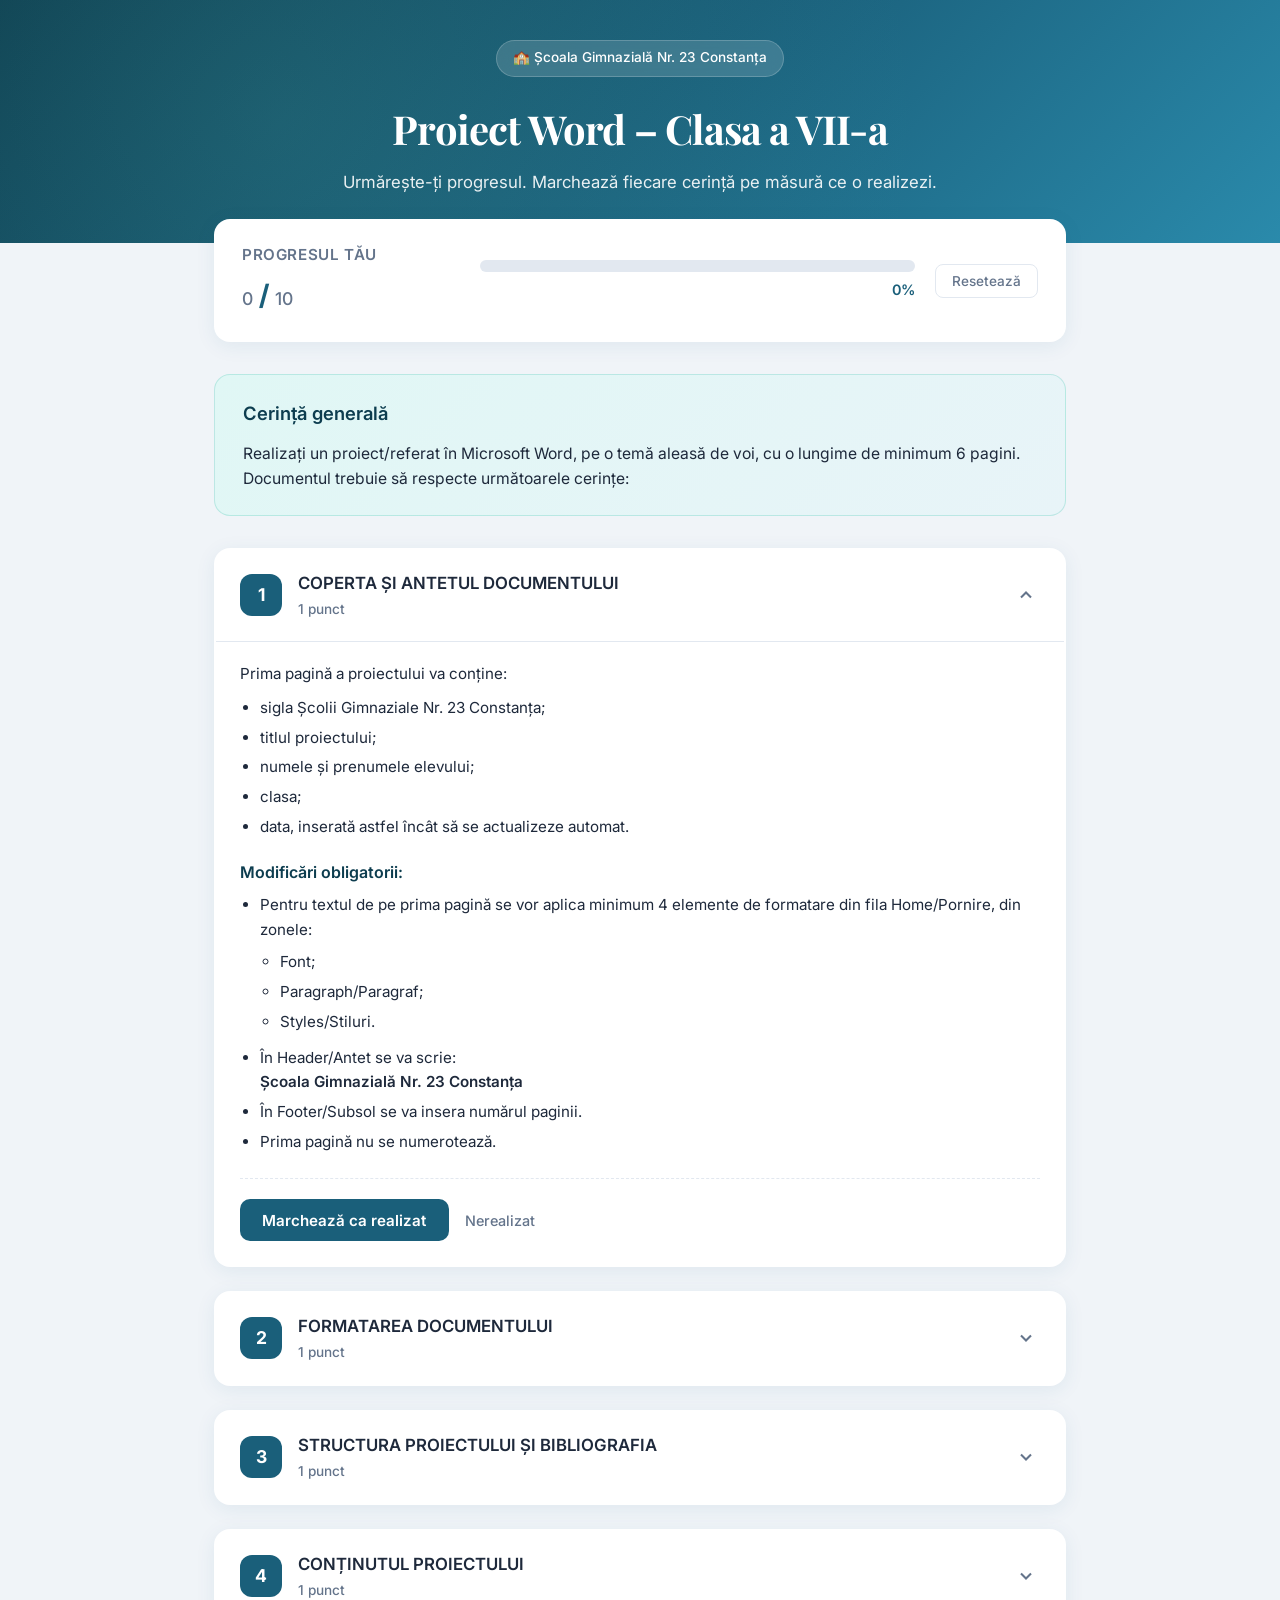
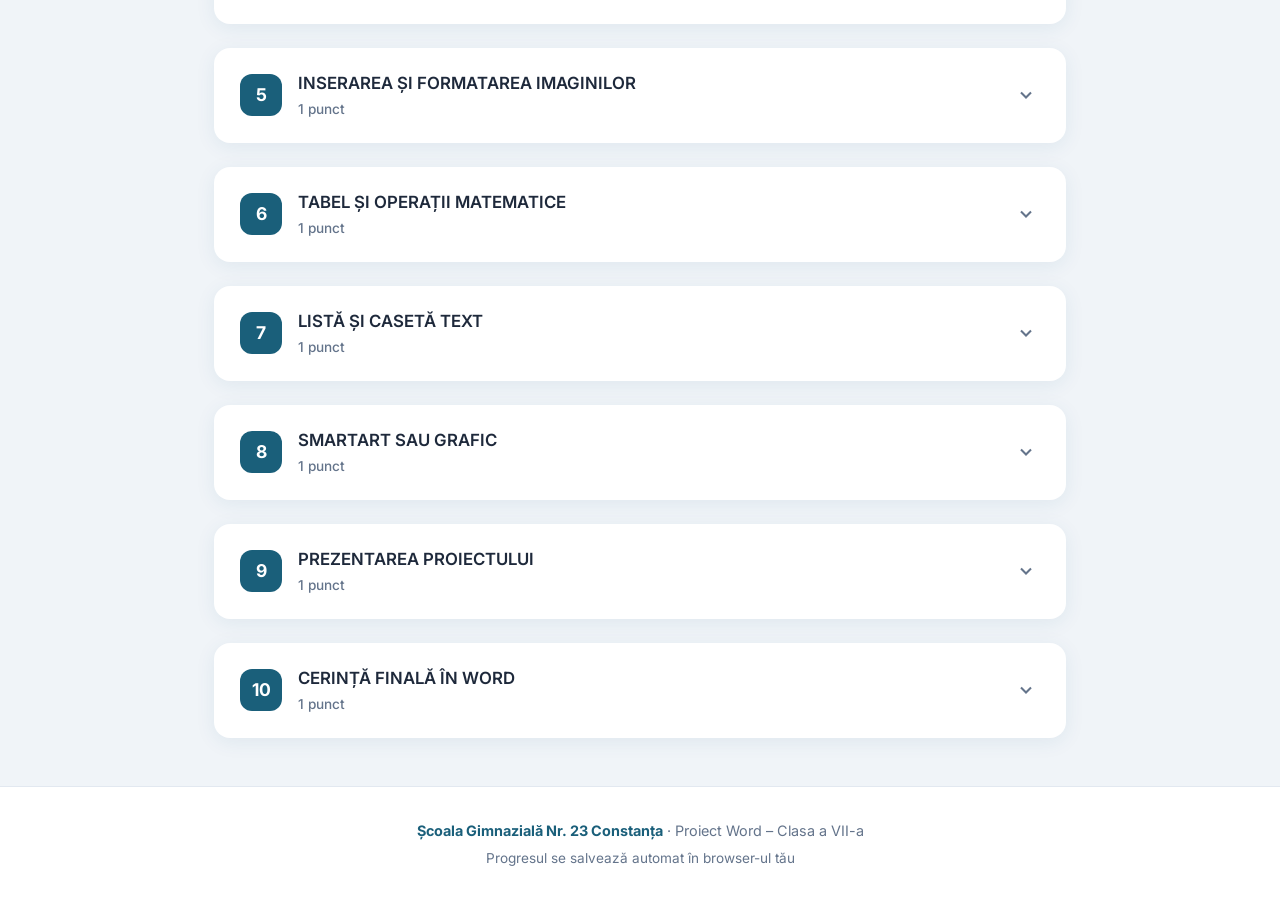
<file: assets/proiect-word-clasa-7.html>
<!DOCTYPE html>
<html lang="ro">
<head>
  <meta charset="UTF-8">
  <meta name="viewport" content="width=device-width, initial-scale=1.0">
  <title>Proiect Word – Clasa a VII-a | Școala Gimnazială Nr. 23 Constanța</title>
  <link rel="preconnect" href="https://fonts.googleapis.com">
  <link rel="preconnect" href="https://fonts.gstatic.com" crossorigin>
  <link href="https://fonts.googleapis.com/css2?family=Inter:wght@400;500;600;700&family=Playfair+Display:wght@600;700&display=swap" rel="stylesheet">
  <style>
    :root {
      --primary: #1a5f7a;
      --primary-light: #2a8aab;
      --primary-dark: #0d3d4f;
      --accent: #57c5b6;
      --success: #2e7d32;
      --success-bg: #e8f5e9;
      --warning: #f9a825;
      --bg: #f0f4f8;
      --card: #ffffff;
      --text: #1e293b;
      --text-muted: #64748b;
      --border: #e2e8f0;
      --shadow: 0 4px 20px rgba(26, 95, 122, 0.08);
      --shadow-hover: 0 8px 30px rgba(26, 95, 122, 0.15);
      --radius: 16px;
    }

    * {
      margin: 0;
      padding: 0;
      box-sizing: border-box;
    }

    body {
      font-family: 'Inter', system-ui, sans-serif;
      background: var(--bg);
      color: var(--text);
      line-height: 1.6;
      min-height: 100vh;
    }

    /* Header */
    .header {
      background: linear-gradient(135deg, var(--primary-dark) 0%, var(--primary) 50%, var(--primary-light) 100%);
      color: white;
      padding: 2.5rem 1.5rem 3rem;
      text-align: center;
      position: relative;
      overflow: hidden;
    }

    .header::before {
      content: '';
      position: absolute;
      top: -50%;
      left: -20%;
      width: 140%;
      height: 200%;
      background: radial-gradient(circle at 30% 50%, rgba(87, 197, 182, 0.15) 0%, transparent 50%);
      pointer-events: none;
    }

    .header-content {
      position: relative;
      z-index: 1;
      max-width: 900px;
      margin: 0 auto;
    }

    .school-badge {
      display: inline-flex;
      align-items: center;
      gap: 0.5rem;
      background: rgba(255,255,255,0.15);
      backdrop-filter: blur(8px);
      padding: 0.4rem 1rem;
      border-radius: 50px;
      font-size: 0.85rem;
      font-weight: 500;
      margin-bottom: 1.25rem;
      border: 1px solid rgba(255,255,255,0.2);
    }

    .header h1 {
      font-family: 'Playfair Display', serif;
      font-size: clamp(1.75rem, 4vw, 2.5rem);
      font-weight: 700;
      margin-bottom: 0.5rem;
      letter-spacing: -0.02em;
    }

    .header p {
      opacity: 0.9;
      font-size: 1.05rem;
      max-width: 600px;
      margin: 0 auto;
    }

    /* Progress section */
    .progress-section {
      max-width: 900px;
      margin: -1.5rem auto 0;
      padding: 0 1.5rem;
      position: relative;
      z-index: 2;
    }

    .progress-card {
      background: var(--card);
      border-radius: var(--radius);
      padding: 1.5rem 1.75rem;
      box-shadow: var(--shadow);
      display: flex;
      flex-wrap: wrap;
      align-items: center;
      gap: 1.25rem;
    }

    .progress-info {
      flex: 1;
      min-width: 180px;
    }

    .progress-info h2 {
      font-size: 0.95rem;
      font-weight: 600;
      color: var(--text-muted);
      margin-bottom: 0.35rem;
      text-transform: uppercase;
      letter-spacing: 0.04em;
    }

    .progress-count {
      font-size: 1.75rem;
      font-weight: 700;
      color: var(--primary);
    }

    .progress-count span {
      font-size: 1.1rem;
      font-weight: 500;
      color: var(--text-muted);
    }

    .progress-bar-wrap {
      flex: 2;
      min-width: 200px;
    }

    .progress-bar-bg {
      height: 12px;
      background: #e2e8f0;
      border-radius: 50px;
      overflow: hidden;
    }

    .progress-bar-fill {
      height: 100%;
      background: linear-gradient(90deg, var(--accent), var(--primary-light));
      border-radius: 50px;
      width: 0%;
      transition: width 0.5s cubic-bezier(0.4, 0, 0.2, 1);
    }

    .progress-percent {
      font-size: 0.9rem;
      font-weight: 600;
      color: var(--primary);
      margin-top: 0.4rem;
      text-align: right;
    }

    .reset-btn {
      background: transparent;
      border: 1.5px solid var(--border);
      color: var(--text-muted);
      padding: 0.5rem 1rem;
      border-radius: 8px;
      font-size: 0.85rem;
      font-weight: 500;
      cursor: pointer;
      transition: all 0.2s;
      font-family: inherit;
    }

    .reset-btn:hover {
      border-color: #ef4444;
      color: #ef4444;
      background: #fef2f2;
    }

    /* Main content */
    .main {
      max-width: 900px;
      margin: 2rem auto 3rem;
      padding: 0 1.5rem;
    }

    .intro-box {
      background: linear-gradient(135deg, #e0f7f5 0%, #e8f4f8 100%);
      border: 1px solid rgba(87, 197, 182, 0.3);
      border-radius: var(--radius);
      padding: 1.5rem 1.75rem;
      margin-bottom: 2rem;
    }

    .intro-box h2 {
      font-size: 1.15rem;
      font-weight: 600;
      color: var(--primary-dark);
      margin-bottom: 0.75rem;
    }

    .intro-box p {
      color: var(--text);
      font-size: 0.98rem;
    }

    /* Requirement cards */
    .req-card {
      background: var(--card);
      border-radius: var(--radius);
      box-shadow: var(--shadow);
      margin-bottom: 1.5rem;
      overflow: hidden;
      border: 2px solid transparent;
      transition: all 0.3s ease;
    }

    .req-card.completed {
      border-color: var(--success);
      background: linear-gradient(to right, var(--success-bg) 0%, var(--card) 12%);
    }

    .req-header {
      display: flex;
      align-items: center;
      gap: 1rem;
      padding: 1.25rem 1.5rem;
      cursor: pointer;
      user-select: none;
      transition: background 0.2s;
    }

    .req-header:hover {
      background: #f8fafc;
    }

    .req-card.completed .req-header:hover {
      background: #e8f5e9;
    }

    .req-number {
      width: 42px;
      height: 42px;
      border-radius: 12px;
      background: var(--primary);
      color: white;
      display: flex;
      align-items: center;
      justify-content: center;
      font-weight: 700;
      font-size: 1.1rem;
      flex-shrink: 0;
      transition: all 0.3s;
    }

    .req-card.completed .req-number {
      background: var(--success);
    }

    .req-number .check-icon {
      display: none;
      font-size: 1.3rem;
    }

    .req-card.completed .req-number .num {
      display: none;
    }

    .req-card.completed .req-number .check-icon {
      display: block;
    }

    .req-title-wrap {
      flex: 1;
      min-width: 0;
    }

    .req-title {
      font-size: 1.05rem;
      font-weight: 600;
      color: var(--text);
      margin-bottom: 0.15rem;
    }

    .req-points {
      font-size: 0.85rem;
      color: var(--text-muted);
      font-weight: 500;
    }

    .req-card.completed .req-title {
      color: var(--success);
    }

    .toggle-icon {
      width: 28px;
      height: 28px;
      display: flex;
      align-items: center;
      justify-content: center;
      color: var(--text-muted);
      transition: transform 0.3s;
      flex-shrink: 0;
    }

    .req-card.open .toggle-icon {
      transform: rotate(180deg);
    }

    .req-body {
      display: none;
      padding: 0 1.5rem 1.5rem;
      border-top: 1px solid var(--border);
    }

    .req-card.open .req-body {
      display: block;
    }

    .req-content {
      padding-top: 1.25rem;
      font-size: 0.95rem;
      color: var(--text);
    }

    .req-content h3 {
      font-size: 1rem;
      font-weight: 600;
      margin: 1.25rem 0 0.5rem;
      color: var(--primary-dark);
    }

    .req-content h3:first-child {
      margin-top: 0;
    }

    .req-content ul, .req-content ol {
      margin: 0.5rem 0 0.75rem 1.25rem;
    }

    .req-content li {
      margin-bottom: 0.35rem;
    }

    .req-content p {
      margin-bottom: 0.6rem;
    }

    .req-content strong {
      font-weight: 600;
    }

    .req-content em {
      font-style: italic;
    }

    .example-box {
      background: #f8fafc;
      border-left: 4px solid var(--accent);
      padding: 0.85rem 1.1rem;
      margin: 0.75rem 0;
      border-radius: 0 8px 8px 0;
      font-size: 0.92rem;
    }

    .attention-box {
      background: #fff8e1;
      border: 1px solid #ffe082;
      border-radius: 10px;
      padding: 0.85rem 1.1rem;
      margin: 0.75rem 0;
      font-size: 0.92rem;
    }

    .attention-box strong {
      color: #f57f17;
    }

    /* Action button */
    .action-row {
      margin-top: 1.5rem;
      padding-top: 1.25rem;
      border-top: 1px dashed var(--border);
      display: flex;
      align-items: center;
      gap: 1rem;
      flex-wrap: wrap;
    }

    .mark-btn {
      display: inline-flex;
      align-items: center;
      gap: 0.5rem;
      padding: 0.7rem 1.4rem;
      border-radius: 10px;
      font-size: 0.95rem;
      font-weight: 600;
      font-family: inherit;
      cursor: pointer;
      border: none;
      transition: all 0.25s;
    }

    .mark-btn.incomplete {
      background: var(--primary);
      color: white;
    }

    .mark-btn.incomplete:hover {
      background: var(--primary-dark);
      transform: translateY(-1px);
      box-shadow: 0 4px 12px rgba(26, 95, 122, 0.3);
    }

    .mark-btn.complete {
      background: var(--success);
      color: white;
    }

    .mark-btn.complete:hover {
      background: #1b5e20;
    }

    .status-label {
      font-size: 0.9rem;
      font-weight: 500;
      color: var(--text-muted);
    }

    .req-card.completed .status-label {
      color: var(--success);
    }

    /* Footer */
    .footer {
      text-align: center;
      padding: 2rem 1.5rem;
      color: var(--text-muted);
      font-size: 0.9rem;
      border-top: 1px solid var(--border);
      background: white;
    }

    .footer strong {
      color: var(--primary);
    }

    /* Confetti celebration */
    .celebration {
      position: fixed;
      top: 0;
      left: 0;
      width: 100%;
      height: 100%;
      pointer-events: none;
      z-index: 9999;
      display: none;
    }

    .celebration.show {
      display: block;
    }

    @media (max-width: 600px) {
      .progress-card {
        flex-direction: column;
        align-items: stretch;
      }

      .req-header {
        padding: 1rem;
      }

      .req-body {
        padding: 0 1rem 1.25rem;
      }

      .mark-btn {
        width: 100%;
        justify-content: center;
      }
    }
  </style>
</head>
<body>
  <header class="header">
    <div class="header-content">
      <div class="school-badge">
        🏫 Școala Gimnazială Nr. 23 Constanța
      </div>
      <h1>Proiect Word – Clasa a VII-a</h1>
      <p>Urmărește-ți progresul. Marchează fiecare cerință pe măsură ce o realizezi.</p>
    </div>
  </header>

  <div class="progress-section">
    <div class="progress-card">
      <div class="progress-info">
        <h2>Progresul tău</h2>
        <div class="progress-count"><span id="done-count">0</span> / <span>10</span></div>
      </div>
      <div class="progress-bar-wrap">
        <div class="progress-bar-bg">
          <div class="progress-bar-fill" id="progress-fill"></div>
        </div>
        <div class="progress-percent" id="progress-percent">0%</div>
      </div>
      <button class="reset-btn" id="reset-btn" title="Resetează tot progresul">Resetează</button>
    </div>
  </div>

  <main class="main">
    <div class="intro-box">
      <h2>Cerință generală</h2>
      <p>Realizați un proiect/referat în Microsoft Word, pe o temă aleasă de voi, cu o lungime de minimum 6 pagini.<br>
      Documentul trebuie să respecte următoarele cerințe:</p>
    </div>

    <!-- 1 -->
    <div class="req-card" data-id="1">
      <div class="req-header" onclick="toggleCard(this)">
        <div class="req-number"><span class="num">1</span><span class="check-icon">✓</span></div>
        <div class="req-title-wrap">
          <div class="req-title">COPERTA ȘI ANTETUL DOCUMENTULUI</div>
          <div class="req-points">1 punct</div>
        </div>
        <div class="toggle-icon">
          <svg width="20" height="20" viewBox="0 0 24 24" fill="none" stroke="currentColor" stroke-width="2.5"><path d="M6 9l6 6 6-6"/></svg>
        </div>
      </div>
      <div class="req-body">
        <div class="req-content">
          <p>Prima pagină a proiectului va conține:</p>
          <ul>
            <li>sigla Școlii Gimnaziale Nr. 23 Constanța;</li>
            <li>titlul proiectului;</li>
            <li>numele și prenumele elevului;</li>
            <li>clasa;</li>
            <li>data, inserată astfel încât să se actualizeze automat.</li>
          </ul>
          <h3>Modificări obligatorii:</h3>
          <ul>
     
            <li>Pentru textul de pe prima pagină se vor aplica minimum 4 elemente de formatare din fila Home/Pornire, din zonele:
              <ul>
                <li>Font;</li>
                <li>Paragraph/Paragraf;</li>
                <li>Styles/Stiluri.</li>
              </ul>
            </li>
            <li>În Header/Antet se va scrie:<br><strong>Școala Gimnazială Nr. 23 Constanța</strong></li>
            <li>În Footer/Subsol se va insera numărul paginii.</li>
            <li>Prima pagină nu se numerotează.</li>
          </ul>
        </div>
        <div class="action-row">
          <button class="mark-btn incomplete" onclick="toggleComplete(event, 1)">Marchează ca realizat</button>
          <span class="status-label" id="status-1">Nerealizat</span>
        </div>
      </div>
    </div>

    <!-- 2 -->
    <div class="req-card" data-id="2">
      <div class="req-header" onclick="toggleCard(this)">
        <div class="req-number"><span class="num">2</span><span class="check-icon">✓</span></div>
        <div class="req-title-wrap">
          <div class="req-title">FORMATAREA DOCUMENTULUI</div>
          <div class="req-points">1 punct</div>
        </div>
        <div class="toggle-icon">
          <svg width="20" height="20" viewBox="0 0 24 24" fill="none" stroke="currentColor" stroke-width="2.5"><path d="M6 9l6 6 6-6"/></svg>
        </div>
      </div>
      <div class="req-body">
        <div class="req-content">
          <p>Întregul document trebuie să respecte următoarele setări:</p>
          <h3>Dimensiunea paginii</h3>
          <ul>
            <li>Format: A4</li>
          </ul>
          <h3>Margini</h3>
          <ul>
            <li>Sus: 2 cm</li>
            <li>Jos: 2 cm</li>
            <li>Stânga: 2,5 cm</li>
            <li>Dreapta: 2 cm</li>
          </ul>
          <h3>Text</h3>
          <ul>
            <li>Font: Times New Roman</li>
            <li>Dimensiune: 12 pt</li>
            <li>Aliniere: Justify</li>
            <li>Spațiere între rânduri: Single</li>
            <li>Prima linie a fiecărui paragraf: indentare de 1 cm</li>
            <li>Spațiere după paragraf: 0 pt</li>
          </ul>
          <div class="attention-box">
            <strong>Atenție:</strong> spațierea dintre rânduri trebuie să fie Single, nu 1,5 Lines.
          </div>
        </div>
        <div class="action-row">
          <button class="mark-btn incomplete" onclick="toggleComplete(event, 2)">Marchează ca realizat</button>
          <span class="status-label" id="status-2">Nerealizat</span>
        </div>
      </div>
    </div>

    <!-- 3 -->
    <div class="req-card" data-id="3">
      <div class="req-header" onclick="toggleCard(this)">
        <div class="req-number"><span class="num">3</span><span class="check-icon">✓</span></div>
        <div class="req-title-wrap">
          <div class="req-title">STRUCTURA PROIECTULUI ȘI BIBLIOGRAFIA</div>
          <div class="req-points">1 punct</div>
        </div>
        <div class="toggle-icon">
          <svg width="20" height="20" viewBox="0 0 24 24" fill="none" stroke="currentColor" stroke-width="2.5"><path d="M6 9l6 6 6-6"/></svg>
        </div>
      </div>
      <div class="req-body">
        <div class="req-content">
          <p>Proiectul trebuie să conțină minimum 3 capitole/subtitluri.</p>
          <div class="example-box">
            <strong>Exemplu:</strong><br>
            • 1. Introducere<br>
            • 2. Conținutul temei<br>
            • 3. Concluzii
          </div>
          <p>La finalul proiectului se va realiza o secțiune intitulată:</p>
          <p><strong>Bibliografie / Surse</strong></p>
          <p>Sursele utilizate vor fi numerotate:</p>
          <ol>
            <li>Sursa 1</li>
            <li>Sursa 2</li>
            <li>Sursa 3</li>
          </ol>
          <p>Atunci când este utilizată o informație dintr-o sursă, numărul acesteia va fi menționat la finalul paragrafului, între paranteze pătrate.</p>
          <div class="example-box">
            <strong>Exemplu:</strong><br>
            Internetul reprezintă una dintre cele mai importante surse de informare din prezent. [1]<br><br>
            Dacă în același paragraf sunt utilizate două surse:<br>
            [1], [2]
          </div>
        </div>
        <div class="action-row">
          <button class="mark-btn incomplete" onclick="toggleComplete(event, 3)">Marchează ca realizat</button>
          <span class="status-label" id="status-3">Nerealizat</span>
        </div>
      </div>
    </div>

    <!-- 4 -->
    <div class="req-card" data-id="4">
      <div class="req-header" onclick="toggleCard(this)">
        <div class="req-number"><span class="num">4</span><span class="check-icon">✓</span></div>
        <div class="req-title-wrap">
          <div class="req-title">CONȚINUTUL PROIECTULUI</div>
          <div class="req-points">1 punct</div>
        </div>
        <div class="toggle-icon">
          <svg width="20" height="20" viewBox="0 0 24 24" fill="none" stroke="currentColor" stroke-width="2.5"><path d="M6 9l6 6 6-6"/></svg>
        </div>
      </div>
      <div class="req-body">
        <div class="req-content">
          <p>Conținutul proiectului trebuie să fie corect și relevant pentru tema aleasă.</p>
          <p>Informațiile trebuie să fie redactate de elev într-o formă proprie.</p>
          <div class="attention-box">
            <strong>Atenție:</strong> Nu copiați integral informații de pe Internet. Citiți informația, înțelegeți-o și apoi prezentați-o cu propriile cuvinte.
          </div>
          <p>Proiectul trebuie să demonstreze că informațiile au fost înțelese și prelucrate de elev.</p>
        </div>
        <div class="action-row">
          <button class="mark-btn incomplete" onclick="toggleComplete(event, 4)">Marchează ca realizat</button>
          <span class="status-label" id="status-4">Nerealizat</span>
        </div>
      </div>
    </div>

    <!-- 5 -->
    <div class="req-card" data-id="5">
      <div class="req-header" onclick="toggleCard(this)">
        <div class="req-number"><span class="num">5</span><span class="check-icon">✓</span></div>
        <div class="req-title-wrap">
          <div class="req-title">INSERAREA ȘI FORMATAREA IMAGINILOR</div>
          <div class="req-points">1 punct</div>
        </div>
        <div class="toggle-icon">
          <svg width="20" height="20" viewBox="0 0 24 24" fill="none" stroke="currentColor" stroke-width="2.5"><path d="M6 9l6 6 6-6"/></svg>
        </div>
      </div>
      <div class="req-body">
        <div class="req-content">
          <p>În proiect trebuie să fie inserate minimum 4 imagini, relevante pentru tema aleasă.</p>
          <p>Imaginile trebuie:</p>
          <ul>
            <li>să fie redimensionate corespunzător;</li>
            <li>să fie poziționate corect în pagină;</li>
            <li>să fie integrate în text;</li>
            <li>să fie formatate folosind opțiunile disponibile pentru imagini.</li>
          </ul>
          <h3>Modificare obligatorie:</h3>
          <p>Pentru cel puțin 2 imagini, textul trebuie să fie poziționat în jurul imaginii folosind:</p>
          <p><strong>Picture Format → Wrap Text → Square</strong><br>
          sau o altă opțiune de încadrare potrivită.</p>
          <p>Imaginea nu trebuie să acopere textul și nici să fie poziționată necorespunzător în pagină.</p>
        </div>
        <div class="action-row">
          <button class="mark-btn incomplete" onclick="toggleComplete(event, 5)">Marchează ca realizat</button>
          <span class="status-label" id="status-5">Nerealizat</span>
        </div>
      </div>
    </div>

    <!-- 6 -->
    <div class="req-card" data-id="6">
      <div class="req-header" onclick="toggleCard(this)">
        <div class="req-number"><span class="num">6</span><span class="check-icon">✓</span></div>
        <div class="req-title-wrap">
          <div class="req-title">TABEL ȘI OPERAȚII MATEMATICE</div>
          <div class="req-points">1 punct</div>
        </div>
        <div class="toggle-icon">
          <svg width="20" height="20" viewBox="0 0 24 24" fill="none" stroke="currentColor" stroke-width="2.5"><path d="M6 9l6 6 6-6"/></svg>
        </div>
      </div>
      <div class="req-body">
        <div class="req-content">
          <p>În proiect trebuie inserat minimum un tabel cu informații relevante pentru tema aleasă.</p>
          <p>Tabelul trebuie:</p>
          <ul>
            <li>să conțină informații relevante;</li>
            <li>să aibă cel puțin o coloană/rând cu valori numerice;</li>
            <li>să conțină cel puțin o formulă aplicată valorilor numerice.</li>
          </ul>
          <div class="example-box">
            <strong>Exemplu de formulă:</strong><br>
            SUM – pentru calcularea unui total.
          </div>
          <h3>Formatarea tabelului:</h3>
          <ul>
            <li>se va aplica un Table Style/Stil de tabel;</li>
            <li>se vor modifica bordurile tabelului;</li>
            <li>textul din celule va fi aliniat central;</li>
            <li>tabelul trebuie să fie poziționat corespunzător în pagină.</li>
          </ul>
        </div>
        <div class="action-row">
          <button class="mark-btn incomplete" onclick="toggleComplete(event, 6)">Marchează ca realizat</button>
          <span class="status-label" id="status-6">Nerealizat</span>
        </div>
      </div>
    </div>

    <!-- 7 -->
    <div class="req-card" data-id="7">
      <div class="req-header" onclick="toggleCard(this)">
        <div class="req-number"><span class="num">7</span><span class="check-icon">✓</span></div>
        <div class="req-title-wrap">
          <div class="req-title">LISTĂ ȘI CASETĂ TEXT</div>
          <div class="req-points">1 punct</div>
        </div>
        <div class="toggle-icon">
          <svg width="20" height="20" viewBox="0 0 24 24" fill="none" stroke="currentColor" stroke-width="2.5"><path d="M6 9l6 6 6-6"/></svg>
        </div>
      </div>
      <div class="req-body">
        <div class="req-content">
          <p>În proiect trebuie să existe:</p>
          <h3>O listă</h3>
          <p>Lista poate fi:</p>
          <ul>
            <li>Bullets (marcatori)</li>
            <li>sau</li>
            <li>Numbering (numerotare).</li>
          </ul>
          <div class="example-box">
            <strong>Exemplu:</strong><br>
            Avantajele tehnologiei:<br>
            • acces rapid la informații;<br>
            • comunicare;<br>
            • educație;<br>
            • divertisment.
          </div>
          <h3>Casetă text</h3>
          <p>Se va insera cel puțin o casetă text (Text Box).</p>
          <p>Caseta trebuie să conțină o informație relevantă pentru tema proiectului.</p>
          <div class="example-box">
            <strong>Exemplu:</strong><br>
            Știați că?<br>
            Primul calculator electronic a ocupat o încăpere întreagă.
          </div>
          <p>Caseta trebuie să fie formatată și poziționată corespunzător în pagină.</p>
        </div>
        <div class="action-row">
          <button class="mark-btn incomplete" onclick="toggleComplete(event, 7)">Marchează ca realizat</button>
          <span class="status-label" id="status-7">Nerealizat</span>
        </div>
      </div>
    </div>

    <!-- 8 -->
    <div class="req-card" data-id="8">
      <div class="req-header" onclick="toggleCard(this)">
        <div class="req-number"><span class="num">8</span><span class="check-icon">✓</span></div>
        <div class="req-title-wrap">
          <div class="req-title">SMARTART SAU GRAFIC</div>
          <div class="req-points">1 punct</div>
        </div>
        <div class="toggle-icon">
          <svg width="20" height="20" viewBox="0 0 24 24" fill="none" stroke="currentColor" stroke-width="2.5"><path d="M6 9l6 6 6-6"/></svg>
        </div>
      </div>
      <div class="req-body">
        <div class="req-content">
          <p>În proiect trebuie inserat un SmartArt sau un grafic (Chart) relevant pentru tema aleasă.</p>
          <h3>Varianta 1 – SmartArt</h3>
          <p>SmartArt-ul trebuie să prezinte informații legate de tema proiectului.</p>
          <div class="example-box">
            <strong>Exemplu:</strong><br>
            Tehnologie → Internet → Aplicații → Utilizatori
          </div>
          <h3>Varianta 2 – Grafic</h3>
          <p>Graficul trebuie să prezinte date relevante pentru tema aleasă.</p>
          <p>Datele pot fi:</p>
          <ul>
            <li>preluate dintr-o sursă;</li>
            <li>calculate de elev;</li>
            <li>inventate, dacă sunt prezentate clar ca exemple.</li>
          </ul>
          <p>SmartArt-ul/graficul trebuie să aibă un titlu și să fie formatat corespunzător.</p>
        </div>
        <div class="action-row">
          <button class="mark-btn incomplete" onclick="toggleComplete(event, 8)">Marchează ca realizat</button>
          <span class="status-label" id="status-8">Nerealizat</span>
        </div>
      </div>
    </div>

    <!-- 9 -->
    <div class="req-card" data-id="9">
      <div class="req-header" onclick="toggleCard(this)">
        <div class="req-number"><span class="num">9</span><span class="check-icon">✓</span></div>
        <div class="req-title-wrap">
          <div class="req-title">PREZENTAREA PROIECTULUI</div>
          <div class="req-points">1 punct</div>
        </div>
        <div class="toggle-icon">
          <svg width="20" height="20" viewBox="0 0 24 24" fill="none" stroke="currentColor" stroke-width="2.5"><path d="M6 9l6 6 6-6"/></svg>
        </div>
      </div>
      <div class="req-body">
        <div class="req-content">
          <p>La final, fiecare elev va prezenta proiectul</p>
          <p>Prezentarea o să dureze aproximativ 3–5 minute </p>
       
        </div>
        <div class="action-row">
          <button class="mark-btn incomplete" onclick="toggleComplete(event, 9)">Marchează ca realizat</button>
          <span class="status-label" id="status-9">Nerealizat</span>
        </div>
      </div>
    </div>

    <!-- 10 -->
    <div class="req-card" data-id="10">
      <div class="req-header" onclick="toggleCard(this)">
        <div class="req-number"><span class="num">10</span><span class="check-icon">✓</span></div>
        <div class="req-title-wrap">
          <div class="req-title">CERINȚĂ FINALĂ ÎN WORD</div>
          <div class="req-points">1 punct</div>
        </div>
        <div class="toggle-icon">
          <svg width="20" height="20" viewBox="0 0 24 24" fill="none" stroke="currentColor" stroke-width="2.5"><path d="M6 9l6 6 6-6"/></svg>
        </div>
      </div>
      <div class="req-body">
        <div class="req-content">
          <p>Voi adresa o intrebare din word sau voi cere sa se realizeze o mica modificare in proiect</p>
        </div>
        <div class="action-row">
          <button class="mark-btn incomplete" onclick="toggleComplete(event, 10)">Marchează ca realizat</button>
          <span class="status-label" id="status-10">Nerealizat</span>
        </div>
      </div>
    </div>
  </main>

  <footer class="footer">
    <p><strong>Școala Gimnazială Nr. 23 Constanța</strong> · Proiect Word – Clasa a VII-a</p>
    <p style="margin-top: 0.35rem; font-size: 0.85rem;">Progresul se salvează automat în browser-ul tău</p>
  </footer>

  <div class="celebration" id="celebration"></div>

  <script>
    const STORAGE_KEY = 'proiect-word-vii-progress';
    let completed = {};

    function loadProgress() {
      try {
        const saved = localStorage.getItem(STORAGE_KEY);
        if (saved) completed = JSON.parse(saved);
      } catch (e) {
        completed = {};
      }
      updateUI();
    }

    function saveProgress() {
      localStorage.setItem(STORAGE_KEY, JSON.stringify(completed));
    }

    function toggleCard(header) {
      const card = header.closest('.req-card');
      card.classList.toggle('open');
    }

    function toggleComplete(event, id) {
      event.stopPropagation();
      completed[id] = !completed[id];
      saveProgress();
      updateUI();

      if (Object.values(completed).filter(Boolean).length === 10) {
        celebrate();
      }
    }

    function updateUI() {
      let count = 0;
      for (let i = 1; i <= 10; i++) {
        const card = document.querySelector(`.req-card[data-id="${i}"]`);
        const btn = card.querySelector('.mark-btn');
        const status = document.getElementById(`status-${i}`);

        if (completed[i]) {
          count++;
          card.classList.add('completed');
          btn.className = 'mark-btn complete';
          btn.textContent = '✓ Realizat – Anulează';
          status.textContent = '✓ Realizat';
        } else {
          card.classList.remove('completed');
          btn.className = 'mark-btn incomplete';
          btn.textContent = 'Marchează ca realizat';
          status.textContent = 'Nerealizat';
        }
      }

      document.getElementById('done-count').textContent = count;
      const percent = Math.round((count / 10) * 100);
      document.getElementById('progress-fill').style.width = percent + '%';
      document.getElementById('progress-percent').textContent = percent + '%';
    }

    function celebrate() {
      const el = document.getElementById('celebration');
      el.classList.add('show');
      el.innerHTML = '';
      const colors = ['#1a5f7a', '#57c5b6', '#2e7d32', '#f9a825', '#e91e63', '#9c27b0'];
      for (let i = 0; i < 60; i++) {
        const conf = document.createElement('div');
        conf.style.cssText = `
          position: absolute;
          width: ${6 + Math.random() * 8}px;
          height: ${6 + Math.random() * 8}px;
          background: ${colors[Math.floor(Math.random() * colors.length)]};
          left: ${Math.random() * 100}%;
          top: -20px;
          border-radius: ${Math.random() > 0.5 ? '50%' : '2px'};
          animation: fall ${2 + Math.random() * 2}s linear forwards;
          opacity: 0.9;
        `;
        el.appendChild(conf);
      }
      if (!document.getElementById('confetti-style')) {
        const style = document.createElement('style');
        style.id = 'confetti-style';
        style.textContent = `
          @keyframes fall {
            to {
              transform: translateY(100vh) rotate(${Math.random() * 360}deg);
              opacity: 0;
            }
          }
        `;
        document.head.appendChild(style);
      }
      setTimeout(() => {
        el.classList.remove('show');
        el.innerHTML = '';
      }, 4000);
    }

    document.getElementById('reset-btn').addEventListener('click', () => {
      if (confirm('Sigur vrei să resetezi tot progresul?')) {
        completed = {};
        saveProgress();
        updateUI();
      }
    });

    // Open first incomplete card on load
    loadProgress();
    const firstIncomplete = document.querySelector('.req-card:not(.completed)');
    if (firstIncomplete) firstIncomplete.classList.add('open');
  </script>
</body>
</html>
</file>
<file: style.css>
/* =========================================================
   Informatică — identitate vizuală comună
   Paletă & tipografie definite o singură dată, folosite peste tot.
   ========================================================= */

@import url('https://fonts.googleapis.com/css2?family=Baloo+2:wght@500;600;700;800&family=Karla:wght@400;500;600;700&display=swap');

:root{
  --ink: #1c2430;
  --ink-soft: #4b5568;
  --paper: #faf6ec;
  --paper-deep: #f2ead8;
  --card: #ffffff;
  --line: #e6dcc3;

  --teal: #0e6e66;
  --teal-dark: #0a4b45;
  --teal-tint: #e5f1ee;

  --amber: #ee9c3a;
  --amber-dark: #c97418;
  --amber-tint: #fdf1de;

  --coral: #e8654e;
  --coral-dark: #c94a35;
  --coral-tint: #fbe9e4;

  --plum: #6a4c8c;
  --plum-tint: #efe7f5;

  --radius-s: 10px;
  --radius-m: 16px;
  --radius-l: 26px;

  --shadow-card: 0 2px 0 var(--line), 0 14px 30px -18px rgba(28,36,48,.35);
}

*{ box-sizing: border-box; }
html{ scroll-behavior: smooth; }

body{
  margin:0;
  font-family: 'Karla', system-ui, sans-serif;
  color: var(--ink);
  background: var(--paper);
  -webkit-font-smoothing: antialiased;
}

h1,h2,h3,h4, .display{
  font-family: 'Baloo 2', system-ui, sans-serif;
  font-weight: 700;
  line-height: 1.15;
  margin: 0;
  color: var(--teal-dark);
}

p{ line-height: 1.65; margin: 0 0 .9em; color: var(--ink); max-width: 68ch; }
img{ max-width:100%; display:block; }

a{ color: inherit; }

.badge{
  display:inline-flex; align-items:center; gap:.4em;
  font-family:'Baloo 2', sans-serif; font-weight:600; font-size:.8rem;
  padding: .3em .9em; border-radius: 999px;
  background: var(--amber-tint); color: var(--amber-dark);
  border: 1px solid #f0d6a8;
}

.container{
  max-width: 1120px;
  margin: 0 auto;
  padding: 0 clamp(18px, 4vw, 48px);
}

/* Reținut / definiție */
.retine{
  background: var(--teal-tint);
  border: 1px solid #c9e2dc;
  border-left: 6px solid var(--teal);
  border-radius: var(--radius-m);
  padding: 22px 26px;
  margin: 22px 0;
}
.retine .tag{
  font-family:'Baloo 2',sans-serif; font-weight:700; color: var(--teal);
  text-transform: none;
  font-size: 1rem;
  display:flex; align-items:center; gap:.5em;
  margin-bottom:.5em;
}

.sfat{
  background: var(--amber-tint);
  border: 1px solid #f2d9a6;
  border-left: 6px solid var(--amber);
  border-radius: var(--radius-m);
  padding: 22px 26px;
  margin: 22px 0;
}
.sfat .tag{ font-family:'Baloo 2',sans-serif; font-weight:700; color:var(--amber-dark); margin-bottom:.5em; display:flex; gap:.5em; align-items:center;}

.info-fapt{
  background: var(--plum-tint);
  border: 1px dashed #cdb7e3;
  border-radius: var(--radius-m);
  padding: 16px 22px;
  margin: 20px 0;
  font-size: .96rem;
}
.info-fapt strong{ color: var(--plum); }

.avertisment{
  background: var(--coral-tint);
  border: 1px solid #f2c6ba;
  border-left: 6px solid var(--coral);
  border-radius: var(--radius-m);
  padding: 22px 26px;
  margin: 22px 0;
}
.avertisment .tag{ font-family:'Baloo 2',sans-serif; font-weight:700; color:var(--coral-dark); margin-bottom:.5em; display:flex; gap:.5em; align-items:center; }

.figure{
  background: var(--card);
  border: 1px solid var(--line);
  border-radius: var(--radius-m);
  padding: 14px;
  box-shadow: var(--shadow-card);
  margin: 18px 0;
}
.figure img{ border-radius: 8px; }
.figure figcaption{
  font-size: .86rem;
  color: var(--ink-soft);
  margin-top: 10px;
  padding: 0 4px;
}
.figure figcaption b{ color: var(--teal-dark); }

.btn{
  display:inline-flex; align-items:center; gap:.5em;
  font-family:'Baloo 2',sans-serif; font-weight:600; font-size:1rem;
  padding: .8em 1.5em; border-radius: 999px;
  background: var(--teal); color:#fff; border:none; cursor:pointer;
  text-decoration:none;
  transition: transform .15s ease, box-shadow .15s ease;
  box-shadow: 0 8px 20px -8px rgba(14,110,102,.6);
}
.btn:hover{ transform: translateY(-2px); }
.btn.amber{ background: var(--amber); box-shadow: 0 8px 20px -8px rgba(238,156,58,.6); }
.btn.ghost{ background: transparent; color: var(--teal); border: 2px solid var(--teal); box-shadow:none; }

.scroll-x{
  display:flex; gap:16px; overflow-x:auto; padding-bottom:10px;
  scrollbar-width: thin;
}
</file>
